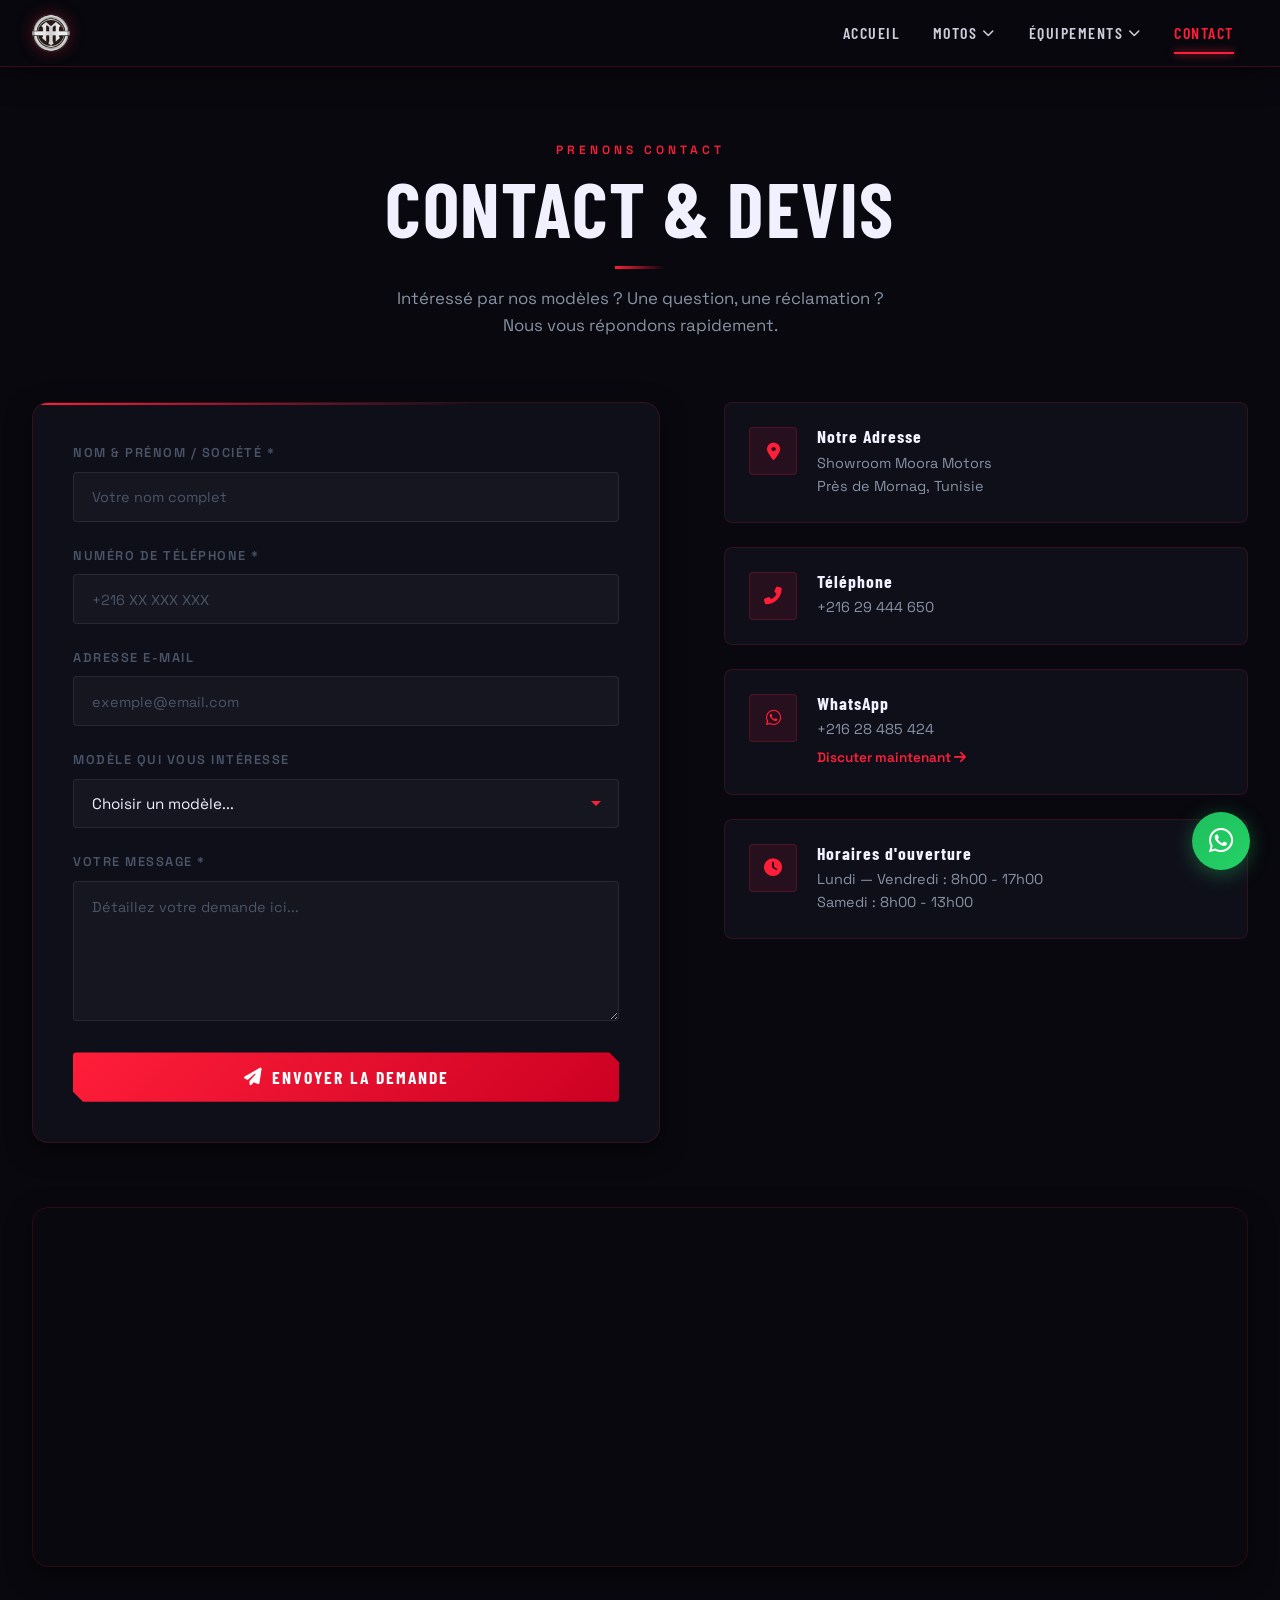
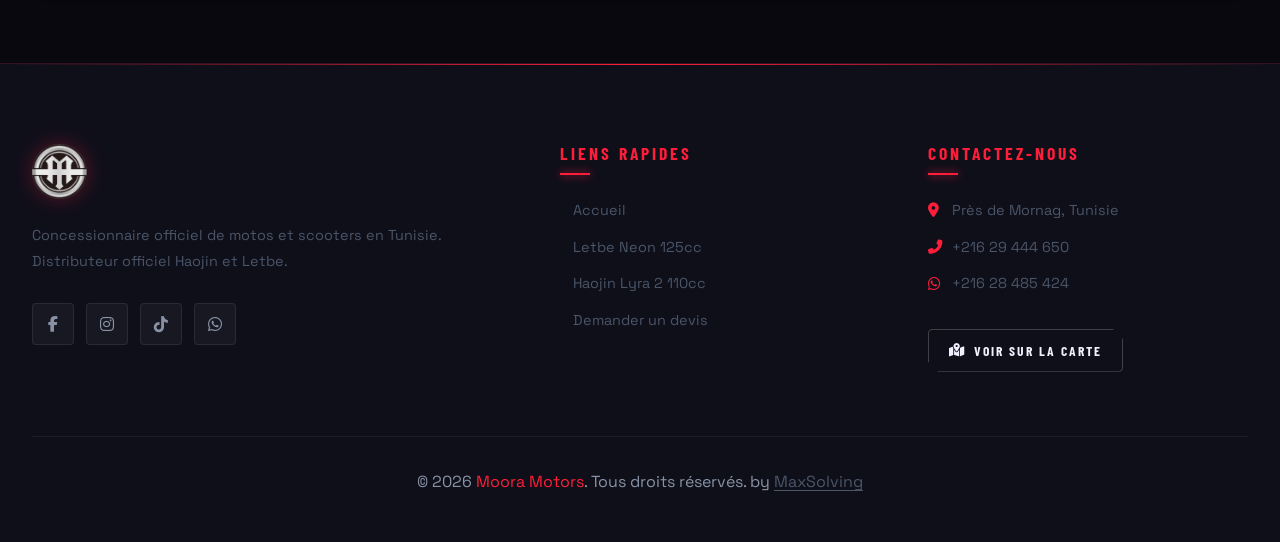
<file: contact.html>
<!DOCTYPE html>
<html lang="fr">
<head>
    <meta charset="UTF-8">
    <meta name="viewport" content="width=device-width, initial-scale=1.0">
    <title>Contact &amp; Devis | Moora Motors Tunisie</title>
    <meta name="description" content="Contactez Moora Motors pour toute demande d'information ou pour obtenir un devis pour nos motos et scooters en Tunisie.">

    <link rel="preconnect" href="https://fonts.googleapis.com">
    <link rel="preconnect" href="https://fonts.gstatic.com" crossorigin>
    <link href="https://fonts.googleapis.com/css2?family=Barlow+Condensed:wght@400;600;700;800&family=Space+Grotesk:wght@400;500;600;700&family=Rajdhani:wght@500;600;700&display=swap" rel="stylesheet">

    <link rel="stylesheet" href="https://cdnjs.cloudflare.com/ajax/libs/font-awesome/6.4.0/css/all.min.css">
    <link href="https://unpkg.com/aos@2.3.1/dist/aos.css" rel="stylesheet">
    <link rel="stylesheet" href="css/page-loader.css">
    <link rel="stylesheet" href="css/style.css">
</head>
<body>

    <!-- ===== NAVBAR ===== -->
    <header class="scrolled">
        <div class="container nav-container">
            <a href="index.html" class="logo">
                <img src="img/logo.png" alt="Moora Motors Logo">
            </a>
            <button class="mobile-toggle" aria-label="Menu"><i class="fas fa-bars"></i></button>
            <nav>
                <ul class="nav-menu">
                    <li class="mobile-close-li" style="display:none;"><button class="mobile-close-btn" aria-label="Fermer"><i class="fas fa-times"></i></button></li>
                    <li><a href="index.html" class="nav-link">Accueil</a></li>
                    <li class="nav-item-dropdown">
                        <a href="#" class="nav-link">Motos <i class="fas fa-chevron-down" style="font-size:0.75em;"></i></a>
                        <ul class="dropdown-content">
                            <li><a href="letbe.html">Letbe Neon 125cc</a></li>
                            <li><a href="haojin.html">Haojin Lyra 2 110cc</a></li>
                        </ul>
                    </li>
                    <li class="nav-item-dropdown">
                        <a href="#" class="nav-link">Équipements <i class="fas fa-chevron-down" style="font-size:0.75em;"></i></a>
                        <ul class="dropdown-content">
                            <li><a href="axor.html">Casques Axor</a></li>
                            <li><a href="vega.html">Casques Vega</a></li>
                            <li><a href="putoline.html">Huiles Putoline</a></li>
                            <li><a href="eurogrip.html">Pneus Eurogrip</a></li>
                        </ul>
                    </li>
                    <li><a href="contact.html" class="nav-link active">Contact</a></li>
                </ul>
            </nav>
        </div>
    </header>

    <!-- ===== CONTACT SECTION ===== -->
    <main class="contact-section">
        <div class="container">
            <h1 class="section-title" data-label="Prenons Contact" data-aos="fade-up">Contact &amp; Devis</h1>
            <p class="section-subtitle" data-aos="fade-up" data-aos-delay="100">
                Intéressé par nos modèles ? Une question, une réclamation ? <br>Nous vous répondons rapidement.
            </p>

            <div class="contact-grid">

                <!-- Form -->
                <div class="contact-form" data-aos="fade-right" data-aos-delay="150">
                    <form action="#" method="POST" id="devisForm">
                        <div class="form-group">
                            <label for="nom">Nom &amp; Prénom / Société *</label>
                            <input type="text" id="nom" name="nom" class="form-control" required placeholder="Votre nom complet">
                        </div>

                        <div class="form-group">
                            <label for="telephone">Numéro de téléphone *</label>
                            <input type="tel" id="telephone" name="telephone" class="form-control" required placeholder="+216 XX XXX XXX">
                        </div>

                        <div class="form-group">
                            <label for="email">Adresse E-mail</label>
                            <input type="email" id="email" name="email" class="form-control" placeholder="exemple@email.com">
                        </div>

                        <div class="form-group">
                            <label for="modele">Modèle qui vous intéresse</label>
                            <select id="modele" name="modele" class="form-control">
                                <option value="">Choisir un modèle...</option>
                                <option value="Letbe Neon">Letbe Neon 125cc — 5 900 DT</option>
                                <option value="Haojin Lyra">Haojin Lyra 2 110cc — 3 700 DT</option>
                                <option value="Autre">Demande Générale</option>
                            </select>
                        </div>

                        <div class="form-group">
                            <label for="message">Votre Message *</label>
                            <textarea id="message" name="message" class="form-control" required placeholder="Détaillez votre demande ici..."></textarea>
                        </div>

                        <button type="submit" class="btn btn-primary" style="width:100%; justify-content:center; font-size:1.1rem;">
                            <i class="fas fa-paper-plane"></i> Envoyer la demande
                        </button>
                    </form>
                </div>

                <!-- Contact Details -->
                <div class="contact-details" data-aos="fade-left" data-aos-delay="200">
                    <div class="contact-info">
                        <div class="info-item">
                            <div class="info-icon"><i class="fas fa-map-marker-alt"></i></div>
                            <div class="info-content">
                                <h3>Notre Adresse</h3>
                                <p>Showroom Moora Motors<br>Près de Mornag, Tunisie</p>
                            </div>
                        </div>

                        <div class="info-item">
                            <div class="info-icon"><i class="fas fa-phone-alt"></i></div>
                            <div class="info-content">
                                <h3>Téléphone</h3>
                                <p>+216 29 444 650</p>
                            </div>
                        </div>

                        <div class="info-item">
                            <div class="info-icon"><i class="fab fa-whatsapp"></i></div>
                            <div class="info-content">
                                <h3>WhatsApp</h3>
                                <p>+216 28 485 424</p>
                                <a href="https://wa.me/21628485424" target="_blank">
                                    Discuter maintenant <i class="fas fa-arrow-right"></i>
                                </a>
                            </div>
                        </div>

                        <div class="info-item">
                            <div class="info-icon"><i class="fas fa-clock"></i></div>
                            <div class="info-content">
                                <h3>Horaires d'ouverture</h3>
                                <p>Lundi — Vendredi : 8h00 - 17h00<br>Samedi : 8h00 - 13h00</p>
                            </div>
                        </div>
                    </div>
                </div>

            </div>

            <!-- Google Map -->
            <div class="map-container" data-aos="fade-up" data-aos-delay="300">
                <iframe
                    src="https://www.google.com/maps/embed?pb=!1m18!1m12!1m3!1d102377.92384752678!2d10.1555!3d36.6788!2m3!1f0!2f0!3f0!3m2!1i1024!2i768!4f13.1!3m3!1m2!1s0x12fd35fb2912a7eb%3A0xc68e31a0e0e0a!2sMornag!5e0!3m2!1sfr!2stn!4v1700000000000!5m2!1sfr!2stn"
                    allowfullscreen=""
                    loading="lazy"
                    referrerpolicy="no-referrer-when-downgrade"
                    title="Localisation Moora Motors">
                </iframe>
            </div>
        </div>
    </main>

    <!-- ===== FLOATING WHATSAPP ===== -->
    <a href="https://wa.me/21628485424" class="floating-whatsapp" target="_blank" rel="noopener noreferrer" aria-label="WhatsApp">
        <i class="fab fa-whatsapp"></i>
    </a>

    <!-- ===== FOOTER ===== -->
    <footer>
        <div class="container">
            <div class="footer-grid">
                <div class="footer-col">
                    <img src="img/logo.png" alt="Moora Motors" class="footer-logo">
                    <p>Concessionnaire officiel de motos et scooters en Tunisie. Distributeur officiel Haojin et Letbe.</p>
                    <div class="social-links">
                        <a href="https://www.facebook.com/profile.php?id=61573713938458" target="_blank" aria-label="Facebook"><i class="fab fa-facebook-f"></i></a>
                        <a href="https://www.instagram.com/moora_motors_tn/" target="_blank" aria-label="Instagram"><i class="fab fa-instagram"></i></a>
                        <a href="https://www.tiktok.com/@letbe.haojin.moora" target="_blank" aria-label="TikTok"><i class="fab fa-tiktok"></i></a>
                        <a href="https://wa.me/21628485424" target="_blank" aria-label="WhatsApp"><i class="fab fa-whatsapp"></i></a>
                    </div>
                </div>
                <div class="footer-col">
                    <h4>Liens Rapides</h4>
                    <ul class="footer-links">
                        <li><a href="index.html">Accueil</a></li>
                        <li><a href="letbe.html">Letbe Neon 125cc</a></li>
                        <li><a href="haojin.html">Haojin Lyra 2 110cc</a></li>
                        <li><a href="contact.html">Demander un devis</a></li>
                    </ul>
                </div>
                <div class="footer-col">
                    <h4>Contactez-nous</h4>
                    <ul class="footer-links">
                        <li><i class="fas fa-map-marker-alt"></i> Près de Mornag, Tunisie</li>
                        <li><i class="fas fa-phone-alt"></i> +216 29 444 650</li>
                        <li><i class="fab fa-whatsapp"></i> +216 28 485 424</li>
                    </ul>
                    <a href="https://maps.app.goo.gl/ArsnfAQrcef8inCbA?g_st=ac" target="_blank" class="btn btn-secondary" style="margin-top:1.25rem; font-size:0.85rem; padding:0.6rem 1.25rem;">
                        <i class="fas fa-map-marked-alt"></i> Voir sur la carte
                    </a>
                </div>
            </div>
            <div class="footer-bottom">
                <p>&copy; 2026 <span>Moora Motors</span>. Tous droits réservés. by <a href="https://maxsolving.com/" target="_blank" rel="noopener noreferrer" style="color:var(--text-muted);text-decoration:underline;text-underline-offset:3px;transition:color 0.2s;" onmouseover="this.style.color='var(--accent-primary)'" onmouseout="this.style.color='var(--text-muted)'">MaxSolving</a></p>
            </div>
        </div>
    </footer>

    <script src="https://unpkg.com/aos@2.3.1/dist/aos.js"></script>
    <script src="js/page-loader.js"></script>
    <script src="js/main.js"></script>
    <script>
        document.getElementById('devisForm').addEventListener('submit', function(e) {
            e.preventDefault();
            const btn = this.querySelector('button[type="submit"]');
            btn.innerHTML = '<i class="fas fa-check-circle"></i> Demande envoyée !';
            btn.style.background = 'linear-gradient(135deg, #00C853, #00A040)';
            btn.style.boxShadow = '0 4px 20px rgba(0, 200, 83, 0.4)';
            setTimeout(() => {
                btn.innerHTML = '<i class="fas fa-paper-plane"></i> Envoyer la demande';
                btn.style.background = '';
                btn.style.boxShadow = '';
                this.reset();
            }, 3500);
        });
    </script>
</body>
</html>
</file>
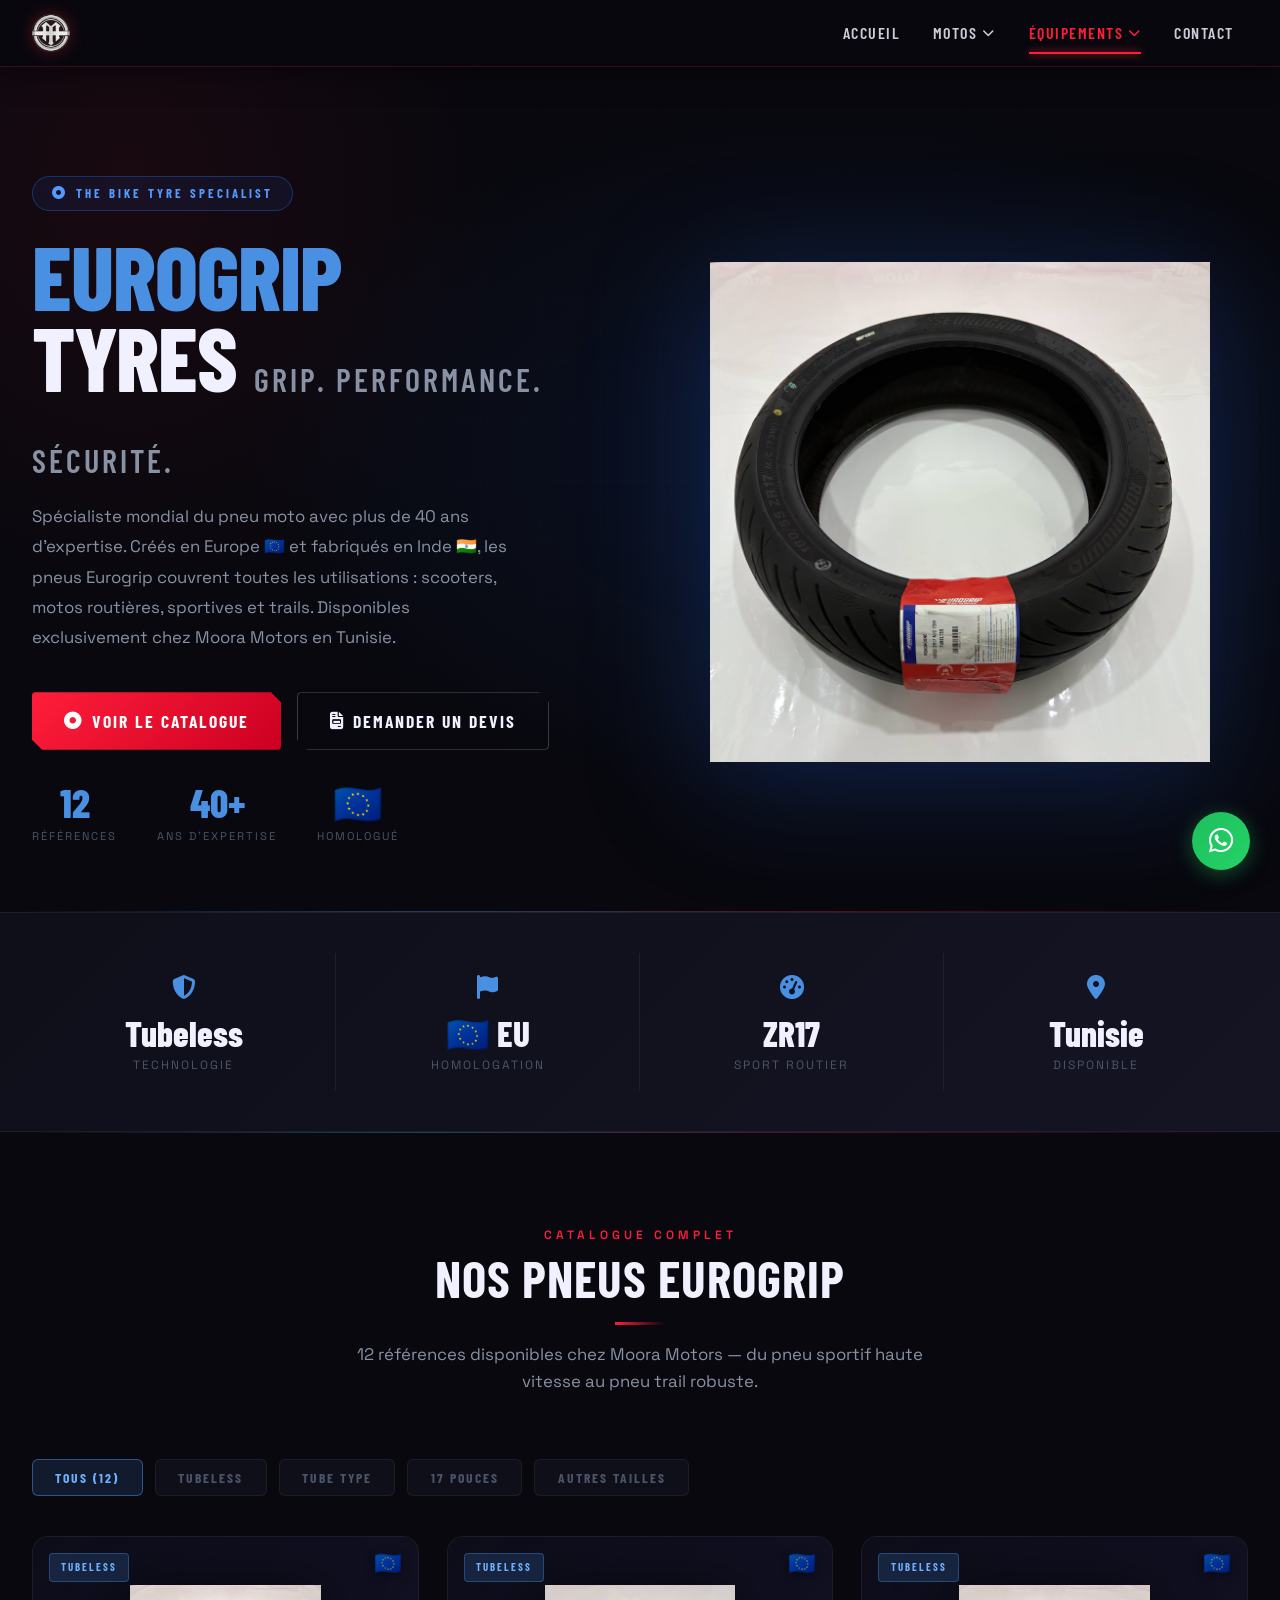
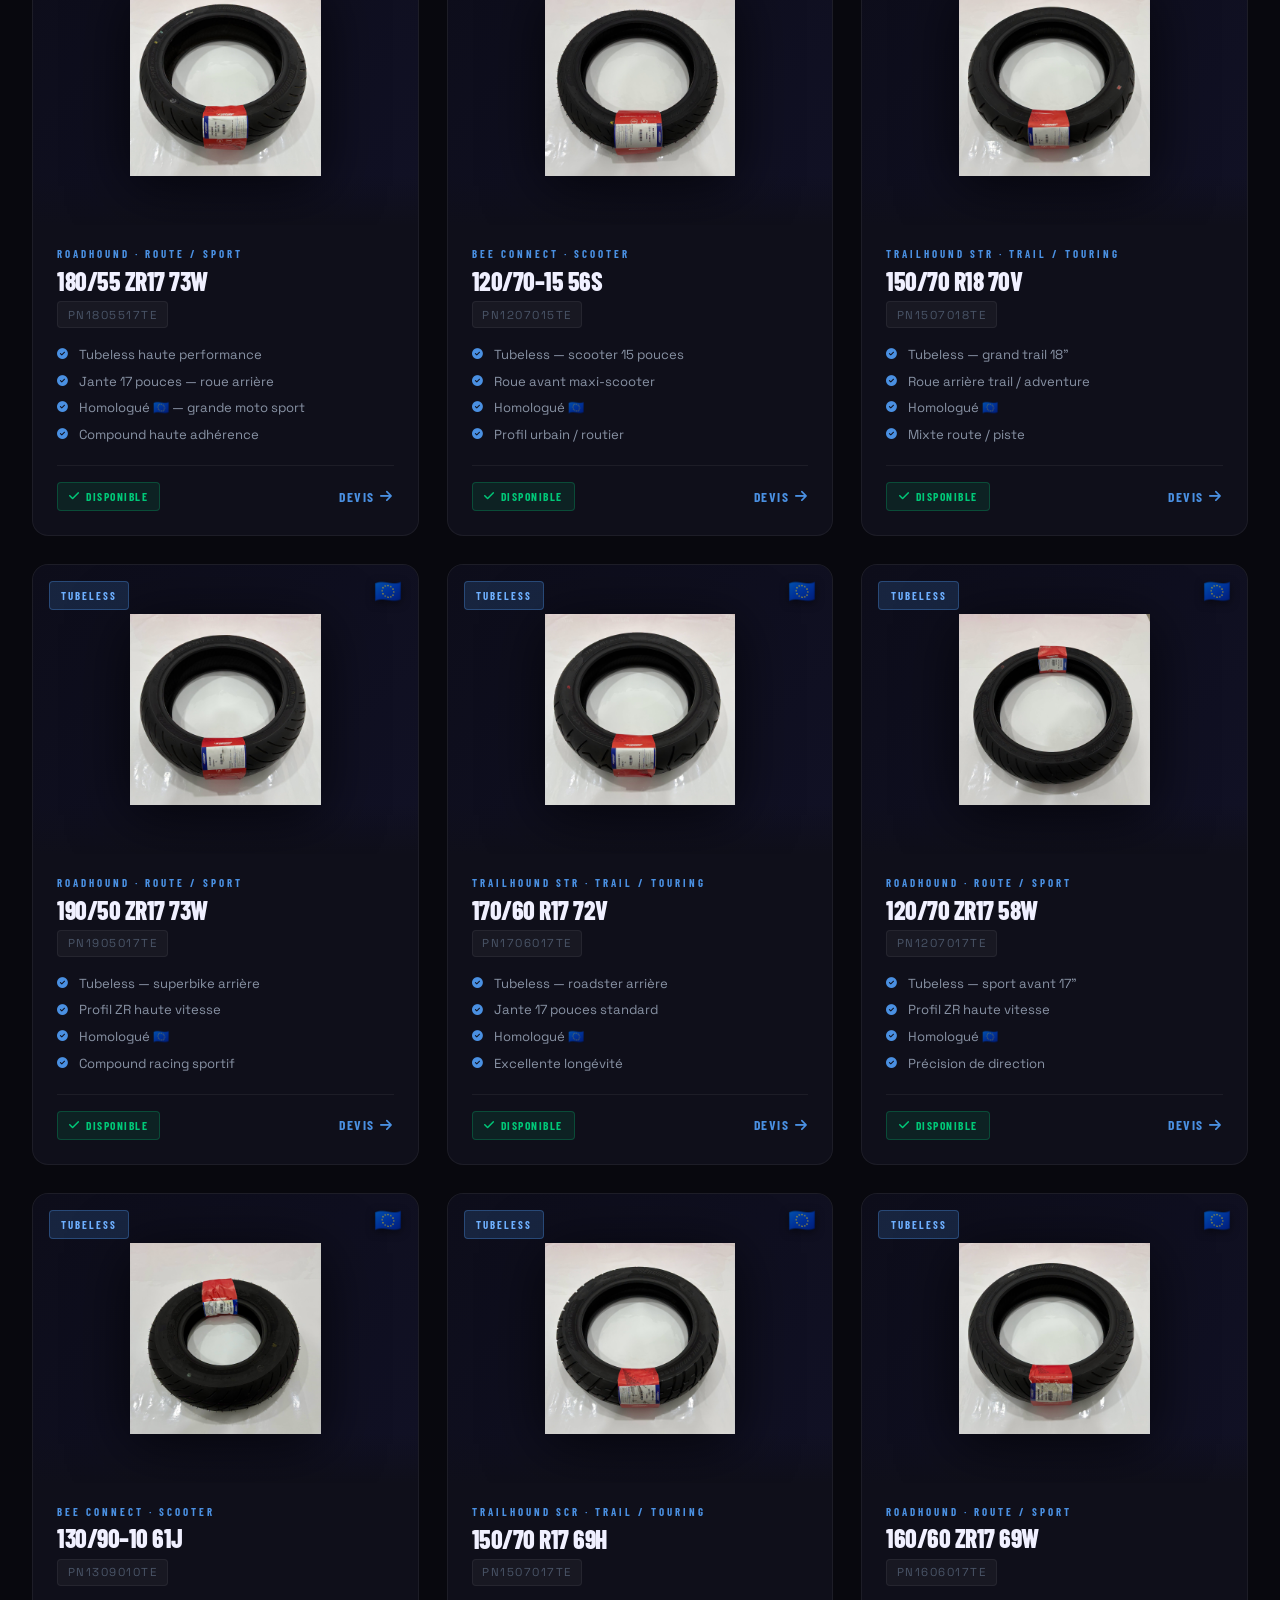
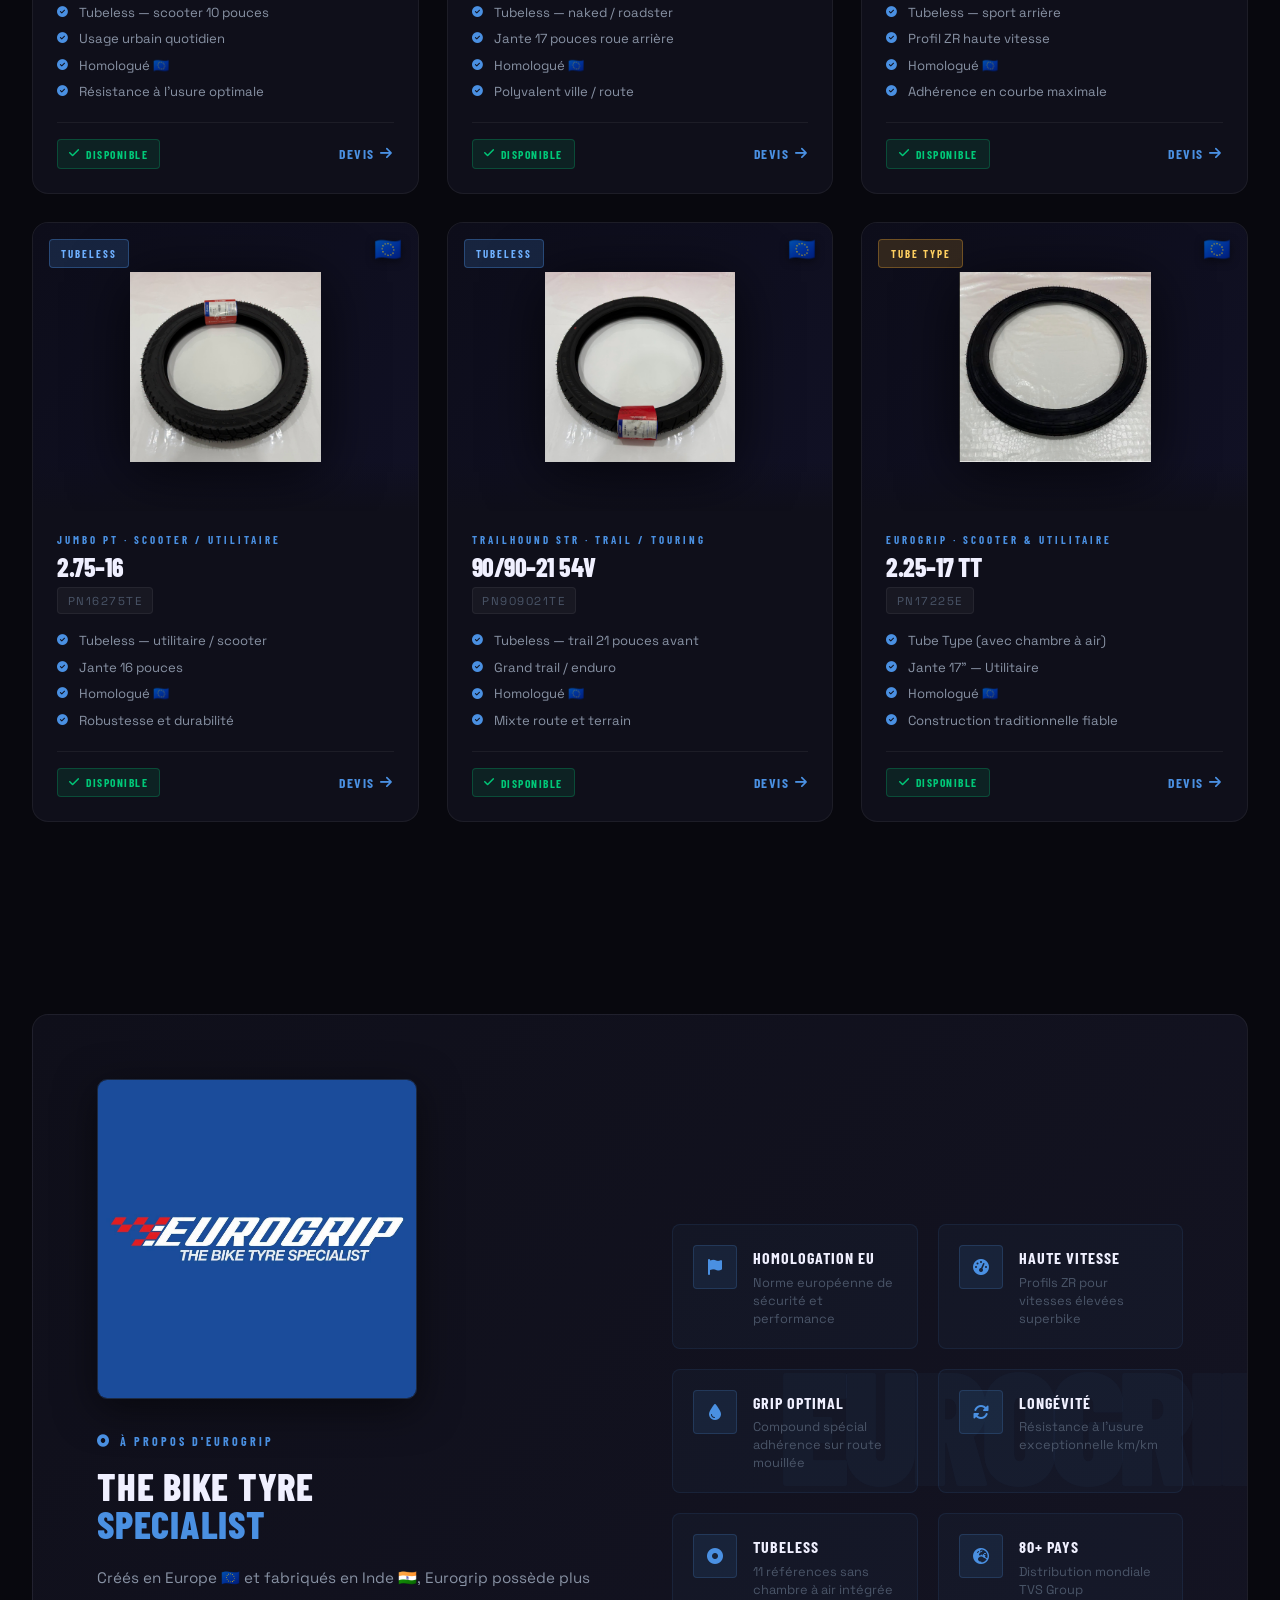
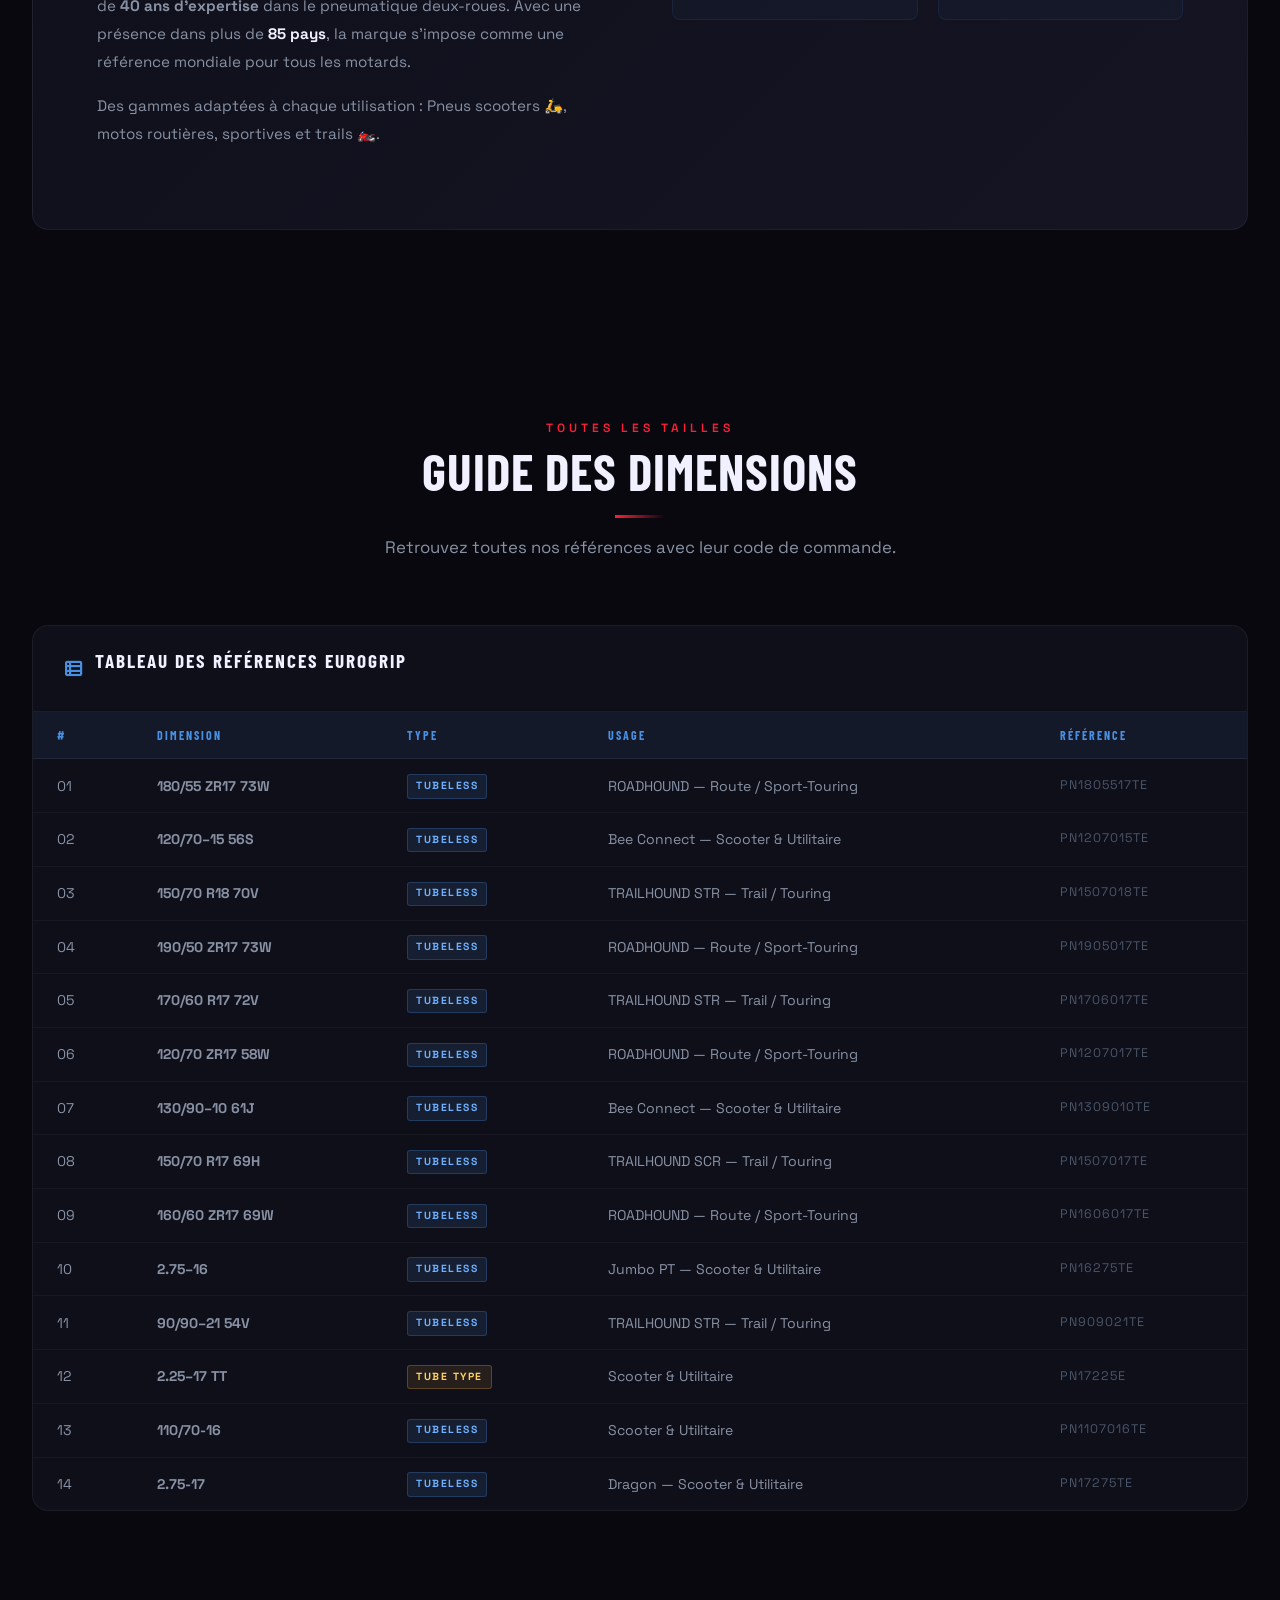
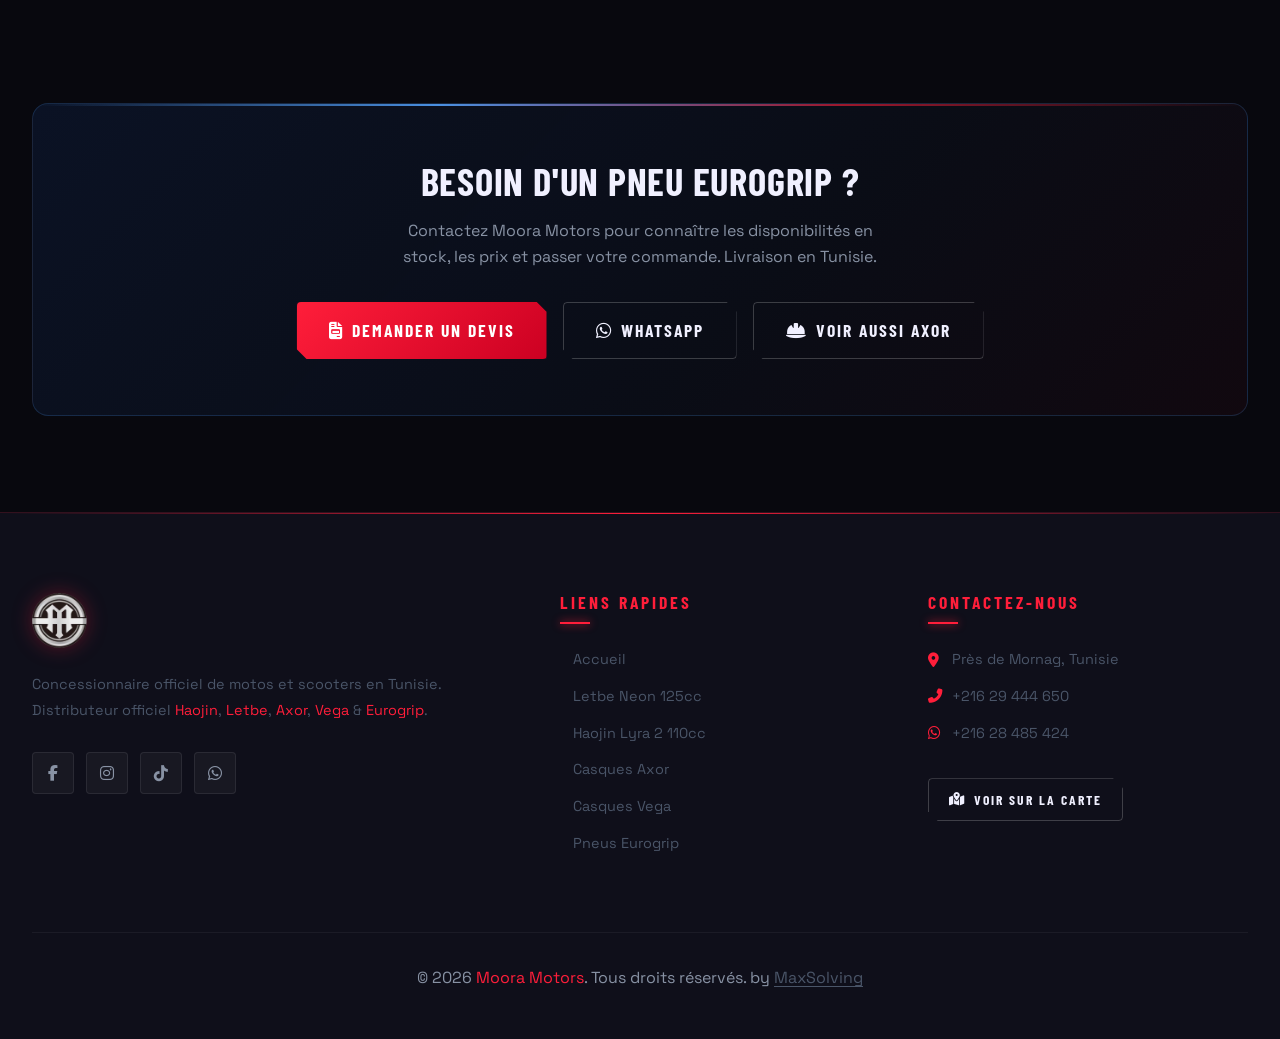
<file: eurogrip.html>
<!DOCTYPE html>
<html lang="fr">
<head>
    <meta charset="UTF-8">
    <meta name="viewport" content="width=device-width, initial-scale=1.0">
    <title>Pneus Eurogrip — The Bike Tyre Specialist | Moora Motors Tunisie</title>
    <meta name="description" content="Découvrez la gamme complète de pneus Eurogrip disponibles chez Moora Motors en Tunisie. 12 références de pneus moto tubeless et tube type pour toutes les cylindrées.">

    <link rel="preconnect" href="https://fonts.googleapis.com">
    <link rel="preconnect" href="https://fonts.gstatic.com" crossorigin>
    <link href="https://fonts.googleapis.com/css2?family=Barlow+Condensed:wght@400;600;700;800&family=Space+Grotesk:wght@400;500;600;700&family=Rajdhani:wght@500;600;700&display=swap" rel="stylesheet">

    <link rel="stylesheet" href="https://cdnjs.cloudflare.com/ajax/libs/font-awesome/6.4.0/css/all.min.css">
    <link href="https://unpkg.com/aos@2.3.1/dist/aos.css" rel="stylesheet">
    <link rel="stylesheet" href="css/page-loader.css">
    <link rel="stylesheet" href="css/style.css">

    <style>
        /* ===== EUROGRIP PAGE — CYBER DARK DESIGN ===== */

        /* ── Hero ───────────────────────────────────── */
        .eg-hero {
            min-height: 100vh;
            background: var(--bg-primary);
            display: flex;
            align-items: center;
            position: relative;
            overflow: hidden;
            padding-top: 80px;
        }

        /* Eurogrip signature blue glow */
        .eg-hero::before {
            content: '';
            position: absolute;
            inset: 0;
            background:
                radial-gradient(ellipse 70% 60% at 65% 50%, rgba(30, 90, 200, 0.13) 0%, transparent 65%),
                radial-gradient(ellipse 50% 80% at 10% 20%, rgba(255, 30, 58, 0.07) 0%, transparent 60%);
        }

        /* Grid lines */
        .eg-hero::after {
            content: '';
            position: absolute;
            inset: 0;
            background-image:
                linear-gradient(rgba(30, 90, 200, 0.04) 1px, transparent 1px),
                linear-gradient(90deg, rgba(30, 90, 200, 0.04) 1px, transparent 1px);
            background-size: 60px 60px;
            mask-image: radial-gradient(ellipse at center, black 0%, transparent 75%);
        }

        .eg-hero-inner {
            position: relative;
            z-index: 2;
            display: grid;
            grid-template-columns: 1fr 1fr;
            gap: 4rem;
            align-items: center;
            padding: 6rem 0 4rem;
        }

        .eg-hero-badge {
            display: inline-flex;
            align-items: center;
            gap: 0.5rem;
            padding: 0.4rem 1.2rem;
            border: 1px solid rgba(30, 90, 200, 0.45);
            border-radius: 999px;
            font-family: 'Barlow Condensed', sans-serif;
            font-size: 0.8rem;
            font-weight: 700;
            letter-spacing: 3px;
            text-transform: uppercase;
            color: #5599FF;
            margin-bottom: 1.5rem;
            background: rgba(30, 90, 200, 0.1);
        }

        .eg-hero-title {
            font-size: clamp(3.5rem, 7vw, 6.5rem);
            font-family: 'Barlow Condensed', sans-serif;
            font-weight: 800;
            text-transform: uppercase;
            line-height: 0.9;
            margin-bottom: 1.5rem;
            letter-spacing: -1px;
        }

        .eg-hero-title .brand-blue {
            color: #4A90E2;
            display: block;
        }

        .eg-hero-title .brand-sub {
            font-size: clamp(1.4rem, 2.5vw, 2rem);
            color: var(--text-secondary);
            font-weight: 600;
            letter-spacing: 3px;
        }

        .eg-hero-desc {
            font-size: 1.05rem;
            color: var(--text-secondary);
            line-height: 1.8;
            margin-bottom: 2.5rem;
            max-width: 480px;
        }

        .eg-hero-stats {
            display: flex;
            gap: 2.5rem;
            margin-top: 2rem;
        }

        .eg-stat-item { text-align: center; }

        .eg-stat-number {
            font-family: 'Barlow Condensed', sans-serif;
            font-size: 2.5rem;
            font-weight: 800;
            color: #4A90E2;
            display: block;
            line-height: 1;
        }

        .eg-stat-label {
            font-size: 0.7rem;
            letter-spacing: 2px;
            text-transform: uppercase;
            color: var(--text-muted);
            margin-top: 0.25rem;
        }

        /* Hero visual — rotating tyre */
        .eg-hero-visual {
            position: relative;
            display: flex;
            align-items: center;
            justify-content: center;
        }

        .eg-hero-tyre-wrap {
            position: relative;
            width: 100%;
            max-width: 500px;
        }

        .eg-hero-tyre-wrap::before {
            content: '';
            position: absolute;
            inset: -20px;
            border-radius: 50%;
            background: radial-gradient(circle, rgba(30, 90, 200, 0.22) 0%, transparent 70%);
            animation: tyreGlow 4s ease-in-out infinite alternate;
        }

        @keyframes tyreGlow {
            from { transform: scale(0.92); opacity: 0.5; }
            to   { transform: scale(1.08); opacity: 1; }
        }

        .eg-hero-tyre-img {
            width: 100%;
            object-fit: contain;
            filter: drop-shadow(0 20px 60px rgba(30, 90, 200, 0.3));
            animation: floatTyre 6s ease-in-out infinite;
        }

        @keyframes floatTyre {
            0%, 100% { transform: translateY(0) rotate(0deg); }
            50%       { transform: translateY(-16px) rotate(1.5deg); }
        }

        /* ── Accent line ─────────────────────────────── */
        .eg-accent-divider {
            width: 100%;
            height: 1px;
            background: linear-gradient(90deg, transparent, rgba(74, 144, 226, 0.4), rgba(255, 30, 58, 0.3), transparent);
            margin: 0;
        }

        /* ── Stats banner ────────────────────────────── */
        .eg-stats-banner {
            background: linear-gradient(135deg, var(--bg-secondary) 0%, var(--bg-tertiary) 100%);
            border-top: 1px solid var(--border-glass);
            border-bottom: 1px solid var(--border-glass);
            padding: 2.5rem 0;
        }

        .eg-stats-banner-inner {
            display: grid;
            grid-template-columns: repeat(4, 1fr);
            gap: 0;
        }

        .eg-banner-stat {
            text-align: center;
            padding: 1rem 2rem;
            border-right: 1px solid var(--border-glass);
            position: relative;
        }

        .eg-banner-stat:last-child { border-right: none; }

        .eg-banner-stat-icon {
            font-size: 1.5rem;
            color: #4A90E2;
            margin-bottom: 0.5rem;
        }

        .eg-banner-stat-num {
            font-family: 'Barlow Condensed', sans-serif;
            font-size: 2.2rem;
            font-weight: 800;
            color: var(--text-primary);
            line-height: 1;
            display: block;
        }

        .eg-banner-stat-label {
            font-size: 0.75rem;
            color: var(--text-muted);
            letter-spacing: 2px;
            text-transform: uppercase;
            margin-top: 0.3rem;
        }

        /* ── Tyre Cards ──────────────────────────────── */
        .tyres-grid {
            display: grid;
            grid-template-columns: repeat(auto-fill, minmax(300px, 1fr));
            gap: 1.75rem;
        }

        .tyre-card {
            background: var(--bg-secondary);
            border: 1px solid var(--border-glass);
            border-radius: var(--radius-lg);
            overflow: hidden;
            transition: var(--transition-med);
            position: relative;
            cursor: pointer;
        }

        .tyre-card::before {
            content: '';
            position: absolute;
            inset: 0;
            background: linear-gradient(135deg, rgba(74, 144, 226, 0.06) 0%, transparent 50%);
            opacity: 0;
            transition: opacity 0.3s ease;
            z-index: 1;
            border-radius: var(--radius-lg);
            pointer-events: none;
        }

        .tyre-card:hover {
            border-color: rgba(74, 144, 226, 0.4);
            transform: translateY(-7px);
            box-shadow: 0 24px 60px rgba(74, 144, 226, 0.15), 0 0 0 1px rgba(74, 144, 226, 0.1);
        }

        .tyre-card:hover::before { opacity: 1; }

        /* Image zone */
        .tyre-card-img-wrap {
            position: relative;
            background: linear-gradient(135deg, #0d0d1a 0%, #111125 100%);
            padding: 2rem;
            aspect-ratio: 4/3;
            display: flex;
            align-items: center;
            justify-content: center;
            overflow: hidden;
        }

        /* Subtle circular glow behind the tyre */
        .tyre-card-img-wrap::before {
            content: '';
            position: absolute;
            width: 200px;
            height: 200px;
            border-radius: 50%;
            background: radial-gradient(circle, rgba(74, 144, 226, 0.15) 0%, transparent 70%);
            animation: cardGlow 3s ease-in-out infinite alternate;
        }

        @keyframes cardGlow {
            from { transform: scale(0.8); opacity: 0.4; }
            to   { transform: scale(1.2); opacity: 0.8; }
        }

        .tyre-card-img-wrap::after {
            content: '';
            position: absolute;
            bottom: 0;
            left: 0;
            right: 0;
            height: 50px;
            background: linear-gradient(to top, var(--bg-secondary), transparent);
        }

        .tyre-card-img {
            width: 85%;
            height: 85%;
            object-fit: contain;
            position: relative;
            z-index: 1;
            transition: transform 0.5s cubic-bezier(0.4, 0, 0.2, 1);
            filter: drop-shadow(0 10px 30px rgba(0, 0, 0, 0.7));
        }

        .tyre-card:hover .tyre-card-img {
            transform: scale(1.1) rotate(3deg);
        }

        /* Badge top-left: type */
        .tyre-type-badge {
            position: absolute;
            top: 1rem;
            left: 1rem;
            z-index: 2;
            font-family: 'Barlow Condensed', sans-serif;
            font-size: 0.68rem;
            font-weight: 700;
            letter-spacing: 2px;
            text-transform: uppercase;
            padding: 0.3rem 0.7rem;
            border-radius: 4px;
        }

        .tyre-type-badge.tubeless {
            background: rgba(74, 144, 226, 0.18);
            border: 1px solid rgba(74, 144, 226, 0.35);
            color: #6EB0FF;
        }

        .tyre-type-badge.tube-type {
            background: rgba(255, 180, 50, 0.15);
            border: 1px solid rgba(255, 180, 50, 0.3);
            color: #FFD060;
        }

        /* EU flag badge top-right */
        .tyre-eu-badge {
            position: absolute;
            top: 1rem;
            right: 1rem;
            z-index: 2;
            font-size: 1.4rem;
            line-height: 1;
            filter: drop-shadow(0 2px 4px rgba(0,0,0,0.5));
        }

        /* Card body */
        .tyre-card-body {
            padding: 1.25rem 1.5rem 1.5rem;
            position: relative;
            z-index: 2;
        }

        .tyre-card-brand {
            font-family: 'Barlow Condensed', sans-serif;
            font-size: 0.68rem;
            font-weight: 700;
            letter-spacing: 3px;
            text-transform: uppercase;
            color: #4A90E2;
            margin-bottom: 0.35rem;
        }

        .tyre-card-size {
            font-family: 'Barlow Condensed', sans-serif;
            font-size: 1.6rem;
            font-weight: 800;
            text-transform: uppercase;
            color: var(--text-primary);
            line-height: 1.05;
            margin-bottom: 0.35rem;
            letter-spacing: -0.5px;
        }

        .tyre-card-ref {
            font-family: 'Space Grotesk', monospace;
            font-size: 0.72rem;
            color: var(--text-muted);
            letter-spacing: 1.5px;
            margin-bottom: 1rem;
            background: rgba(255,255,255,0.04);
            border: 1px solid var(--border-glass);
            padding: 0.2rem 0.6rem;
            border-radius: 4px;
            display: inline-block;
        }

        .tyre-card-specs {
            list-style: none;
            display: flex;
            flex-direction: column;
            gap: 0.35rem;
            margin-bottom: 1.25rem;
        }

        .tyre-card-specs li {
            display: flex;
            align-items: center;
            gap: 0.5rem;
            font-size: 0.82rem;
            color: var(--text-secondary);
        }

        .tyre-card-specs li i {
            color: #4A90E2;
            font-size: 0.68rem;
            width: 14px;
        }

        .tyre-card-footer {
            display: flex;
            align-items: center;
            justify-content: space-between;
            padding-top: 1rem;
            border-top: 1px solid var(--border-glass);
        }

        .tyre-avail-tag {
            display: inline-flex;
            align-items: center;
            gap: 0.35rem;
            font-family: 'Barlow Condensed', sans-serif;
            font-size: 0.72rem;
            font-weight: 700;
            letter-spacing: 1.5px;
            text-transform: uppercase;
            color: #00C878;
            background: rgba(0, 200, 120, 0.1);
            border: 1px solid rgba(0, 200, 120, 0.25);
            padding: 0.28rem 0.7rem;
            border-radius: 4px;
        }

        .tyre-card-cta {
            font-family: 'Barlow Condensed', sans-serif;
            font-size: 0.85rem;
            font-weight: 700;
            letter-spacing: 1.5px;
            text-transform: uppercase;
            color: #4A90E2;
            display: flex;
            align-items: center;
            gap: 0.35rem;
            transition: gap 0.2s ease;
        }

        .tyre-card-cta:hover { gap: 0.6rem; }

        /* ── Filter bar ──────────────────────────────── */
        .filter-bar {
            display: flex;
            gap: 0.75rem;
            margin-bottom: 2.5rem;
            flex-wrap: wrap;
        }

        .filter-btn {
            font-family: 'Barlow Condensed', sans-serif;
            font-size: 0.85rem;
            font-weight: 700;
            letter-spacing: 2px;
            text-transform: uppercase;
            padding: 0.55rem 1.4rem;
            border-radius: 6px;
            border: 1px solid var(--border-glass);
            background: var(--bg-secondary);
            color: var(--text-muted);
            cursor: pointer;
            transition: all 0.25s ease;
        }

        .filter-btn:hover {
            border-color: rgba(74, 144, 226, 0.4);
            color: #6EB0FF;
            background: rgba(74, 144, 226, 0.06);
        }

        .filter-btn.active {
            background: rgba(74, 144, 226, 0.15);
            border-color: rgba(74, 144, 226, 0.5);
            color: #6EB0FF;
        }

        /* ── Brand Story ─────────────────────────────── */
        .eg-brand-story {
            background: linear-gradient(135deg, var(--bg-secondary) 0%, var(--bg-tertiary) 100%);
            border: 1px solid var(--border-glass);
            border-radius: var(--radius-lg);
            padding: 4rem;
            position: relative;
            overflow: hidden;
        }

        .eg-brand-story::before {
            content: 'EUROGRIP';
            position: absolute;
            right: -40px;
            top: 50%;
            transform: translateY(-50%);
            font-family: 'Barlow Condensed', sans-serif;
            font-size: 10rem;
            font-weight: 900;
            color: rgba(74, 144, 226, 0.04);
            letter-spacing: -8px;
            pointer-events: none;
            line-height: 1;
            white-space: nowrap;
        }

        .eg-brand-inner {
            display: grid;
            grid-template-columns: 1fr 1fr;
            gap: 4rem;
            align-items: center;
            position: relative;
            z-index: 2;
        }

        .eg-brand-logo-img {
            width: 100%;
            max-width: 320px;
            border-radius: 10px;
            box-shadow: 0 10px 40px rgba(0, 0, 0, 0.5);
            border: 1px solid rgba(74, 144, 226, 0.2);
            margin-bottom: 1.75rem;
        }

        .eg-brand-title {
            font-size: clamp(1.8rem, 3vw, 2.8rem);
            font-family: 'Barlow Condensed', sans-serif;
            font-weight: 800;
            text-transform: uppercase;
            margin-bottom: 1.25rem;
            line-height: 1;
        }

        .eg-brand-title span { color: #4A90E2; }

        .eg-brand-text {
            font-size: 0.95rem;
            line-height: 1.85;
            color: var(--text-secondary);
            margin-bottom: 1rem;
        }

        .eg-features-grid {
            display: grid;
            grid-template-columns: 1fr 1fr;
            gap: 1.25rem;
        }

        .eg-feature-item {
            display: flex;
            align-items: flex-start;
            gap: 1rem;
            padding: 1.25rem;
            background: rgba(74, 144, 226, 0.04);
            border: 1px solid rgba(74, 144, 226, 0.1);
            border-radius: var(--radius-md);
            transition: var(--transition-fast);
        }

        .eg-feature-item:hover {
            background: rgba(74, 144, 226, 0.09);
            border-color: rgba(74, 144, 226, 0.25);
        }

        .eg-feature-icon {
            width: 44px;
            height: 44px;
            background: rgba(74, 144, 226, 0.1);
            border: 1px solid rgba(74, 144, 226, 0.2);
            border-radius: var(--radius-sm);
            display: flex;
            align-items: center;
            justify-content: center;
            color: #4A90E2;
            font-size: 1rem;
            flex-shrink: 0;
        }

        .eg-feature-label {
            font-family: 'Barlow Condensed', sans-serif;
            font-size: 1rem;
            font-weight: 700;
            text-transform: uppercase;
            letter-spacing: 1px;
            color: var(--text-primary);
            margin-bottom: 0.2rem;
        }

        .eg-feature-sub {
            font-size: 0.8rem;
            color: var(--text-muted);
            line-height: 1.4;
        }

        /* ── Size guide table ────────────────────────── */
        .size-guide-wrap {
            background: var(--bg-secondary);
            border: 1px solid var(--border-glass);
            border-radius: var(--radius-lg);
            overflow: hidden;
        }

        /* Scrollable container for the table on mobile */
        .size-table-scroll {
            overflow-x: auto;
            -webkit-overflow-scrolling: touch;
            /* Show subtle scrollbar on webkit */
            scrollbar-width: thin;
            scrollbar-color: rgba(74, 144, 226, 0.35) transparent;
        }

        .size-table-scroll::-webkit-scrollbar {
            height: 4px;
        }
        .size-table-scroll::-webkit-scrollbar-track {
            background: transparent;
        }
        .size-table-scroll::-webkit-scrollbar-thumb {
            background: rgba(74, 144, 226, 0.4);
            border-radius: 2px;
        }

        /* Swipe hint badge shown only on mobile */
        .table-scroll-hint {
            display: none;
            align-items: center;
            gap: 0.4rem;
            font-size: 0.72rem;
            color: var(--text-muted);
            letter-spacing: 1.5px;
            text-transform: uppercase;
            font-family: 'Barlow Condensed', sans-serif;
            padding: 0.6rem 1.5rem;
            border-bottom: 1px solid var(--border-glass);
            background: rgba(74, 144, 226, 0.04);
        }
        .table-scroll-hint i { color: #4A90E2; font-size: 0.85rem; }

        .size-guide-header {
            padding: 1.5rem 2rem;
            border-bottom: 1px solid var(--border-glass);
            display: flex;
            align-items: center;
            gap: 0.75rem;
        }

        .size-guide-header i { color: #4A90E2; font-size: 1.1rem; }

        .size-guide-header h3 {
            font-family: 'Barlow Condensed', sans-serif;
            font-size: 1.2rem;
            font-weight: 700;
            text-transform: uppercase;
            letter-spacing: 2px;
        }

        .size-table {
            width: 100%;
            border-collapse: collapse;
        }

        .size-table th {
            background: rgba(74, 144, 226, 0.08);
            border-bottom: 1px solid var(--border-glass);
            padding: 0.85rem 1.5rem;
            text-align: left;
            font-family: 'Barlow Condensed', sans-serif;
            font-size: 0.75rem;
            font-weight: 700;
            letter-spacing: 2px;
            text-transform: uppercase;
            color: #4A90E2;
        }

        .size-table td {
            padding: 0.85rem 1.5rem;
            border-bottom: 1px solid rgba(255,255,255,0.04);
            font-size: 0.88rem;
            color: var(--text-secondary);
        }

        .size-table tr:last-child td { border-bottom: none; }

        .size-table tr:hover td {
            background: rgba(74, 144, 226, 0.04);
            color: var(--text-primary);
        }

        .size-table .ref-mono {
            font-family: 'Space Grotesk', monospace;
            font-size: 0.78rem;
            color: var(--text-muted);
            letter-spacing: 1px;
        }

        .size-table .type-pill {
            display: inline-block;
            font-size: 0.65rem;
            font-weight: 700;
            letter-spacing: 1.5px;
            text-transform: uppercase;
            padding: 0.18rem 0.5rem;
            border-radius: 3px;
        }

        .size-table .type-pill.tl {
            background: rgba(74, 144, 226, 0.12);
            border: 1px solid rgba(74, 144, 226, 0.25);
            color: #6EB0FF;
        }

        .size-table .type-pill.tt {
            background: rgba(255, 180, 50, 0.1);
            border: 1px solid rgba(255, 180, 50, 0.25);
            color: #FFD060;
        }

        /* ── CTA Banner ──────────────────────────────── */
        .eg-cta-banner {
            background: linear-gradient(135deg, rgba(30, 90, 200, 0.12) 0%, rgba(74, 144, 226, 0.04) 60%, rgba(255, 30, 58, 0.04) 100%);
            border: 1px solid rgba(74, 144, 226, 0.2);
            border-radius: var(--radius-lg);
            padding: 3.5rem;
            text-align: center;
            position: relative;
            overflow: hidden;
        }

        .eg-cta-banner::before {
            content: '';
            position: absolute;
            top: 0;
            left: 0;
            right: 0;
            height: 2px;
            background: linear-gradient(90deg, transparent, #4A90E2, rgba(255,30,58,0.6), transparent);
        }

        .eg-cta-banner h2 {
            font-size: clamp(1.8rem, 3vw, 2.5rem);
            margin-bottom: 1rem;
        }

        .eg-cta-banner p {
            max-width: 500px;
            margin: 0 auto 2rem;
            font-size: 1rem;
            color: var(--text-secondary);
        }

        .cta-btn-group {
            display: flex;
            gap: 1rem;
            justify-content: center;
            flex-wrap: wrap;
        }

        /* ── Responsive ──────────────────────────────── */
        @media (max-width: 992px) {
            .eg-hero-inner { grid-template-columns: 1fr; text-align: center; }
            .eg-hero-desc  { max-width: 100%; margin-left: auto; margin-right: auto; }
            .eg-hero-stats { justify-content: center; }
            .eg-hero-visual { display: none; }
            .eg-stats-banner-inner { grid-template-columns: repeat(2, 1fr); }
            .eg-brand-inner { grid-template-columns: 1fr; }
            .eg-brand-story { padding: 2.5rem; }
        }

        @media (max-width: 768px) {
            .tyres-grid { grid-template-columns: repeat(auto-fill, minmax(260px, 1fr)); }
            .eg-stats-banner-inner { grid-template-columns: repeat(2, 1fr); }
            .eg-features-grid { grid-template-columns: 1fr; }
            .eg-cta-banner { padding: 2.5rem 1.5rem; }
            .size-table th, .size-table td { padding: 0.7rem 1rem; }

            /* ── Brand story : pleine largeur, collée aux bords ── */
            .eg-brand-story {
                /* Annule le padding du container parent */
                margin-left: calc(-1 * var(--container-padding, 1.25rem));
                margin-right: calc(-1 * var(--container-padding, 1.25rem));
                border-radius: 0;
                border-left: none;
                border-right: none;
                padding: 2rem 1.25rem;
            }

            /* ── Tableau : scroll horizontal avec hint ── */
            .table-scroll-hint { display: flex; }
            .size-guide-wrap {
                /* Casse les bords pour pleine largeur */
                margin-left: calc(-1 * var(--container-padding, 1.25rem));
                margin-right: calc(-1 * var(--container-padding, 1.25rem));
                border-radius: 0;
                border-left: none;
                border-right: none;
            }
            .size-table {
                min-width: 560px; /* force le scroll horizontal */
            }
            .size-table th, .size-table td {
                padding: 0.7rem 1rem;
                white-space: nowrap;
            }
        }

        @media (max-width: 480px) {
            .eg-stats-banner-inner { grid-template-columns: 1fr 1fr; }
            .eg-banner-stat { padding: 0.75rem 1rem; }
            .eg-brand-story { padding: 1.75rem 1rem; }
        }
    </style>
</head>
<body>

    <!-- ===== NAVBAR ===== -->
    <header class="scrolled">
        <div class="container nav-container">
            <a href="index.html" class="logo">
                <img src="img/logo.png" alt="Moora Motors Logo">
            </a>
            <button class="mobile-toggle" aria-label="Menu"><i class="fas fa-bars"></i></button>
            <nav>
                <ul class="nav-menu">
                    <li class="mobile-close-li" style="display:none;"><button class="mobile-close-btn" aria-label="Fermer"><i class="fas fa-times"></i></button></li>
                    <li><a href="index.html" class="nav-link">Accueil</a></li>
                    <li class="nav-item-dropdown">
                        <a href="#" class="nav-link">Motos <i class="fas fa-chevron-down" style="font-size:0.75em;"></i></a>
                        <ul class="dropdown-content">
                            <li><a href="letbe.html">Letbe Neon 125cc</a></li>
                            <li><a href="haojin.html">Haojin Lyra 2 110cc</a></li>
                        </ul>
                    </li>
                    <li class="nav-item-dropdown">
                        <a href="#" class="nav-link active">Équipements <i class="fas fa-chevron-down" style="font-size:0.75em;"></i></a>
                        <ul class="dropdown-content">
                            <li><a href="axor.html">Casques Axor</a></li>
                            <li><a href="vega.html">Casques Vega</a></li>
                            <li><a href="putoline.html">Huiles Putoline</a></li>
                            <li><a href="eurogrip.html">Pneus Eurogrip</a></li>
                        </ul>
                    </li>
                    <li><a href="contact.html" class="nav-link">Contact</a></li>
                </ul>
            </nav>
        </div>
    </header>

    <main>

        <!-- ===== HERO ===== -->
        <section class="eg-hero">
            <div class="container">
                <div class="eg-hero-inner">
                    <div class="eg-hero-content" data-aos="fade-right">
                        <div class="eg-hero-badge">
                            <i class="fas fa-circle-dot"></i>
                            The Bike Tyre Specialist
                        </div>
                        <h1 class="eg-hero-title">
                            <span class="brand-blue">EUROGRIP</span>
                            <span>TYRES</span>
                            <span class="brand-sub">Grip. Performance. Sécurité.</span>
                        </h1>
                        <p class="eg-hero-desc">
                            Spécialiste mondial du pneu moto avec plus de 40 ans d'expertise. Créés en Europe 🇪🇺 et fabriqués en Inde 🇮🇳, les pneus Eurogrip couvrent toutes les utilisations : scooters, motos routières, sportives et trails. Disponibles exclusivement chez Moora Motors en Tunisie.
                        </p>
                        <div style="display:flex; gap:1rem; flex-wrap:wrap;">
                            <a href="#catalogue" class="btn btn-primary">
                                <i class="fas fa-circle-dot"></i> Voir le catalogue
                            </a>
                            <a href="contact.html" class="btn btn-secondary">
                                <i class="fas fa-file-invoice"></i> Demander un devis
                            </a>
                        </div>
                        <div class="eg-hero-stats">
                            <div class="eg-stat-item">
                                <span class="eg-stat-number">12</span>
                                <span class="eg-stat-label">Références</span>
                            </div>
                            <div class="eg-stat-item">
                                <span class="eg-stat-number">40+</span>
                                <span class="eg-stat-label">Ans d'expertise</span>
                            </div>
                            <div class="eg-stat-item">
                                <span class="eg-stat-number">🇪🇺</span>
                                <span class="eg-stat-label">Homologué</span>
                            </div>
                        </div>
                    </div>
                    <div class="eg-hero-visual" data-aos="fade-left" data-aos-delay="200">
                        <div class="eg-hero-tyre-wrap">
                            <img class="eg-hero-tyre-img"
                                 src="img/pneu/eg1.jpeg"
                                 alt="Pneu Eurogrip 180/55ZR17 — Moora Motors Tunisie">
                        </div>
                    </div>
                </div>
            </div>
        </section>

        <!-- ===== STATS BANNER ===== -->
        <div class="eg-accent-divider"></div>
        <div class="eg-stats-banner">
            <div class="container">
                <div class="eg-stats-banner-inner">
                    <div class="eg-banner-stat" data-aos="fade-up" data-aos-delay="50">
                        <div class="eg-banner-stat-icon"><i class="fas fa-shield-halved"></i></div>
                        <span class="eg-banner-stat-num">Tubeless</span>
                        <div class="eg-banner-stat-label">Technologie</div>
                    </div>
                    <div class="eg-banner-stat" data-aos="fade-up" data-aos-delay="100">
                        <div class="eg-banner-stat-icon"><i class="fas fa-flag"></i></div>
                        <span class="eg-banner-stat-num">🇪🇺 EU</span>
                        <div class="eg-banner-stat-label">Homologation</div>
                    </div>
                    <div class="eg-banner-stat" data-aos="fade-up" data-aos-delay="150">
                        <div class="eg-banner-stat-icon"><i class="fas fa-gauge-high"></i></div>
                        <span class="eg-banner-stat-num">ZR17</span>
                        <div class="eg-banner-stat-label">Sport Routier</div>
                    </div>
                    <div class="eg-banner-stat" data-aos="fade-up" data-aos-delay="200">
                        <div class="eg-banner-stat-icon"><i class="fas fa-location-dot"></i></div>
                        <span class="eg-banner-stat-num">Tunisie</span>
                        <div class="eg-banner-stat-label">Disponible</div>
                    </div>
                </div>
            </div>
        </div>
        <div class="eg-accent-divider"></div>

        <!-- ===== CATALOGUE DE PNEUS ===== -->
        <section class="section-padding" id="catalogue">
            <div class="container">
                <h2 class="section-title" data-label="Catalogue Complet" data-aos="fade-up">Nos Pneus Eurogrip</h2>
                <p class="section-subtitle" data-aos="fade-up" data-aos-delay="80">
                    12 références disponibles chez Moora Motors — du pneu sportif haute vitesse au pneu trail robuste.
                </p>

                <!-- Filter bar -->
                <div class="filter-bar" data-aos="fade-up" data-aos-delay="120">
                    <button class="filter-btn active" data-filter="all" id="filter-all">Tous (12)</button>
                    <button class="filter-btn" data-filter="tubeless" id="filter-tubeless">Tubeless</button>
                    <button class="filter-btn" data-filter="tube-type" id="filter-tt">Tube Type</button>
                    <button class="filter-btn" data-filter="zr17" id="filter-zr17">17 pouces</button>
                    <button class="filter-btn" data-filter="autres" id="filter-autres">Autres tailles</button>
                </div>

                <!-- Grid -->
                <div class="tyres-grid" id="tyres-grid">

                    <!-- EG1 — 180/55ZR17 -->
                    <div class="tyre-card" data-aos="fade-up" data-aos-delay="50"
                         data-filter="tubeless zr17">
                        <div class="tyre-card-img-wrap">
                            <span class="tyre-type-badge tubeless">Tubeless</span>
                            <span class="tyre-eu-badge">🇪🇺</span>
                            <img class="tyre-card-img" src="img/pneu/eg1.jpeg"
                                 alt="Pneu Eurogrip 180/55 ZR17 73W TL ROADHOUND">
                        </div>
                        <div class="tyre-card-body">
                            <div class="tyre-card-brand">ROADHOUND · Route / Sport</div>
                            <div class="tyre-card-size">180/55 ZR17 73W</div>
                            <div class="tyre-card-ref">PN1805517TE</div>
                            <ul class="tyre-card-specs">
                                <li><i class="fas fa-check-circle"></i> Tubeless haute performance</li>
                                <li><i class="fas fa-check-circle"></i> Jante 17 pouces — roue arrière</li>
                                <li><i class="fas fa-check-circle"></i> Homologué 🇪🇺 — grande moto sport</li>
                                <li><i class="fas fa-check-circle"></i> Compound haute adhérence</li>
                            </ul>
                            <div class="tyre-card-footer">
                                <span class="tyre-avail-tag"><i class="fas fa-check"></i> Disponible</span>
                                <a href="contact.html" class="tyre-card-cta">Devis <i class="fas fa-arrow-right"></i></a>
                            </div>
                        </div>
                    </div>

                    <!-- EG2 — 120/70-15 -->
                    <div class="tyre-card" data-aos="fade-up" data-aos-delay="100"
                         data-filter="tubeless autres">
                        <div class="tyre-card-img-wrap">
                            <span class="tyre-type-badge tubeless">Tubeless</span>
                            <span class="tyre-eu-badge">🇪🇺</span>
                            <img class="tyre-card-img" src="img/pneu/eg2.jpeg"
                                 alt="Pneu Eurogrip 120/70-15 56S TL Bee Connect">
                        </div>
                        <div class="tyre-card-body">
                            <div class="tyre-card-brand">Bee Connect · Scooter</div>
                            <div class="tyre-card-size">120/70–15 56S</div>
                            <div class="tyre-card-ref">PN1207015TE</div>
                            <ul class="tyre-card-specs">
                                <li><i class="fas fa-check-circle"></i> Tubeless — scooter 15 pouces</li>
                                <li><i class="fas fa-check-circle"></i> Roue avant maxi-scooter</li>
                                <li><i class="fas fa-check-circle"></i> Homologué 🇪🇺</li>
                                <li><i class="fas fa-check-circle"></i> Profil urbain / routier</li>
                            </ul>
                            <div class="tyre-card-footer">
                                <span class="tyre-avail-tag"><i class="fas fa-check"></i> Disponible</span>
                                <a href="contact.html" class="tyre-card-cta">Devis <i class="fas fa-arrow-right"></i></a>
                            </div>
                        </div>
                    </div>

                    <!-- EG3 — 150/70R18 -->
                    <div class="tyre-card" data-aos="fade-up" data-aos-delay="150"
                         data-filter="tubeless autres">
                        <div class="tyre-card-img-wrap">
                            <span class="tyre-type-badge tubeless">Tubeless</span>
                            <span class="tyre-eu-badge">🇪🇺</span>
                            <img class="tyre-card-img" src="img/pneu/eg3.jpeg"
                                 alt="Pneu Eurogrip 150/70 R18 70V TL TRAILHOUND STR">
                        </div>
                        <div class="tyre-card-body">
                            <div class="tyre-card-brand">TRAILHOUND STR · Trail / Touring</div>
                            <div class="tyre-card-size">150/70 R18 70V</div>
                            <div class="tyre-card-ref">PN1507018TE</div>
                            <ul class="tyre-card-specs">
                                <li><i class="fas fa-check-circle"></i> Tubeless — grand trail 18"</li>
                                <li><i class="fas fa-check-circle"></i> Roue arrière trail / adventure</li>
                                <li><i class="fas fa-check-circle"></i> Homologué 🇪🇺</li>
                                <li><i class="fas fa-check-circle"></i> Mixte route / piste</li>
                            </ul>
                            <div class="tyre-card-footer">
                                <span class="tyre-avail-tag"><i class="fas fa-check"></i> Disponible</span>
                                <a href="contact.html" class="tyre-card-cta">Devis <i class="fas fa-arrow-right"></i></a>
                            </div>
                        </div>
                    </div>

                    <!-- EG4 — 190/50ZR17 -->
                    <div class="tyre-card" data-aos="fade-up" data-aos-delay="200"
                         data-filter="tubeless zr17">
                        <div class="tyre-card-img-wrap">
                            <span class="tyre-type-badge tubeless">Tubeless</span>
                            <span class="tyre-eu-badge">🇪🇺</span>
                            <img class="tyre-card-img" src="img/pneu/eg4.jpeg"
                                 alt="Pneu Eurogrip 190/50 ZR17 73W TL ROADHOUND">
                        </div>
                        <div class="tyre-card-body">
                            <div class="tyre-card-brand">ROADHOUND · Route / Sport</div>
                            <div class="tyre-card-size">190/50 ZR17 73W</div>
                            <div class="tyre-card-ref">PN1905017TE</div>
                            <ul class="tyre-card-specs">
                                <li><i class="fas fa-check-circle"></i> Tubeless — superbike arrière</li>
                                <li><i class="fas fa-check-circle"></i> Profil ZR haute vitesse</li>
                                <li><i class="fas fa-check-circle"></i> Homologué 🇪🇺</li>
                                <li><i class="fas fa-check-circle"></i> Compound racing sportif</li>
                            </ul>
                            <div class="tyre-card-footer">
                                <span class="tyre-avail-tag"><i class="fas fa-check"></i> Disponible</span>
                                <a href="contact.html" class="tyre-card-cta">Devis <i class="fas fa-arrow-right"></i></a>
                            </div>
                        </div>
                    </div>

                    <!-- EG5 — 170/60R17 -->
                    <div class="tyre-card" data-aos="fade-up" data-aos-delay="250"
                         data-filter="tubeless zr17">
                        <div class="tyre-card-img-wrap">
                            <span class="tyre-type-badge tubeless">Tubeless</span>
                            <span class="tyre-eu-badge">🇪🇺</span>
                            <img class="tyre-card-img" src="img/pneu/eg5.jpeg"
                                 alt="Pneu Eurogrip 170/60 R17 72V TL TRAILHOUND STR">
                        </div>
                        <div class="tyre-card-body">
                            <div class="tyre-card-brand">TRAILHOUND STR · Trail / Touring</div>
                            <div class="tyre-card-size">170/60 R17 72V</div>
                            <div class="tyre-card-ref">PN1706017TE</div>
                            <ul class="tyre-card-specs">
                                <li><i class="fas fa-check-circle"></i> Tubeless — roadster arrière</li>
                                <li><i class="fas fa-check-circle"></i> Jante 17 pouces standard</li>
                                <li><i class="fas fa-check-circle"></i> Homologué 🇪🇺</li>
                                <li><i class="fas fa-check-circle"></i> Excellente longévité</li>
                            </ul>
                            <div class="tyre-card-footer">
                                <span class="tyre-avail-tag"><i class="fas fa-check"></i> Disponible</span>
                                <a href="contact.html" class="tyre-card-cta">Devis <i class="fas fa-arrow-right"></i></a>
                            </div>
                        </div>
                    </div>

                    <!-- EG6 — 120/70ZR17 -->
                    <div class="tyre-card" data-aos="fade-up" data-aos-delay="300"
                         data-filter="tubeless zr17">
                        <div class="tyre-card-img-wrap">
                            <span class="tyre-type-badge tubeless">Tubeless</span>
                            <span class="tyre-eu-badge">🇪🇺</span>
                            <img class="tyre-card-img" src="img/pneu/eg6.jpeg"
                                 alt="Pneu Eurogrip 120/70 ZR17 58W TL ROADHOUND">
                        </div>
                        <div class="tyre-card-body">
                            <div class="tyre-card-brand">ROADHOUND · Route / Sport</div>
                            <div class="tyre-card-size">120/70 ZR17 58W</div>
                            <div class="tyre-card-ref">PN1207017TE</div>
                            <ul class="tyre-card-specs">
                                <li><i class="fas fa-check-circle"></i> Tubeless — sport avant 17"</li>
                                <li><i class="fas fa-check-circle"></i> Profil ZR haute vitesse</li>
                                <li><i class="fas fa-check-circle"></i> Homologué 🇪🇺</li>
                                <li><i class="fas fa-check-circle"></i> Précision de direction</li>
                            </ul>
                            <div class="tyre-card-footer">
                                <span class="tyre-avail-tag"><i class="fas fa-check"></i> Disponible</span>
                                <a href="contact.html" class="tyre-card-cta">Devis <i class="fas fa-arrow-right"></i></a>
                            </div>
                        </div>
                    </div>

                    <!-- EG7 — 130/90-10 -->
                    <div class="tyre-card" data-aos="fade-up" data-aos-delay="350"
                         data-filter="tubeless autres">
                        <div class="tyre-card-img-wrap">
                            <span class="tyre-type-badge tubeless">Tubeless</span>
                            <span class="tyre-eu-badge">🇪🇺</span>
                            <img class="tyre-card-img" src="img/pneu/eg7.jpeg"
                                 alt="Pneu Eurogrip 130/90-10 61J TL Bee Connect">
                        </div>
                        <div class="tyre-card-body">
                            <div class="tyre-card-brand">Bee Connect · Scooter</div>
                            <div class="tyre-card-size">130/90–10 61J</div>
                            <div class="tyre-card-ref">PN1309010TE</div>
                            <ul class="tyre-card-specs">
                                <li><i class="fas fa-check-circle"></i> Tubeless — scooter 10 pouces</li>
                                <li><i class="fas fa-check-circle"></i> Usage urbain quotidien</li>
                                <li><i class="fas fa-check-circle"></i> Homologué 🇪🇺</li>
                                <li><i class="fas fa-check-circle"></i> Résistance à l'usure optimale</li>
                            </ul>
                            <div class="tyre-card-footer">
                                <span class="tyre-avail-tag"><i class="fas fa-check"></i> Disponible</span>
                                <a href="contact.html" class="tyre-card-cta">Devis <i class="fas fa-arrow-right"></i></a>
                            </div>
                        </div>
                    </div>

                    <!-- EG8 — 150/70R17 -->
                    <div class="tyre-card" data-aos="fade-up" data-aos-delay="400"
                         data-filter="tubeless zr17">
                        <div class="tyre-card-img-wrap">
                            <span class="tyre-type-badge tubeless">Tubeless</span>
                            <span class="tyre-eu-badge">🇪🇺</span>
                            <img class="tyre-card-img" src="img/pneu/eg8.jpeg"
                                 alt="Pneu Eurogrip 150/70 R17 69H TL TRAILHOUND SCR">
                        </div>
                        <div class="tyre-card-body">
                            <div class="tyre-card-brand">TRAILHOUND SCR · Trail / Touring</div>
                            <div class="tyre-card-size">150/70 R17 69H</div>
                            <div class="tyre-card-ref">PN1507017TE</div>
                            <ul class="tyre-card-specs">
                                <li><i class="fas fa-check-circle"></i> Tubeless — naked / roadster</li>
                                <li><i class="fas fa-check-circle"></i> Jante 17 pouces roue arrière</li>
                                <li><i class="fas fa-check-circle"></i> Homologué 🇪🇺</li>
                                <li><i class="fas fa-check-circle"></i> Polyvalent ville / route</li>
                            </ul>
                            <div class="tyre-card-footer">
                                <span class="tyre-avail-tag"><i class="fas fa-check"></i> Disponible</span>
                                <a href="contact.html" class="tyre-card-cta">Devis <i class="fas fa-arrow-right"></i></a>
                            </div>
                        </div>
                    </div>

                    <!-- EG9 — 160/60ZR17 -->
                    <div class="tyre-card" data-aos="fade-up" data-aos-delay="450"
                         data-filter="tubeless zr17">
                        <div class="tyre-card-img-wrap">
                            <span class="tyre-type-badge tubeless">Tubeless</span>
                            <span class="tyre-eu-badge">🇪🇺</span>
                            <img class="tyre-card-img" src="img/pneu/eg9.jpeg"
                                 alt="Pneu Eurogrip 160/60 ZR17 69W TL ROADHOUND">
                        </div>
                        <div class="tyre-card-body">
                            <div class="tyre-card-brand">ROADHOUND · Route / Sport</div>
                            <div class="tyre-card-size">160/60 ZR17 69W</div>
                            <div class="tyre-card-ref">PN1606017TE</div>
                            <ul class="tyre-card-specs">
                                <li><i class="fas fa-check-circle"></i> Tubeless — sport arrière</li>
                                <li><i class="fas fa-check-circle"></i> Profil ZR haute vitesse</li>
                                <li><i class="fas fa-check-circle"></i> Homologué 🇪🇺</li>
                                <li><i class="fas fa-check-circle"></i> Adhérence en courbe maximale</li>
                            </ul>
                            <div class="tyre-card-footer">
                                <span class="tyre-avail-tag"><i class="fas fa-check"></i> Disponible</span>
                                <a href="contact.html" class="tyre-card-cta">Devis <i class="fas fa-arrow-right"></i></a>
                            </div>
                        </div>
                    </div>

                    <!-- EG10 — 2.75-16 -->
                    <div class="tyre-card" data-aos="fade-up" data-aos-delay="500"
                         data-filter="tubeless autres">
                        <div class="tyre-card-img-wrap">
                            <span class="tyre-type-badge tubeless">Tubeless</span>
                            <span class="tyre-eu-badge">🇪🇺</span>
                            <img class="tyre-card-img" src="img/pneu/eg10.jpeg"
                                 alt="Pneu Eurogrip 2.75-16 TL Jumbo PT">
                        </div>
                        <div class="tyre-card-body">
                            <div class="tyre-card-brand">Jumbo PT · Scooter / Utilitaire</div>
                            <div class="tyre-card-size">2.75–16</div>
                            <div class="tyre-card-ref">PN16275TE</div>
                            <ul class="tyre-card-specs">
                                <li><i class="fas fa-check-circle"></i> Tubeless — utilitaire / scooter</li>
                                <li><i class="fas fa-check-circle"></i> Jante 16 pouces</li>
                                <li><i class="fas fa-check-circle"></i> Homologué 🇪🇺</li>
                                <li><i class="fas fa-check-circle"></i> Robustesse et durabilité</li>
                            </ul>
                            <div class="tyre-card-footer">
                                <span class="tyre-avail-tag"><i class="fas fa-check"></i> Disponible</span>
                                <a href="contact.html" class="tyre-card-cta">Devis <i class="fas fa-arrow-right"></i></a>
                            </div>
                        </div>
                    </div>

                    <!-- EG11 — 90/90-21 -->
                    <div class="tyre-card" data-aos="fade-up" data-aos-delay="550"
                         data-filter="tubeless autres">
                        <div class="tyre-card-img-wrap">
                            <span class="tyre-type-badge tubeless">Tubeless</span>
                            <span class="tyre-eu-badge">🇪🇺</span>
                            <img class="tyre-card-img" src="img/pneu/eg11.jpeg"
                                 alt="Pneu Eurogrip 90/90-21 54V TL TRAILHOUND STR">
                        </div>
                        <div class="tyre-card-body">
                            <div class="tyre-card-brand">TRAILHOUND STR · Trail / Touring</div>
                            <div class="tyre-card-size">90/90–21 54V</div>
                            <div class="tyre-card-ref">PN909021TE</div>
                            <ul class="tyre-card-specs">
                                <li><i class="fas fa-check-circle"></i> Tubeless — trail 21 pouces avant</li>
                                <li><i class="fas fa-check-circle"></i> Grand trail / enduro</li>
                                <li><i class="fas fa-check-circle"></i> Homologué 🇪🇺</li>
                                <li><i class="fas fa-check-circle"></i> Mixte route et terrain</li>
                            </ul>
                            <div class="tyre-card-footer">
                                <span class="tyre-avail-tag"><i class="fas fa-check"></i> Disponible</span>
                                <a href="contact.html" class="tyre-card-cta">Devis <i class="fas fa-arrow-right"></i></a>
                            </div>
                        </div>
                    </div>

                    <!-- EG12 — 2.25-17 TT -->
                    <div class="tyre-card" data-aos="fade-up" data-aos-delay="600"
                         data-filter="tube-type autres">
                        <div class="tyre-card-img-wrap">
                            <span class="tyre-type-badge tube-type">Tube Type</span>
                            <span class="tyre-eu-badge">🇪🇺</span>
                            <img class="tyre-card-img" src="img/pneu/eg12.png"
                                 alt="Pneu Eurogrip 2.25-17 TT Scooter & Utilitaire">
                        </div>
                        <div class="tyre-card-body">
                            <div class="tyre-card-brand">Eurogrip · Scooter & Utilitaire</div>
                            <div class="tyre-card-size">2.25–17 TT</div>
                            <div class="tyre-card-ref">PN17225E</div>
                            <ul class="tyre-card-specs">
                                <li><i class="fas fa-check-circle"></i> Tube Type (avec chambre à air)</li>
                                <li><i class="fas fa-check-circle"></i> Jante 17" — Utilitaire</li>
                                <li><i class="fas fa-check-circle"></i> Homologué 🇪🇺</li>
                                <li><i class="fas fa-check-circle"></i> Construction traditionnelle fiable</li>
                            </ul>
                            <div class="tyre-card-footer">
                                <span class="tyre-avail-tag"><i class="fas fa-check"></i> Disponible</span>
                                <a href="contact.html" class="tyre-card-cta">Devis <i class="fas fa-arrow-right"></i></a>
                            </div>
                        </div>
                    </div>

                </div><!-- /tyres-grid -->
            </div>
        </section>

        <!-- ===== BRAND STORY ===== -->
        <section class="section-padding" id="about-eurogrip">
            <div class="container">
                <div class="eg-brand-story" data-aos="fade-up">
                    <div class="eg-brand-inner">
                        <div>
                            <img src="img/pneu/euro-grip.jpeg" alt="Eurogrip — The Bike Tyre Specialist" class="eg-brand-logo-img">
                            <div style="display:inline-flex;align-items:center;gap:0.5rem;font-family:'Barlow Condensed',sans-serif;font-size:0.75rem;font-weight:700;letter-spacing:3px;text-transform:uppercase;color:#4A90E2;margin-bottom:1rem;">
                                <i class="fas fa-circle-dot"></i> À propos d'Eurogrip
                            </div>
                            <h2 class="eg-brand-title">The Bike Tyre<br><span>Specialist</span></h2>
                            <p class="eg-brand-text">
                                Créés en Europe 🇪🇺 et fabriqués en Inde 🇮🇳, Eurogrip possède plus de <strong>40 ans d'expertise</strong> dans le pneumatique deux-roues. Avec une présence dans plus de <strong style="color:var(--text-primary)">85 pays</strong>, la marque s'impose comme une référence mondiale pour tous les motards.
                            </p>
                            <p class="eg-brand-text">
                                Des gammes adaptées à chaque utilisation : Pneus scooters 🛵, motos routières, sportives et trails 🏍️.
                            </p>
                        </div>
                        <div class="eg-features-grid">
                            <div class="eg-feature-item">
                                <div class="eg-feature-icon"><i class="fas fa-flag"></i></div>
                                <div>
                                    <div class="eg-feature-label">Homologation EU</div>
                                    <div class="eg-feature-sub">Norme européenne de sécurité et performance</div>
                                </div>
                            </div>
                            <div class="eg-feature-item">
                                <div class="eg-feature-icon"><i class="fas fa-gauge-high"></i></div>
                                <div>
                                    <div class="eg-feature-label">Haute Vitesse</div>
                                    <div class="eg-feature-sub">Profils ZR pour vitesses élevées superbike</div>
                                </div>
                            </div>
                            <div class="eg-feature-item">
                                <div class="eg-feature-icon"><i class="fas fa-droplet"></i></div>
                                <div>
                                    <div class="eg-feature-label">Grip Optimal</div>
                                    <div class="eg-feature-sub">Compound spécial adhérence sur route mouillée</div>
                                </div>
                            </div>
                            <div class="eg-feature-item">
                                <div class="eg-feature-icon"><i class="fas fa-rotate"></i></div>
                                <div>
                                    <div class="eg-feature-label">Longévité</div>
                                    <div class="eg-feature-sub">Résistance à l'usure exceptionnelle km/km</div>
                                </div>
                            </div>
                            <div class="eg-feature-item">
                                <div class="eg-feature-icon"><i class="fas fa-circle-dot"></i></div>
                                <div>
                                    <div class="eg-feature-label">Tubeless</div>
                                    <div class="eg-feature-sub">11 références sans chambre à air intégrée</div>
                                </div>
                            </div>
                            <div class="eg-feature-item">
                                <div class="eg-feature-icon"><i class="fas fa-earth-europe"></i></div>
                                <div>
                                    <div class="eg-feature-label">80+ Pays</div>
                                    <div class="eg-feature-sub">Distribution mondiale TVS Group</div>
                                </div>
                            </div>
                        </div>
                    </div>
                </div>
            </div>
        </section>

        <!-- ===== TABLEAU RÉCAPITULATIF ===== -->
        <section class="section-padding">
            <div class="container">
                <h2 class="section-title" data-label="Toutes les tailles" data-aos="fade-up">Guide des dimensions</h2>
                <p class="section-subtitle" data-aos="fade-up" data-aos-delay="80">
                    Retrouvez toutes nos références avec leur code de commande.
                </p>
                <div class="size-guide-wrap" data-aos="fade-up" data-aos-delay="120">
                    <div class="size-guide-header">
                        <i class="fas fa-table-list"></i>
                        <h3>Tableau des références Eurogrip</h3>
                    </div>
                    <!-- Swipe hint — visible only on mobile via CSS -->
                    <div class="table-scroll-hint">
                        <i class="fas fa-hand-pointer"></i> Glissez pour voir tout le tableau
                    </div>
                    <div class="size-table-scroll">
                    <table class="size-table">
                        <thead>
                            <tr>
                                <th>#</th>
                                <th>Dimension</th>
                                <th>Type</th>
                                <th>Usage</th>
                                <th>Référence</th>
                            </tr>
                        </thead>
                        <tbody>
                            <tr>
                                <td>01</td>
                                <td><strong>180/55 ZR17 73W</strong></td>
                                <td><span class="type-pill tl">Tubeless</span></td>
                                <td>ROADHOUND — Route / Sport-Touring</td>
                                <td class="ref-mono">PN1805517TE</td>
                            </tr>
                            <tr>
                                <td>02</td>
                                <td><strong>120/70–15 56S</strong></td>
                                <td><span class="type-pill tl">Tubeless</span></td>
                                <td>Bee Connect — Scooter & Utilitaire</td>
                                <td class="ref-mono">PN1207015TE</td>
                            </tr>
                            <tr>
                                <td>03</td>
                                <td><strong>150/70 R18 70V</strong></td>
                                <td><span class="type-pill tl">Tubeless</span></td>
                                <td>TRAILHOUND STR — Trail / Touring</td>
                                <td class="ref-mono">PN1507018TE</td>
                            </tr>
                            <tr>
                                <td>04</td>
                                <td><strong>190/50 ZR17 73W</strong></td>
                                <td><span class="type-pill tl">Tubeless</span></td>
                                <td>ROADHOUND — Route / Sport-Touring</td>
                                <td class="ref-mono">PN1905017TE</td>
                            </tr>
                            <tr>
                                <td>05</td>
                                <td><strong>170/60 R17 72V</strong></td>
                                <td><span class="type-pill tl">Tubeless</span></td>
                                <td>TRAILHOUND STR — Trail / Touring</td>
                                <td class="ref-mono">PN1706017TE</td>
                            </tr>
                            <tr>
                                <td>06</td>
                                <td><strong>120/70 ZR17 58W</strong></td>
                                <td><span class="type-pill tl">Tubeless</span></td>
                                <td>ROADHOUND — Route / Sport-Touring</td>
                                <td class="ref-mono">PN1207017TE</td>
                            </tr>
                            <tr>
                                <td>07</td>
                                <td><strong>130/90–10 61J</strong></td>
                                <td><span class="type-pill tl">Tubeless</span></td>
                                <td>Bee Connect — Scooter & Utilitaire</td>
                                <td class="ref-mono">PN1309010TE</td>
                            </tr>
                            <tr>
                                <td>08</td>
                                <td><strong>150/70 R17 69H</strong></td>
                                <td><span class="type-pill tl">Tubeless</span></td>
                                <td>TRAILHOUND SCR — Trail / Touring</td>
                                <td class="ref-mono">PN1507017TE</td>
                            </tr>
                            <tr>
                                <td>09</td>
                                <td><strong>160/60 ZR17 69W</strong></td>
                                <td><span class="type-pill tl">Tubeless</span></td>
                                <td>ROADHOUND — Route / Sport-Touring</td>
                                <td class="ref-mono">PN1606017TE</td>
                            </tr>
                            <tr>
                                <td>10</td>
                                <td><strong>2.75–16</strong></td>
                                <td><span class="type-pill tl">Tubeless</span></td>
                                <td>Jumbo PT — Scooter & Utilitaire</td>
                                <td class="ref-mono">PN16275TE</td>
                            </tr>
                            <tr>
                                <td>11</td>
                                <td><strong>90/90–21 54V</strong></td>
                                <td><span class="type-pill tl">Tubeless</span></td>
                                <td>TRAILHOUND STR — Trail / Touring</td>
                                <td class="ref-mono">PN909021TE</td>
                            </tr>
                            <tr>
                                <td>12</td>
                                <td><strong>2.25–17 TT</strong></td>
                                <td><span class="type-pill tt">Tube Type</span></td>
                                <td>Scooter & Utilitaire</td>
                                <td class="ref-mono">PN17225E</td>
                            </tr>
                            <tr>
                                <td>13</td>
                                <td><strong>110/70-16</strong></td>
                                <td><span class="type-pill tl">Tubeless</span></td>
                                <td>Scooter & Utilitaire</td>
                                <td class="ref-mono">PN1107016TE</td>
                            </tr>
                            <tr>
                                <td>14</td>
                                <td><strong>2.75-17</strong></td>
                                <td><span class="type-pill tl">Tubeless</span></td>
                                <td>Dragon — Scooter & Utilitaire</td>
                                <td class="ref-mono">PN17275TE</td>
                            </tr>
                        </tbody>
                    </table>
                    </div><!-- /size-table-scroll -->
                </div><!-- /size-guide-wrap -->
            </div>
        </section>

        <!-- ===== CTA ===== -->
        <section class="section-padding">
            <div class="container">
                <div class="eg-cta-banner" data-aos="fade-up">
                    <h2>Besoin d'un pneu Eurogrip ?</h2>
                    <p>Contactez Moora Motors pour connaître les disponibilités en stock, les prix et passer votre commande. Livraison en Tunisie.</p>
                    <div class="cta-btn-group">
                        <a href="contact.html" class="btn btn-primary">
                            <i class="fas fa-file-invoice"></i> Demander un devis
                        </a>
                        <a href="https://wa.me/21628485424?text=Bonjour%20Moora%20Motors%2C%20je%20suis%20int%C3%A9ress%C3%A9(e)%20par%20les%20pneus%20Eurogrip"
                           class="btn btn-secondary" target="_blank" rel="noopener noreferrer">
                            <i class="fab fa-whatsapp"></i> WhatsApp
                        </a>
                        <a href="axor.html" class="btn btn-secondary">
                            <i class="fas fa-helmet-safety"></i> Voir aussi Axor
                        </a>
                    </div>
                </div>
            </div>
        </section>

    </main>

    <!-- ===== FLOATING WHATSAPP ===== -->
    <a href="https://wa.me/21628485424" class="floating-whatsapp" target="_blank" rel="noopener noreferrer" aria-label="WhatsApp">
        <i class="fab fa-whatsapp"></i>
    </a>

    <!-- ===== FOOTER ===== -->
    <footer>
        <div class="container">
            <div class="footer-grid">
                <div class="footer-col">
                    <img src="img/logo.png" alt="Moora Motors" class="footer-logo">
                    <p>Concessionnaire officiel de motos et scooters en Tunisie. Distributeur officiel <span style="color:var(--accent-primary)">Haojin</span>, <span style="color:var(--accent-primary)">Letbe</span>, <span style="color:var(--accent-primary)">Axor</span>, <span style="color:var(--accent-primary)">Vega</span> &amp; <span style="color:var(--accent-primary)">Eurogrip</span>.</p>
                    <div class="social-links">
                        <a href="https://www.facebook.com/profile.php?id=61573713938458" target="_blank" aria-label="Facebook"><i class="fab fa-facebook-f"></i></a>
                        <a href="https://www.instagram.com/moora_motors_tn/" target="_blank" aria-label="Instagram"><i class="fab fa-instagram"></i></a>
                        <a href="https://www.tiktok.com/@letbe.haojin.moora" target="_blank" aria-label="TikTok"><i class="fab fa-tiktok"></i></a>
                        <a href="https://wa.me/21628485424" target="_blank" aria-label="WhatsApp"><i class="fab fa-whatsapp"></i></a>
                    </div>
                </div>
                <div class="footer-col">
                    <h4>Liens Rapides</h4>
                    <ul class="footer-links">
                        <li><a href="index.html">Accueil</a></li>
                        <li><a href="letbe.html">Letbe Neon 125cc</a></li>
                        <li><a href="haojin.html">Haojin Lyra 2 110cc</a></li>
                        <li><a href="axor.html">Casques Axor</a></li>
                        <li><a href="vega.html">Casques Vega</a></li>
                        <li><a href="eurogrip.html">Pneus Eurogrip</a></li>
                    </ul>
                </div>
                <div class="footer-col">
                    <h4>Contactez-nous</h4>
                    <ul class="footer-links">
                        <li><i class="fas fa-map-marker-alt"></i> Près de Mornag, Tunisie</li>
                        <li><i class="fas fa-phone-alt"></i> +216 29 444 650</li>
                        <li><i class="fab fa-whatsapp"></i> +216 28 485 424</li>
                    </ul>
                    <a href="https://maps.app.goo.gl/ArsnfAQrcef8inCbA?g_st=ac" target="_blank" class="btn btn-secondary" style="margin-top:1.25rem;font-size:0.85rem;padding:0.6rem 1.25rem;">
                        <i class="fas fa-map-marked-alt"></i> Voir sur la carte
                    </a>
                </div>
            </div>
            <div class="footer-bottom">
                <p>&copy; 2026 <span>Moora Motors</span>. Tous droits réservés. by <a href="https://maxsolving.com/" target="_blank" rel="noopener noreferrer" style="color:var(--text-muted);text-decoration:underline;text-underline-offset:3px;transition:color 0.2s;" onmouseover="this.style.color='var(--accent-primary)'" onmouseout="this.style.color='var(--text-muted)'">MaxSolving</a></p>
            </div>
        </div>
    </footer>

    <script src="https://unpkg.com/aos@2.3.1/dist/aos.js"></script>
    <script src="js/page-loader.js"></script>
    <script src="js/main.js"></script>
    <script>
        AOS.init({ duration: 700, once: true, offset: 60 });

        /* ===== FILTER SYSTEM ===== */
        const filterBtns = document.querySelectorAll('.filter-btn');
        const tyreCards  = document.querySelectorAll('.tyre-card');

        filterBtns.forEach(btn => {
            btn.addEventListener('click', function () {
                filterBtns.forEach(b => b.classList.remove('active'));
                this.classList.add('active');

                const filter = this.dataset.filter;

                tyreCards.forEach(card => {
                    const cardFilters = card.dataset.filter || '';
                    if (filter === 'all' || cardFilters.includes(filter)) {
                        card.style.display = '';
                        card.style.animation = 'none';
                        card.offsetHeight; // reflow
                        card.style.animation = '';
                    } else {
                        card.style.display = 'none';
                    }
                });

                AOS.refresh();
            });
        });
    </script>
</body>
</html>
</file>
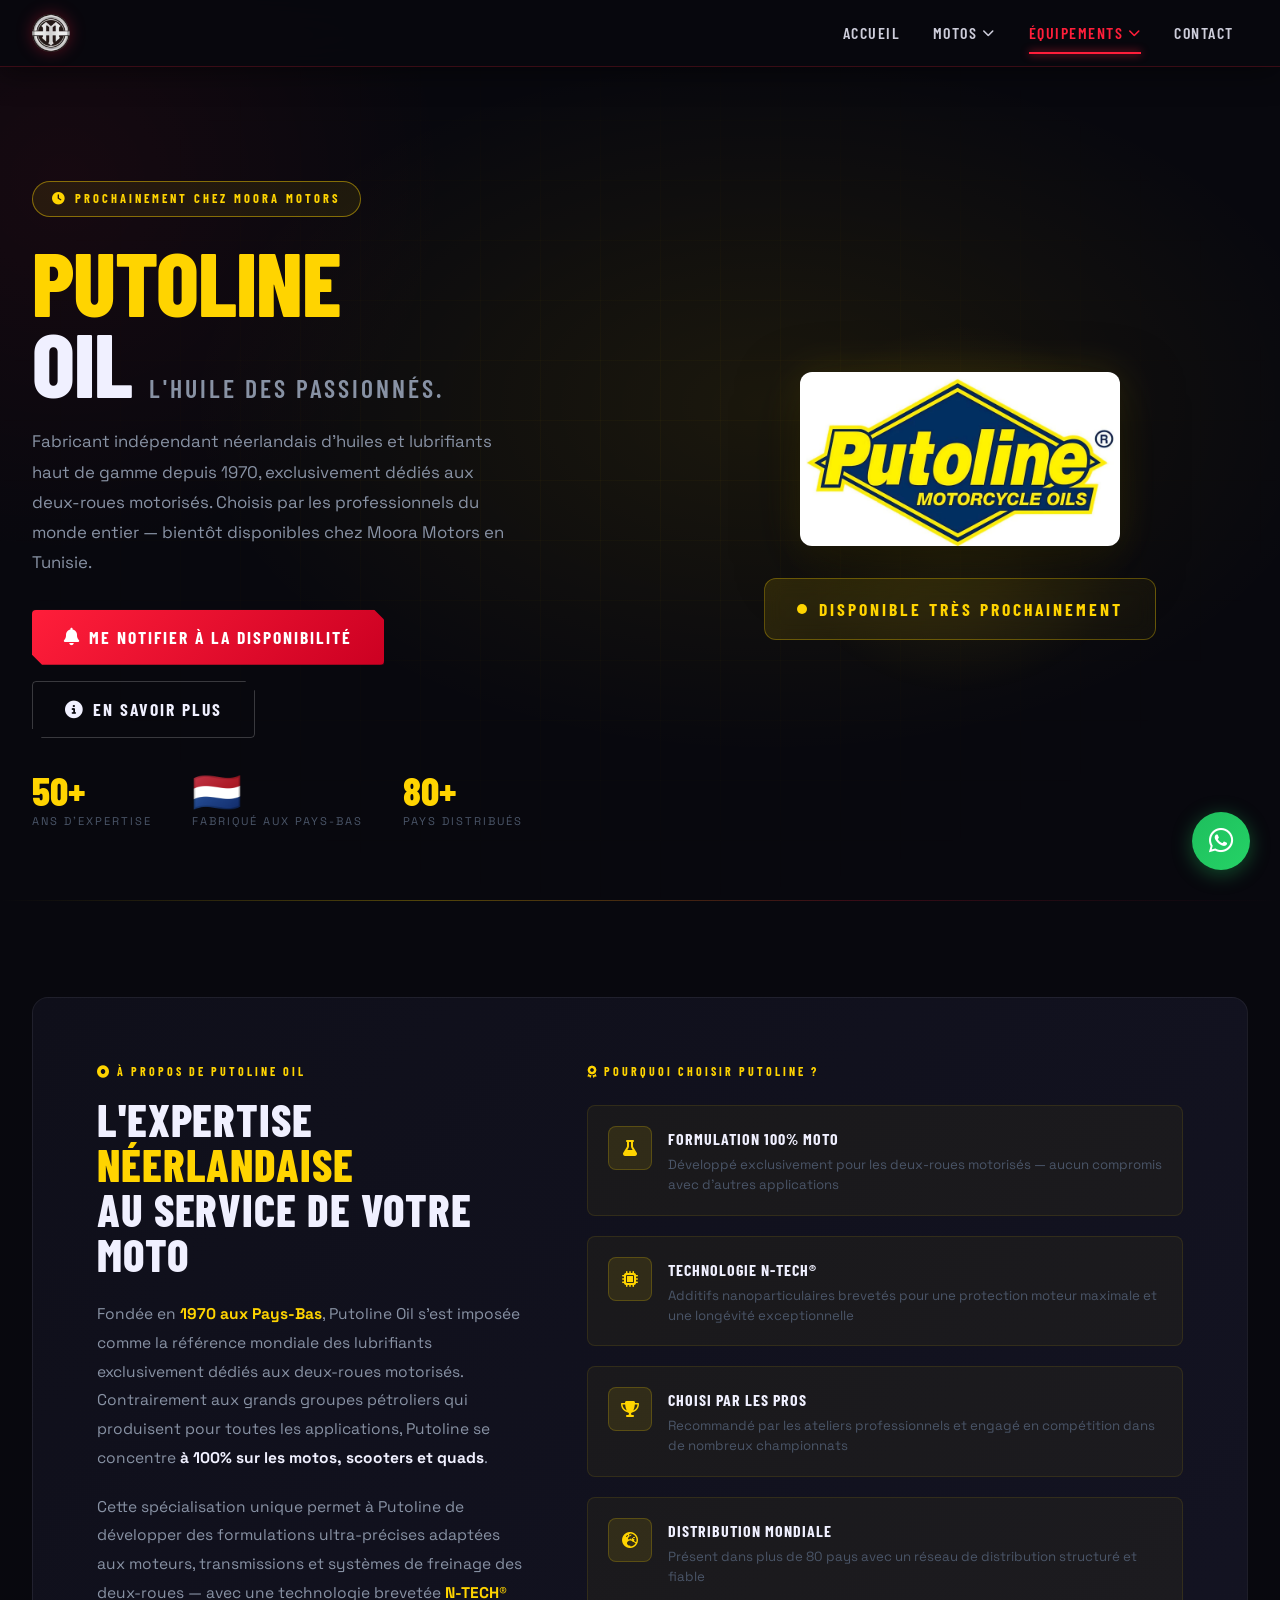
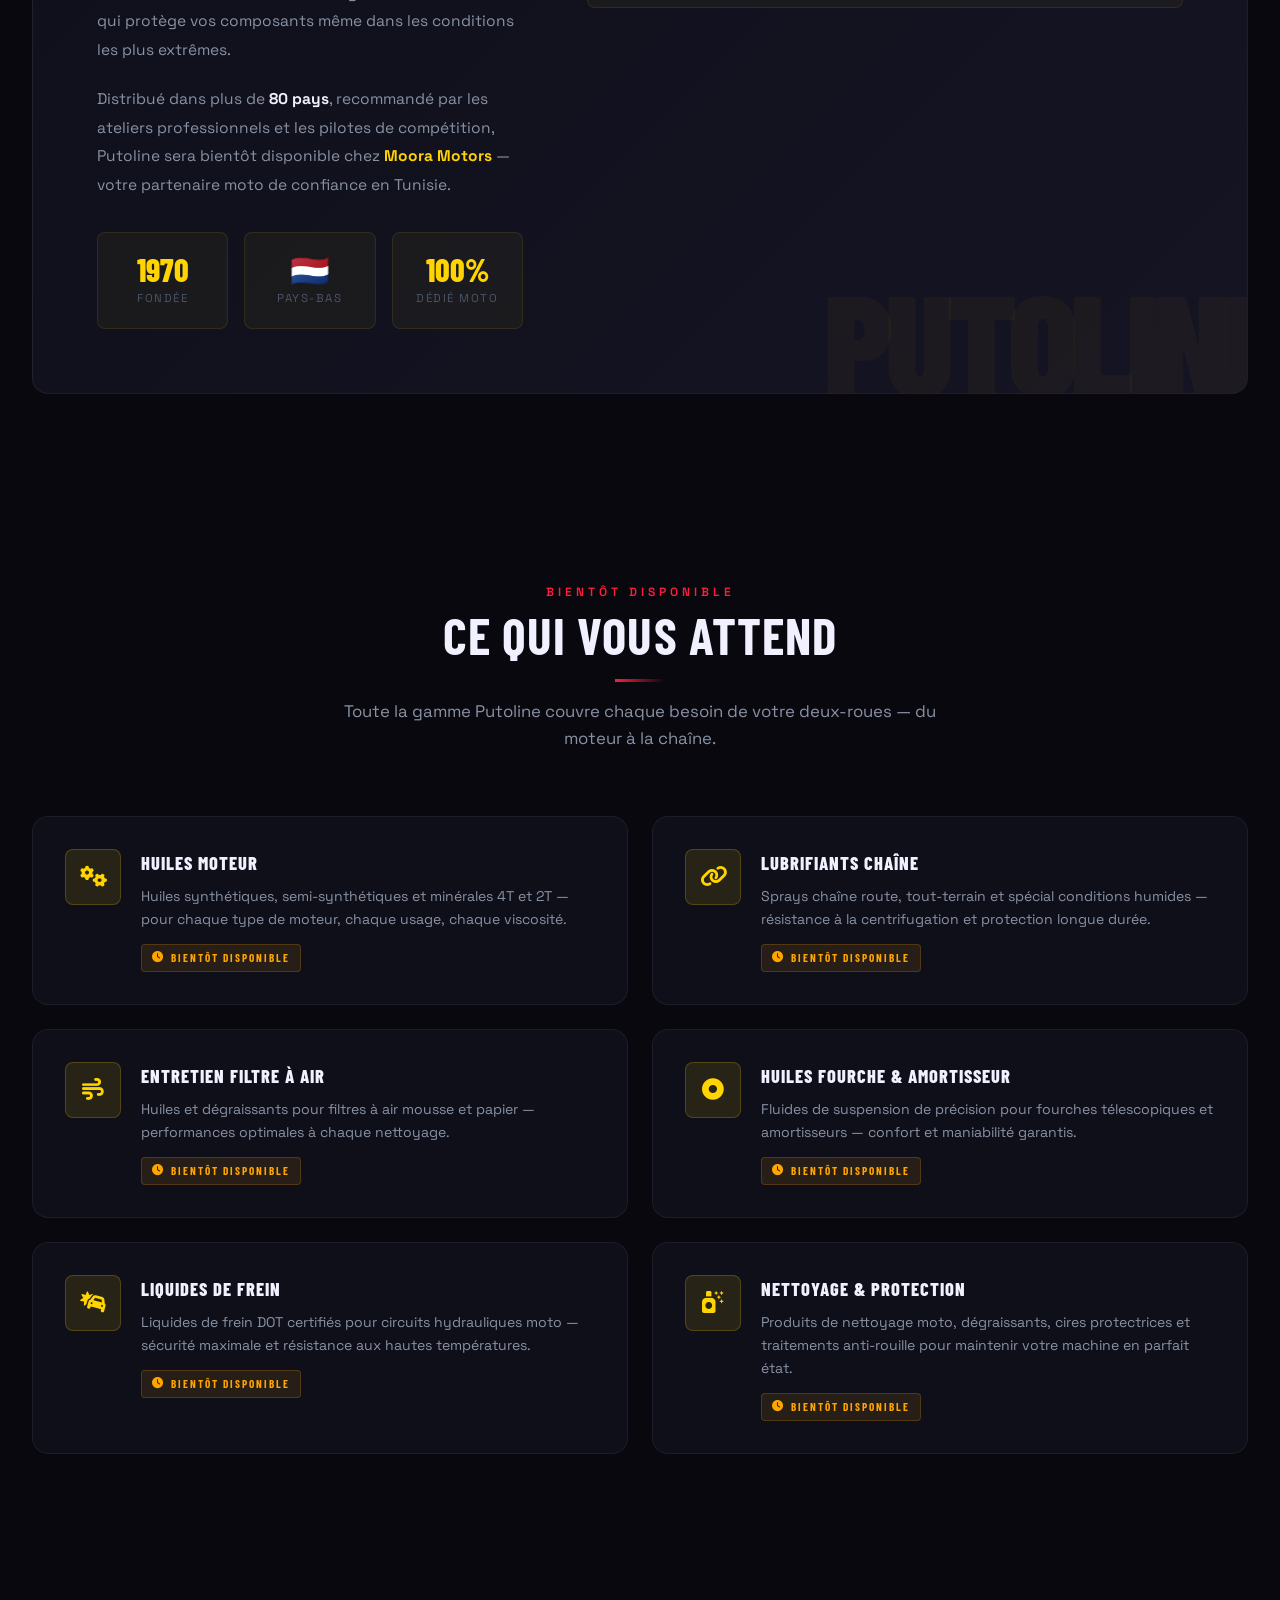
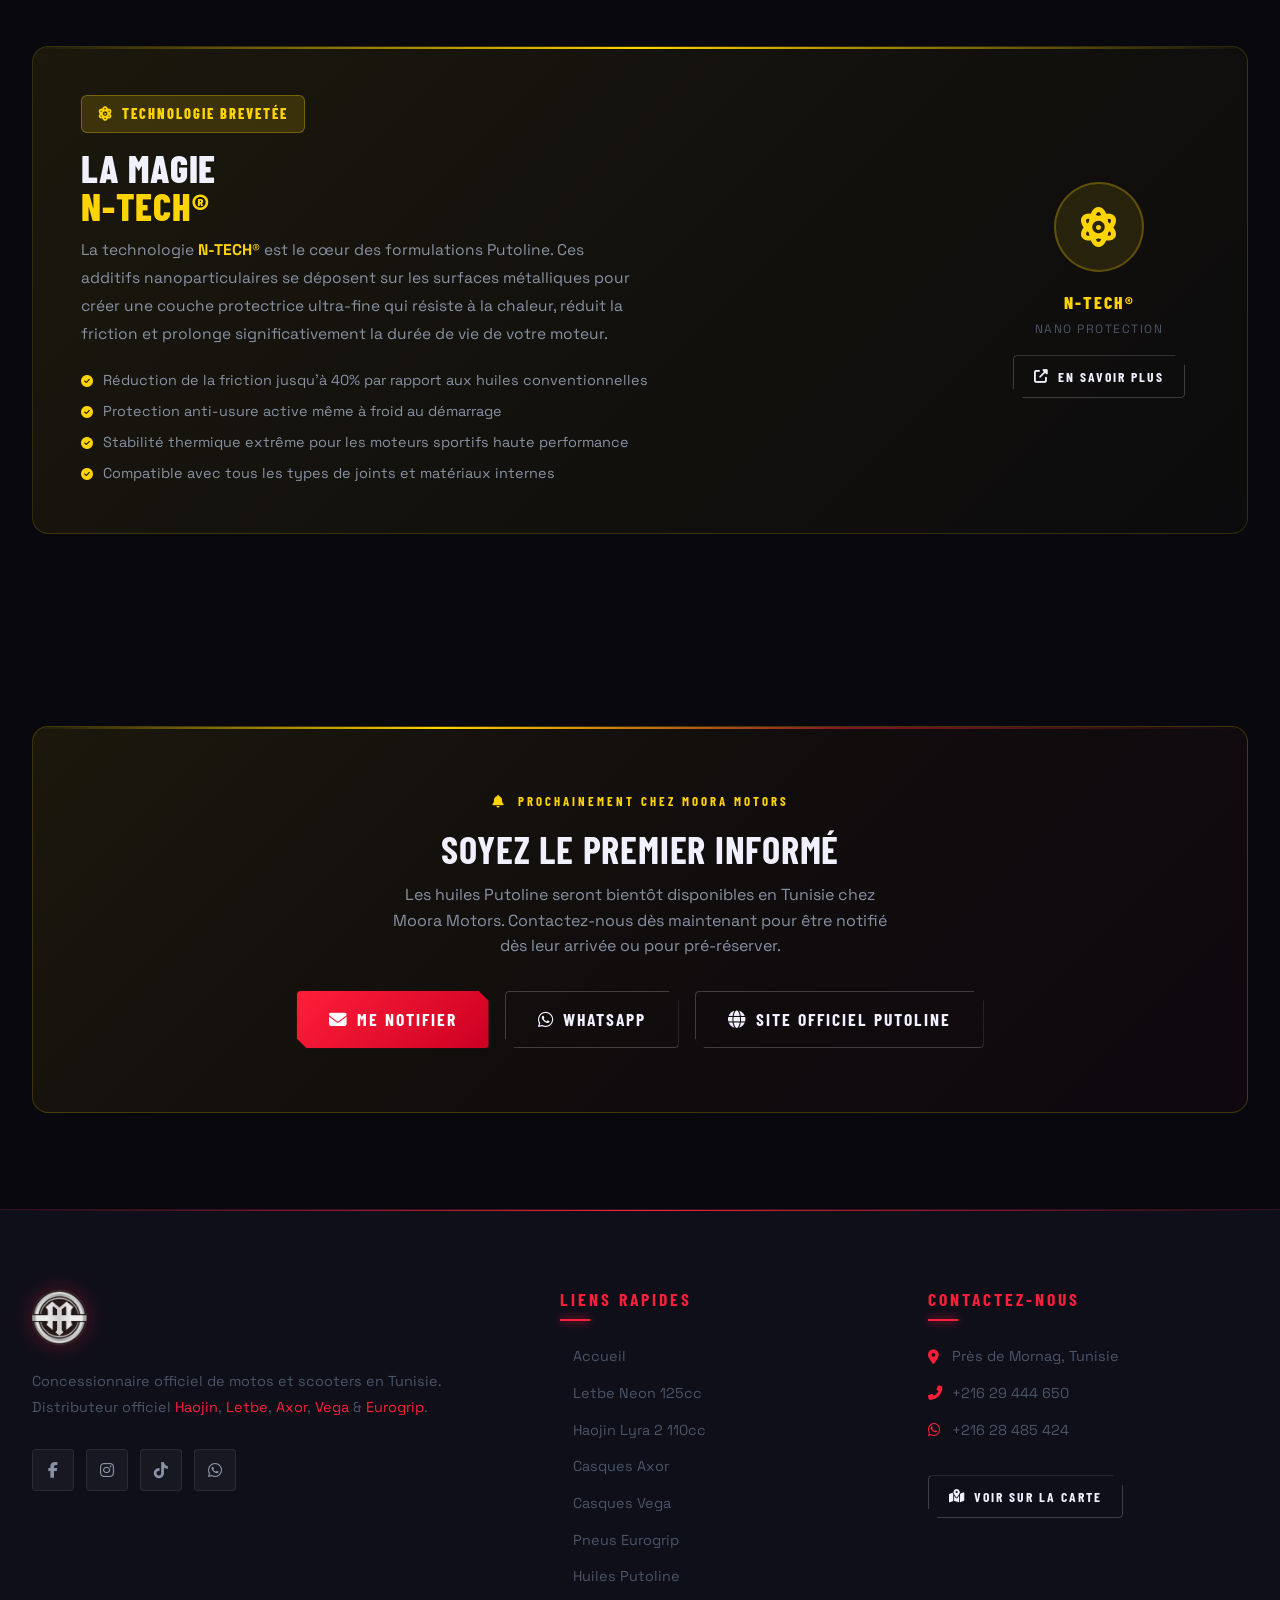
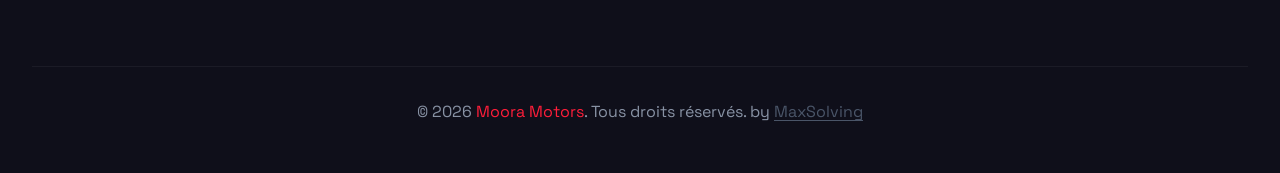
<file: putoline.html>
<!DOCTYPE html>
<html lang="fr">
<head>
    <meta charset="UTF-8">
    <meta name="viewport" content="width=device-width, initial-scale=1.0">
    <title>Huiles Putoline — Lubrifiants Moto Premium | Moora Motors Tunisie</title>
    <meta name="description" content="Putoline Oil — fabricant indépendant néerlandais de lubrifiants haut de gamme exclusivement dédiés aux deux-roues. Bientôt disponibles chez Moora Motors en Tunisie.">

    <link rel="preconnect" href="https://fonts.googleapis.com">
    <link rel="preconnect" href="https://fonts.gstatic.com" crossorigin>
    <link href="https://fonts.googleapis.com/css2?family=Barlow+Condensed:wght@400;600;700;800&family=Space+Grotesk:wght@400;500;600;700&family=Rajdhani:wght@500;600;700&display=swap" rel="stylesheet">

    <link rel="stylesheet" href="https://cdnjs.cloudflare.com/ajax/libs/font-awesome/6.4.0/css/all.min.css">
    <link href="https://unpkg.com/aos@2.3.1/dist/aos.css" rel="stylesheet">
    <link rel="stylesheet" href="css/page-loader.css">
    <link rel="stylesheet" href="css/style.css">

    <style>
        /* ===== PUTOLINE PAGE — CYBER DARK + JAUNE PUTOLINE ===== */

        :root {
            --pt-yellow: #FFD400;
            --pt-yellow-dim: rgba(255, 212, 0, 0.15);
            --pt-yellow-glow: rgba(255, 212, 0, 0.25);
            --pt-dark: #0c1c2a;
        }

        /* ── Hero ───────────────────────────────────────── */
        .pt-hero {
            min-height: 100vh;
            background: var(--bg-primary);
            display: flex;
            align-items: center;
            position: relative;
            overflow: hidden;
            padding-top: 80px;
        }

        .pt-hero::before {
            content: '';
            position: absolute;
            inset: 0;
            background:
                radial-gradient(ellipse 70% 60% at 60% 45%, rgba(255, 212, 0, 0.08) 0%, transparent 65%),
                radial-gradient(ellipse 50% 70% at 5% 20%, rgba(255, 30, 58, 0.06) 0%, transparent 60%);
        }

        .pt-hero::after {
            content: '';
            position: absolute;
            inset: 0;
            background-image:
                linear-gradient(rgba(255, 212, 0, 0.03) 1px, transparent 1px),
                linear-gradient(90deg, rgba(255, 212, 0, 0.03) 1px, transparent 1px);
            background-size: 60px 60px;
            mask-image: radial-gradient(ellipse at center, black 0%, transparent 75%);
        }

        .pt-hero-inner {
            position: relative;
            z-index: 2;
            display: grid;
            grid-template-columns: 1fr 1fr;
            gap: 4rem;
            align-items: center;
            padding: 6rem 0 4rem;
        }

        /* Coming soon chip */
        .pt-coming-chip {
            display: inline-flex;
            align-items: center;
            gap: 0.5rem;
            padding: 0.45rem 1.2rem;
            border: 1px solid rgba(255, 212, 0, 0.45);
            border-radius: 999px;
            font-family: 'Barlow Condensed', sans-serif;
            font-size: 0.78rem;
            font-weight: 700;
            letter-spacing: 3px;
            text-transform: uppercase;
            color: var(--pt-yellow);
            background: rgba(255, 212, 0, 0.08);
            margin-bottom: 1.5rem;
            animation: chipPulse 2.5s ease-in-out infinite;
        }

        @keyframes chipPulse {
            0%, 100% { box-shadow: 0 0 0 0 rgba(255, 212, 0, 0); }
            50%       { box-shadow: 0 0 0 6px rgba(255, 212, 0, 0.08); }
        }

        .pt-hero-title {
            font-size: clamp(3.5rem, 7vw, 6.5rem);
            font-family: 'Barlow Condensed', sans-serif;
            font-weight: 800;
            text-transform: uppercase;
            line-height: 0.9;
            margin-bottom: 1.5rem;
            letter-spacing: -1px;
        }

        .pt-hero-title .brand-yellow { color: var(--pt-yellow); display: block; }
        .pt-hero-title .brand-sub {
            font-size: clamp(1.2rem, 2vw, 1.8rem);
            font-weight: 600;
            color: var(--text-secondary);
            letter-spacing: 3px;
        }

        .pt-hero-desc {
            font-size: 1.05rem;
            color: var(--text-secondary);
            line-height: 1.8;
            margin-bottom: 2rem;
            max-width: 480px;
        }

        .pt-hero-stats {
            display: flex;
            gap: 2.5rem;
            margin-top: 2rem;
        }

        .pt-stat-number {
            font-family: 'Barlow Condensed', sans-serif;
            font-size: 2.5rem;
            font-weight: 800;
            color: var(--pt-yellow);
            display: block;
            line-height: 1;
        }

        .pt-stat-label {
            font-size: 0.7rem;
            letter-spacing: 2px;
            text-transform: uppercase;
            color: var(--text-muted);
            margin-top: 0.2rem;
        }

        /* Hero Visual — oil drop animation */
        .pt-hero-visual {
            position: relative;
            display: flex;
            align-items: center;
            justify-content: center;
        }

        .pt-hero-logo-wrap {
            position: relative;
            width: 100%;
            max-width: 420px;
            display: flex;
            flex-direction: column;
            align-items: center;
            gap: 2rem;
        }

        .pt-hero-logo-wrap::before {
            content: '';
            position: absolute;
            width: 380px;
            height: 380px;
            border-radius: 50%;
            background: radial-gradient(circle, rgba(255, 212, 0, 0.12) 0%, transparent 70%);
            animation: oilGlow 4s ease-in-out infinite alternate;
            top: 50%;
            left: 50%;
            transform: translate(-50%, -50%);
        }

        @keyframes oilGlow {
            from { transform: translate(-50%, -50%) scale(0.9); opacity: 0.5; }
            to   { transform: translate(-50%, -50%) scale(1.1); opacity: 1; }
        }

        .pt-hero-logo-img {
            width: 90%;
            max-width: 320px;
            object-fit: contain;
            position: relative;
            z-index: 2;
            border-radius: 12px;
            box-shadow: 0 20px 60px rgba(0, 0, 0, 0.6), 0 0 40px rgba(255, 212, 0, 0.15);
            animation: floatLogo 5s ease-in-out infinite;
        }

        @keyframes floatLogo {
            0%, 100% { transform: translateY(0); }
            50%       { transform: translateY(-12px); }
        }

        /* "BIENTÔT" big badge on the visual */
        .pt-soon-badge {
            position: relative;
            z-index: 2;
            display: inline-flex;
            align-items: center;
            gap: 0.75rem;
            padding: 1rem 2rem;
            background: linear-gradient(135deg, rgba(255, 212, 0, 0.12), rgba(255, 212, 0, 0.04));
            border: 1px solid rgba(255, 212, 0, 0.3);
            border-radius: 12px;
            font-family: 'Barlow Condensed', sans-serif;
            font-size: 1.1rem;
            font-weight: 700;
            letter-spacing: 3px;
            text-transform: uppercase;
            color: var(--pt-yellow);
            backdrop-filter: blur(10px);
        }

        .pt-soon-badge .dot {
            width: 10px;
            height: 10px;
            border-radius: 50%;
            background: var(--pt-yellow);
            animation: dotBlink 1.5s ease-in-out infinite;
        }

        @keyframes dotBlink {
            0%, 100% { opacity: 1; transform: scale(1); }
            50%       { opacity: 0.3; transform: scale(0.7); }
        }

        /* ── Accent line ─────────────────────────────────── */
        .pt-accent-divider {
            width: 100%;
            height: 1px;
            background: linear-gradient(90deg, transparent, rgba(255, 212, 0, 0.3), rgba(255, 30, 58, 0.2), transparent);
        }

        /* ── About Putoline — brand story ────────────────── */
        .pt-brand-block {
            background: linear-gradient(135deg, var(--bg-secondary) 0%, var(--bg-tertiary) 100%);
            border: 1px solid var(--border-glass);
            border-radius: var(--radius-lg);
            padding: 4rem;
            position: relative;
            overflow: hidden;
        }

        .pt-brand-block::before {
            content: 'PUTOLINE';
            position: absolute;
            right: -30px;
            bottom: -20px;
            font-family: 'Barlow Condensed', sans-serif;
            font-size: 9rem;
            font-weight: 900;
            color: rgba(255, 212, 0, 0.04);
            letter-spacing: -8px;
            pointer-events: none;
            line-height: 1;
            white-space: nowrap;
        }

        .pt-brand-grid {
            display: grid;
            grid-template-columns: 1fr 1.4fr;
            gap: 4rem;
            align-items: start;
            position: relative;
            z-index: 2;
        }

        .pt-brand-label {
            font-family: 'Barlow Condensed', sans-serif;
            font-size: 0.75rem;
            font-weight: 700;
            letter-spacing: 3px;
            text-transform: uppercase;
            color: var(--pt-yellow);
            margin-bottom: 1rem;
        }

        .pt-brand-title {
            font-size: clamp(2rem, 3.5vw, 3rem);
            font-family: 'Barlow Condensed', sans-serif;
            font-weight: 800;
            text-transform: uppercase;
            line-height: 1;
            margin-bottom: 1.5rem;
        }

        .pt-brand-title span { color: var(--pt-yellow); }

        .pt-brand-text {
            font-size: 0.97rem;
            line-height: 1.85;
            color: var(--text-secondary);
            margin-bottom: 1.25rem;
        }

        /* Key metrics row */
        .pt-metrics {
            display: grid;
            grid-template-columns: repeat(3, 1fr);
            gap: 1rem;
            margin-top: 2rem;
        }

        .pt-metric {
            text-align: center;
            padding: 1.25rem 1rem;
            background: rgba(255, 212, 0, 0.04);
            border: 1px solid rgba(255, 212, 0, 0.1);
            border-radius: var(--radius-md);
            transition: var(--transition-fast);
        }

        .pt-metric:hover {
            background: rgba(255, 212, 0, 0.08);
            border-color: rgba(255, 212, 0, 0.2);
        }

        .pt-metric-num {
            font-family: 'Barlow Condensed', sans-serif;
            font-size: 2rem;
            font-weight: 800;
            color: var(--pt-yellow);
            display: block;
            line-height: 1;
        }

        .pt-metric-label {
            font-size: 0.72rem;
            letter-spacing: 1.5px;
            text-transform: uppercase;
            color: var(--text-muted);
            margin-top: 0.3rem;
        }

        /* ── What makes Putoline special ─────────────────── */
        .pt-features-grid {
            display: grid;
            grid-template-columns: repeat(3, 1fr);
            gap: 1.5rem;
        }

        .pt-feature-card {
            background: var(--bg-secondary);
            border: 1px solid var(--border-glass);
            border-radius: var(--radius-lg);
            padding: 2rem 1.75rem;
            position: relative;
            overflow: hidden;
            transition: var(--transition-med);
        }

        .pt-feature-card::before {
            content: '';
            position: absolute;
            top: 0;
            left: 0;
            right: 0;
            height: 3px;
            background: linear-gradient(90deg, var(--pt-yellow), transparent);
            transform: scaleX(0);
            transform-origin: left;
            transition: transform 0.35s ease;
        }

        .pt-feature-card:hover {
            border-color: rgba(255, 212, 0, 0.25);
            transform: translateY(-5px);
            box-shadow: 0 20px 50px rgba(255, 212, 0, 0.08);
        }

        .pt-feature-card:hover::before { transform: scaleX(1); }

        .pt-feature-icon {
            width: 52px;
            height: 52px;
            background: rgba(255, 212, 0, 0.1);
            border: 1px solid rgba(255, 212, 0, 0.2);
            border-radius: var(--radius-md);
            display: flex;
            align-items: center;
            justify-content: center;
            color: var(--pt-yellow);
            font-size: 1.2rem;
            margin-bottom: 1.25rem;
        }

        .pt-feature-title {
            font-family: 'Barlow Condensed', sans-serif;
            font-size: 1.15rem;
            font-weight: 800;
            text-transform: uppercase;
            letter-spacing: 1px;
            color: var(--text-primary);
            margin-bottom: 0.6rem;
        }

        .pt-feature-text {
            font-size: 0.88rem;
            line-height: 1.7;
            color: var(--text-secondary);
        }

        /* ── Product families — teaser ───────────────────── */
        .pt-families-grid {
            display: grid;
            grid-template-columns: repeat(2, 1fr);
            gap: 1.5rem;
        }

        .pt-family-card {
            background: var(--bg-secondary);
            border: 1px solid var(--border-glass);
            border-radius: var(--radius-lg);
            padding: 2rem;
            display: flex;
            align-items: flex-start;
            gap: 1.25rem;
            transition: var(--transition-med);
            position: relative;
            overflow: hidden;
        }

        .pt-family-card:hover {
            border-color: rgba(255, 212, 0, 0.2);
            background: linear-gradient(135deg, rgba(255, 212, 0, 0.04), var(--bg-secondary));
            transform: translateY(-4px);
        }

        .pt-family-icon {
            width: 56px;
            height: 56px;
            background: rgba(255, 212, 0, 0.1);
            border: 1px solid rgba(255, 212, 0, 0.2);
            border-radius: var(--radius-md);
            display: flex;
            align-items: center;
            justify-content: center;
            color: var(--pt-yellow);
            font-size: 1.35rem;
            flex-shrink: 0;
        }

        .pt-family-content {}

        .pt-family-title {
            font-family: 'Barlow Condensed', sans-serif;
            font-size: 1.15rem;
            font-weight: 800;
            text-transform: uppercase;
            letter-spacing: 1px;
            color: var(--text-primary);
            margin-bottom: 0.4rem;
        }

        .pt-family-desc {
            font-size: 0.88rem;
            line-height: 1.65;
            color: var(--text-secondary);
            margin-bottom: 0.75rem;
        }

        .pt-family-tag {
            display: inline-flex;
            align-items: center;
            gap: 0.35rem;
            font-family: 'Barlow Condensed', sans-serif;
            font-size: 0.7rem;
            font-weight: 700;
            letter-spacing: 2px;
            text-transform: uppercase;
            color: #FFA500;
            background: rgba(255, 165, 0, 0.1);
            border: 1px solid rgba(255, 165, 0, 0.2);
            padding: 0.25rem 0.65rem;
            border-radius: 4px;
        }

        /* ── N-TECH technology strip ─────────────────────── */
        .pt-ntech-strip {
            background: linear-gradient(135deg, rgba(255, 212, 0, 0.08) 0%, rgba(255, 212, 0, 0.02) 100%);
            border: 1px solid rgba(255, 212, 0, 0.15);
            border-radius: var(--radius-lg);
            padding: 3rem;
            position: relative;
            overflow: hidden;
        }

        .pt-ntech-strip::before {
            content: '';
            position: absolute;
            top: 0;
            left: 0;
            right: 0;
            height: 2px;
            background: linear-gradient(90deg, transparent, var(--pt-yellow), transparent);
        }

        .pt-ntech-inner {
            display: grid;
            grid-template-columns: 1fr auto;
            gap: 3rem;
            align-items: center;
        }

        .pt-ntech-badge {
            display: inline-flex;
            align-items: center;
            gap: 0.5rem;
            padding: 0.4rem 1rem;
            background: rgba(255, 212, 0, 0.15);
            border: 1px solid rgba(255, 212, 0, 0.3);
            border-radius: 6px;
            font-family: 'Barlow Condensed', sans-serif;
            font-size: 0.9rem;
            font-weight: 800;
            letter-spacing: 2px;
            text-transform: uppercase;
            color: var(--pt-yellow);
            margin-bottom: 1rem;
        }

        .pt-ntech-title {
            font-family: 'Barlow Condensed', sans-serif;
            font-size: clamp(1.8rem, 3vw, 2.8rem);
            font-weight: 800;
            text-transform: uppercase;
            line-height: 1;
            margin-bottom: 0.75rem;
        }

        .pt-ntech-title span { color: var(--pt-yellow); }

        .pt-ntech-text {
            font-size: 0.97rem;
            line-height: 1.8;
            color: var(--text-secondary);
            max-width: 560px;
        }

        .pt-ntech-list {
            list-style: none;
            display: flex;
            flex-direction: column;
            gap: 0.5rem;
            margin-top: 1.25rem;
        }

        .pt-ntech-list li {
            display: flex;
            align-items: center;
            gap: 0.6rem;
            font-size: 0.9rem;
            color: var(--text-secondary);
        }

        .pt-ntech-list li i { color: var(--pt-yellow); font-size: 0.75rem; }

        .pt-ntech-cta-side {
            display: flex;
            flex-direction: column;
            align-items: center;
            gap: 1rem;
            min-width: 200px;
        }

        .pt-ntech-icon-big {
            width: 90px;
            height: 90px;
            border-radius: 50%;
            background: rgba(255, 212, 0, 0.1);
            border: 2px solid rgba(255, 212, 0, 0.25);
            display: flex;
            align-items: center;
            justify-content: center;
            font-size: 2.5rem;
            color: var(--pt-yellow);
        }

        /* ── Notify me CTA ───────────────────────────────── */
        .pt-cta-banner {
            background: linear-gradient(135deg, rgba(255, 212, 0, 0.08) 0%, rgba(255, 165, 0, 0.04) 50%, rgba(255, 30, 58, 0.03) 100%);
            border: 1px solid rgba(255, 212, 0, 0.2);
            border-radius: var(--radius-lg);
            padding: 4rem;
            text-align: center;
            position: relative;
            overflow: hidden;
        }

        .pt-cta-banner::before {
            content: '';
            position: absolute;
            top: 0;
            left: 0;
            right: 0;
            height: 2px;
            background: linear-gradient(90deg, transparent, var(--pt-yellow), rgba(255, 30, 58, 0.5), transparent);
        }

        .pt-cta-banner h2 {
            font-size: clamp(1.8rem, 3vw, 2.6rem);
            margin-bottom: 0.75rem;
        }

        .pt-cta-banner p {
            max-width: 520px;
            margin: 0 auto 2rem;
            font-size: 1rem;
            color: var(--text-secondary);
        }

        /* ── Responsive ──────────────────────────────────── */
        @media (max-width: 1024px) {
            .pt-features-grid { grid-template-columns: repeat(2, 1fr); }
        }

        @media (max-width: 992px) {
            .pt-hero-inner { grid-template-columns: 1fr; text-align: center; }
            .pt-hero-desc  { max-width: 100%; margin: 0 auto 2rem; }
            .pt-hero-stats { justify-content: center; }
            .pt-hero-visual { display: none; }
            .pt-brand-grid { grid-template-columns: 1fr; gap: 2rem; }
            .pt-brand-block { padding: 2.5rem; }
            .pt-ntech-inner { grid-template-columns: 1fr; }
            .pt-ntech-cta-side { flex-direction: row; }
        }

        @media (max-width: 768px) {
            .pt-features-grid { grid-template-columns: 1fr; }
            .pt-families-grid { grid-template-columns: 1fr; }
            .pt-metrics { grid-template-columns: repeat(3, 1fr); }
            .pt-brand-block {
                margin-left: calc(-1 * var(--container-padding, 1.25rem));
                margin-right: calc(-1 * var(--container-padding, 1.25rem));
                border-radius: 0;
                border-left: none;
                border-right: none;
                padding: 2rem 1.25rem;
            }
            .pt-cta-banner { padding: 2.5rem 1.5rem; }
        }

        @media (max-width: 480px) {
            .pt-metrics { grid-template-columns: 1fr 1fr; }
            .pt-brand-block { padding: 1.75rem 1rem; }
        }
    </style>
</head>
<body>

    <!-- ===== NAVBAR ===== -->
    <header class="scrolled">
        <div class="container nav-container">
            <a href="index.html" class="logo">
                <img src="img/logo.png" alt="Moora Motors Logo">
            </a>
            <button class="mobile-toggle" aria-label="Menu"><i class="fas fa-bars"></i></button>
            <nav>
                <ul class="nav-menu">
                    <li class="mobile-close-li" style="display:none;"><button class="mobile-close-btn" aria-label="Fermer"><i class="fas fa-times"></i></button></li>
                    <li><a href="index.html" class="nav-link">Accueil</a></li>
                    <li class="nav-item-dropdown">
                        <a href="#" class="nav-link">Motos <i class="fas fa-chevron-down" style="font-size:0.75em;"></i></a>
                        <ul class="dropdown-content">
                            <li><a href="letbe.html">Letbe Neon 125cc</a></li>
                            <li><a href="haojin.html">Haojin Lyra 2 110cc</a></li>
                        </ul>
                    </li>
                    <li class="nav-item-dropdown">
                        <a href="#" class="nav-link active">Équipements <i class="fas fa-chevron-down" style="font-size:0.75em;"></i></a>
                        <ul class="dropdown-content">
                            <li><a href="axor.html">Casques Axor</a></li>
                            <li><a href="vega.html">Casques Vega</a></li>
                            <li><a href="putoline.html">Huiles Putoline</a></li>
                            <li><a href="eurogrip.html">Pneus Eurogrip</a></li>
                        </ul>
                    </li>
                    <li><a href="contact.html" class="nav-link">Contact</a></li>
                </ul>
            </nav>
        </div>
    </header>

    <main>

        <!-- ===== HERO ===== -->
        <section class="pt-hero">
            <div class="container">
                <div class="pt-hero-inner">
                    <div data-aos="fade-right">
                        <div class="pt-coming-chip">
                            <i class="fas fa-clock"></i>
                            Prochainement chez Moora Motors
                        </div>
                        <h1 class="pt-hero-title">
                            <span class="brand-yellow">PUTOLINE</span>
                            <span>OIL</span>
                            <span class="brand-sub">L'huile des passionnés.</span>
                        </h1>
                        <p class="pt-hero-desc">
                            Fabricant indépendant néerlandais d'huiles et lubrifiants haut de gamme depuis 1970, exclusivement dédiés aux deux-roues motorisés. Choisis par les professionnels du monde entier — bientôt disponibles chez Moora Motors en Tunisie.
                        </p>
                        <div style="display:flex; gap:1rem; flex-wrap:wrap;">
                            <a href="contact.html" class="btn btn-primary">
                                <i class="fas fa-bell"></i> Me notifier à la disponibilité
                            </a>
                            <a href="#about-putoline" class="btn btn-secondary">
                                <i class="fas fa-info-circle"></i> En savoir plus
                            </a>
                        </div>
                        <div class="pt-hero-stats">
                            <div>
                                <span class="pt-stat-number">50+</span>
                                <div class="pt-stat-label">Ans d'expertise</div>
                            </div>
                            <div>
                                <span class="pt-stat-number">🇳🇱</span>
                                <div class="pt-stat-label">Fabriqué aux Pays-Bas</div>
                            </div>
                            <div>
                                <span class="pt-stat-number">80+</span>
                                <div class="pt-stat-label">Pays distribués</div>
                            </div>
                        </div>
                    </div>
                    <div class="pt-hero-visual" data-aos="fade-left" data-aos-delay="200">
                        <div class="pt-hero-logo-wrap">
                            <img class="pt-hero-logo-img"
                                 src="img/oil/logo-putoline.jpeg"
                                 alt="Putoline Oil — Lubrifiants Moto Premium">
                            <div class="pt-soon-badge">
                                <span class="dot"></span>
                                Disponible très prochainement
                            </div>
                        </div>
                    </div>
                </div>
            </div>
        </section>

        <!-- ===== DIVIDER ===== -->
        <div class="pt-accent-divider"></div>

        <!-- ===== ABOUT PUTOLINE ===== -->
        <section class="section-padding" id="about-putoline">
            <div class="container">
                <div class="pt-brand-block" data-aos="fade-up">
                    <div class="pt-brand-grid">
                        <div>
                            <div class="pt-brand-label"><i class="fas fa-circle-dot"></i> À propos de Putoline Oil</div>
                            <h2 class="pt-brand-title">L'expertise<br><span>Néerlandaise</span><br>au service de votre moto</h2>
                            <p class="pt-brand-text">
                                Fondée en <strong style="color:var(--pt-yellow)">1970 aux Pays-Bas</strong>, Putoline Oil s'est imposée comme la référence mondiale des lubrifiants exclusivement dédiés aux deux-roues motorisés. Contrairement aux grands groupes pétroliers qui produisent pour toutes les applications, Putoline se concentre <strong style="color:var(--text-primary)">à 100% sur les motos, scooters et quads</strong>.
                            </p>
                            <p class="pt-brand-text">
                                Cette spécialisation unique permet à Putoline de développer des formulations ultra-précises adaptées aux moteurs, transmissions et systèmes de freinage des deux-roues — avec une technologie brevetée <strong style="color:var(--pt-yellow)">N-TECH®</strong> qui protège vos composants même dans les conditions les plus extrêmes.
                            </p>
                            <p class="pt-brand-text">
                                Distribué dans plus de <strong style="color:var(--text-primary)">80 pays</strong>, recommandé par les ateliers professionnels et les pilotes de compétition, Putoline sera bientôt disponible chez <strong style="color:var(--pt-yellow)">Moora Motors</strong> — votre partenaire moto de confiance en Tunisie.
                            </p>

                            <div class="pt-metrics">
                                <div class="pt-metric">
                                    <span class="pt-metric-num">1970</span>
                                    <div class="pt-metric-label">Fondée</div>
                                </div>
                                <div class="pt-metric">
                                    <span class="pt-metric-num">🇳🇱</span>
                                    <div class="pt-metric-label">Pays-Bas</div>
                                </div>
                                <div class="pt-metric">
                                    <span class="pt-metric-num">100%</span>
                                    <div class="pt-metric-label">Dédié moto</div>
                                </div>
                            </div>
                        </div>

                        <div>
                            <div class="pt-brand-label" style="margin-bottom:1.5rem;"><i class="fas fa-award"></i> Pourquoi choisir Putoline ?</div>

                            <div style="display:flex;flex-direction:column;gap:1.25rem;">

                                <div style="display:flex;align-items:flex-start;gap:1rem;padding:1.25rem;background:rgba(255,212,0,0.04);border:1px solid rgba(255,212,0,0.1);border-radius:var(--radius-md);">
                                    <div style="width:44px;height:44px;background:rgba(255,212,0,0.1);border:1px solid rgba(255,212,0,0.2);border-radius:8px;display:flex;align-items:center;justify-content:center;color:var(--pt-yellow);font-size:1rem;flex-shrink:0;">
                                        <i class="fas fa-flask"></i>
                                    </div>
                                    <div>
                                        <div style="font-family:'Barlow Condensed',sans-serif;font-size:1rem;font-weight:700;text-transform:uppercase;letter-spacing:1px;color:var(--text-primary);margin-bottom:0.2rem;">Formulation 100% Moto</div>
                                        <div style="font-size:0.83rem;color:var(--text-muted);line-height:1.5;">Développé exclusivement pour les deux-roues motorisés — aucun compromis avec d'autres applications</div>
                                    </div>
                                </div>

                                <div style="display:flex;align-items:flex-start;gap:1rem;padding:1.25rem;background:rgba(255,212,0,0.04);border:1px solid rgba(255,212,0,0.1);border-radius:var(--radius-md);">
                                    <div style="width:44px;height:44px;background:rgba(255,212,0,0.1);border:1px solid rgba(255,212,0,0.2);border-radius:8px;display:flex;align-items:center;justify-content:center;color:var(--pt-yellow);font-size:1rem;flex-shrink:0;">
                                        <i class="fas fa-microchip"></i>
                                    </div>
                                    <div>
                                        <div style="font-family:'Barlow Condensed',sans-serif;font-size:1rem;font-weight:700;text-transform:uppercase;letter-spacing:1px;color:var(--text-primary);margin-bottom:0.2rem;">Technologie N-TECH®</div>
                                        <div style="font-size:0.83rem;color:var(--text-muted);line-height:1.5;">Additifs nanoparticulaires brevetés pour une protection moteur maximale et une longévité exceptionnelle</div>
                                    </div>
                                </div>

                                <div style="display:flex;align-items:flex-start;gap:1rem;padding:1.25rem;background:rgba(255,212,0,0.04);border:1px solid rgba(255,212,0,0.1);border-radius:var(--radius-md);">
                                    <div style="width:44px;height:44px;background:rgba(255,212,0,0.1);border:1px solid rgba(255,212,0,0.2);border-radius:8px;display:flex;align-items:center;justify-content:center;color:var(--pt-yellow);font-size:1rem;flex-shrink:0;">
                                        <i class="fas fa-trophy"></i>
                                    </div>
                                    <div>
                                        <div style="font-family:'Barlow Condensed',sans-serif;font-size:1rem;font-weight:700;text-transform:uppercase;letter-spacing:1px;color:var(--text-primary);margin-bottom:0.2rem;">Choisi par les Pros</div>
                                        <div style="font-size:0.83rem;color:var(--text-muted);line-height:1.5;">Recommandé par les ateliers professionnels et engagé en compétition dans de nombreux championnats</div>
                                    </div>
                                </div>

                                <div style="display:flex;align-items:flex-start;gap:1rem;padding:1.25rem;background:rgba(255,212,0,0.04);border:1px solid rgba(255,212,0,0.1);border-radius:var(--radius-md);">
                                    <div style="width:44px;height:44px;background:rgba(255,212,0,0.1);border:1px solid rgba(255,212,0,0.2);border-radius:8px;display:flex;align-items:center;justify-content:center;color:var(--pt-yellow);font-size:1rem;flex-shrink:0;">
                                        <i class="fas fa-earth-europe"></i>
                                    </div>
                                    <div>
                                        <div style="font-family:'Barlow Condensed',sans-serif;font-size:1rem;font-weight:700;text-transform:uppercase;letter-spacing:1px;color:var(--text-primary);margin-bottom:0.2rem;">Distribution Mondiale</div>
                                        <div style="font-size:0.83rem;color:var(--text-muted);line-height:1.5;">Présent dans plus de 80 pays avec un réseau de distribution structuré et fiable</div>
                                    </div>
                                </div>

                            </div>
                        </div>
                    </div>
                </div>
            </div>
        </section>

        <!-- ===== CE QUI ARRIVE ===== -->
        <section class="section-padding">
            <div class="container">
                <h2 class="section-title" data-label="Bientôt Disponible" data-aos="fade-up">Ce qui vous attend</h2>
                <p class="section-subtitle" data-aos="fade-up" data-aos-delay="80">
                    Toute la gamme Putoline couvre chaque besoin de votre deux-roues — du moteur à la chaîne.
                </p>

                <div class="pt-families-grid" data-aos="fade-up" data-aos-delay="120">

                    <div class="pt-family-card">
                        <div class="pt-family-icon"><i class="fas fa-cogs"></i></div>
                        <div class="pt-family-content">
                            <div class="pt-family-title">Huiles Moteur</div>
                            <p class="pt-family-desc">Huiles synthétiques, semi-synthétiques et minérales 4T et 2T — pour chaque type de moteur, chaque usage, chaque viscosité.</p>
                            <span class="pt-family-tag"><i class="fas fa-clock"></i> Bientôt disponible</span>
                        </div>
                    </div>

                    <div class="pt-family-card">
                        <div class="pt-family-icon"><i class="fas fa-link"></i></div>
                        <div class="pt-family-content">
                            <div class="pt-family-title">Lubrifiants Chaîne</div>
                            <p class="pt-family-desc">Sprays chaîne route, tout-terrain et spécial conditions humides — résistance à la centrifugation et protection longue durée.</p>
                            <span class="pt-family-tag"><i class="fas fa-clock"></i> Bientôt disponible</span>
                        </div>
                    </div>

                    <div class="pt-family-card">
                        <div class="pt-family-icon"><i class="fas fa-wind"></i></div>
                        <div class="pt-family-content">
                            <div class="pt-family-title">Entretien Filtre à Air</div>
                            <p class="pt-family-desc">Huiles et dégraissants pour filtres à air mousse et papier — performances optimales à chaque nettoyage.</p>
                            <span class="pt-family-tag"><i class="fas fa-clock"></i> Bientôt disponible</span>
                        </div>
                    </div>

                    <div class="pt-family-card">
                        <div class="pt-family-icon"><i class="fas fa-circle-dot"></i></div>
                        <div class="pt-family-content">
                            <div class="pt-family-title">Huiles Fourche & Amortisseur</div>
                            <p class="pt-family-desc">Fluides de suspension de précision pour fourches télescopiques et amortisseurs — confort et maniabilité garantis.</p>
                            <span class="pt-family-tag"><i class="fas fa-clock"></i> Bientôt disponible</span>
                        </div>
                    </div>

                    <div class="pt-family-card">
                        <div class="pt-family-icon"><i class="fas fa-car-burst"></i></div>
                        <div class="pt-family-content">
                            <div class="pt-family-title">Liquides de Frein</div>
                            <p class="pt-family-desc">Liquides de frein DOT certifiés pour circuits hydrauliques moto — sécurité maximale et résistance aux hautes températures.</p>
                            <span class="pt-family-tag"><i class="fas fa-clock"></i> Bientôt disponible</span>
                        </div>
                    </div>

                    <div class="pt-family-card">
                        <div class="pt-family-icon"><i class="fas fa-spray-can-sparkles"></i></div>
                        <div class="pt-family-content">
                            <div class="pt-family-title">Nettoyage & Protection</div>
                            <p class="pt-family-desc">Produits de nettoyage moto, dégraissants, cires protectrices et traitements anti-rouille pour maintenir votre machine en parfait état.</p>
                            <span class="pt-family-tag"><i class="fas fa-clock"></i> Bientôt disponible</span>
                        </div>
                    </div>

                </div>
            </div>
        </section>

        <!-- ===== N-TECH TECHNOLOGY ===== -->
        <section class="section-padding">
            <div class="container">
                <div class="pt-ntech-strip" data-aos="fade-up">
                    <div class="pt-ntech-inner">
                        <div>
                            <div class="pt-ntech-badge">
                                <i class="fas fa-atom"></i> Technologie Brevetée
                            </div>
                            <h2 class="pt-ntech-title">La magie<br><span>N-TECH®</span></h2>
                            <p class="pt-ntech-text">
                                La technologie <strong style="color:var(--pt-yellow)">N-TECH®</strong> est le cœur des formulations Putoline. Ces additifs nanoparticulaires se déposent sur les surfaces métalliques pour créer une couche protectrice ultra-fine qui résiste à la chaleur, réduit la friction et prolonge significativement la durée de vie de votre moteur.
                            </p>
                            <ul class="pt-ntech-list">
                                <li><i class="fas fa-check-circle"></i> Réduction de la friction jusqu'à 40% par rapport aux huiles conventionnelles</li>
                                <li><i class="fas fa-check-circle"></i> Protection anti-usure active même à froid au démarrage</li>
                                <li><i class="fas fa-check-circle"></i> Stabilité thermique extrême pour les moteurs sportifs haute performance</li>
                                <li><i class="fas fa-check-circle"></i> Compatible avec tous les types de joints et matériaux internes</li>
                            </ul>
                        </div>
                        <div class="pt-ntech-cta-side">
                            <div class="pt-ntech-icon-big">
                                <i class="fas fa-atom"></i>
                            </div>
                            <div style="text-align:center;">
                                <div style="font-family:'Barlow Condensed',sans-serif;font-size:1.1rem;font-weight:800;text-transform:uppercase;letter-spacing:2px;color:var(--pt-yellow);">N-TECH®</div>
                                <div style="font-size:0.75rem;color:var(--text-muted);letter-spacing:1.5px;text-transform:uppercase;margin-top:0.25rem;">Nano Protection</div>
                            </div>
                            <a href="https://www.putoline.com/fr/connaissance-et-soutien/n-tech/" target="_blank" rel="noopener noreferrer" class="btn btn-secondary" style="font-size:0.85rem;padding:0.6rem 1.25rem;white-space:nowrap;">
                                <i class="fas fa-external-link-alt"></i> En savoir plus
                            </a>
                        </div>
                    </div>
                </div>
            </div>
        </section>

        <!-- ===== CTA ===== -->
        <section class="section-padding">
            <div class="container">
                <div class="pt-cta-banner" data-aos="fade-up">
                    <div style="font-family:'Barlow Condensed',sans-serif;font-size:0.8rem;font-weight:700;letter-spacing:3px;text-transform:uppercase;color:var(--pt-yellow);margin-bottom:1rem;">
                        <i class="fas fa-bell"></i> &nbsp;Prochainement chez Moora Motors
                    </div>
                    <h2>Soyez le premier informé</h2>
                    <p>Les huiles Putoline seront bientôt disponibles en Tunisie chez Moora Motors. Contactez-nous dès maintenant pour être notifié dès leur arrivée ou pour pré-réserver.</p>
                    <div style="display:flex;gap:1rem;justify-content:center;flex-wrap:wrap;">
                        <a href="contact.html" class="btn btn-primary">
                            <i class="fas fa-envelope"></i> Me notifier
                        </a>
                        <a href="https://wa.me/21628485424?text=Bonjour%20Moora%20Motors%2C%20je%20suis%20int%C3%A9ress%C3%A9(e)%20par%20les%20huiles%20Putoline%20-%20merci%20de%20me%20notifier%20%C3%A0%20leur%20disponibilit%C3%A9"
                           class="btn btn-secondary" target="_blank" rel="noopener noreferrer">
                            <i class="fab fa-whatsapp"></i> WhatsApp
                        </a>
                        <a href="https://www.putoline.com/fr/" class="btn btn-secondary" target="_blank" rel="noopener noreferrer">
                            <i class="fas fa-globe"></i> Site officiel Putoline
                        </a>
                    </div>
                </div>
            </div>
        </section>

    </main>

    <!-- ===== FLOATING WHATSAPP ===== -->
    <a href="https://wa.me/21628485424" class="floating-whatsapp" target="_blank" rel="noopener noreferrer" aria-label="WhatsApp">
        <i class="fab fa-whatsapp"></i>
    </a>

    <!-- ===== FOOTER ===== -->
    <footer>
        <div class="container">
            <div class="footer-grid">
                <div class="footer-col">
                    <img src="img/logo.png" alt="Moora Motors" class="footer-logo">
                    <p>Concessionnaire officiel de motos et scooters en Tunisie. Distributeur officiel <span style="color:var(--accent-primary)">Haojin</span>, <span style="color:var(--accent-primary)">Letbe</span>, <span style="color:var(--accent-primary)">Axor</span>, <span style="color:var(--accent-primary)">Vega</span> &amp; <span style="color:var(--accent-primary)">Eurogrip</span>.</p>
                    <div class="social-links">
                        <a href="https://www.facebook.com/profile.php?id=61573713938458" target="_blank" aria-label="Facebook"><i class="fab fa-facebook-f"></i></a>
                        <a href="https://www.instagram.com/moora_motors_tn/" target="_blank" aria-label="Instagram"><i class="fab fa-instagram"></i></a>
                        <a href="https://www.tiktok.com/@letbe.haojin.moora" target="_blank" aria-label="TikTok"><i class="fab fa-tiktok"></i></a>
                        <a href="https://wa.me/21628485424" target="_blank" aria-label="WhatsApp"><i class="fab fa-whatsapp"></i></a>
                    </div>
                </div>
                <div class="footer-col">
                    <h4>Liens Rapides</h4>
                    <ul class="footer-links">
                        <li><a href="index.html">Accueil</a></li>
                        <li><a href="letbe.html">Letbe Neon 125cc</a></li>
                        <li><a href="haojin.html">Haojin Lyra 2 110cc</a></li>
                        <li><a href="axor.html">Casques Axor</a></li>
                        <li><a href="vega.html">Casques Vega</a></li>
                        <li><a href="eurogrip.html">Pneus Eurogrip</a></li>
                        <li><a href="putoline.html">Huiles Putoline</a></li>
                    </ul>
                </div>
                <div class="footer-col">
                    <h4>Contactez-nous</h4>
                    <ul class="footer-links">
                        <li><i class="fas fa-map-marker-alt"></i> Près de Mornag, Tunisie</li>
                        <li><i class="fas fa-phone-alt"></i> +216 29 444 650</li>
                        <li><i class="fab fa-whatsapp"></i> +216 28 485 424</li>
                    </ul>
                    <a href="https://maps.app.goo.gl/ArsnfAQrcef8inCbA?g_st=ac" target="_blank" class="btn btn-secondary" style="margin-top:1.25rem;font-size:0.85rem;padding:0.6rem 1.25rem;">
                        <i class="fas fa-map-marked-alt"></i> Voir sur la carte
                    </a>
                </div>
            </div>
            <div class="footer-bottom">
                <p>&copy; 2026 <span>Moora Motors</span>. Tous droits réservés. by <a href="https://maxsolving.com/" target="_blank" rel="noopener noreferrer" style="color:var(--text-muted);text-decoration:underline;text-underline-offset:3px;transition:color 0.2s;" onmouseover="this.style.color='var(--accent-primary)'" onmouseout="this.style.color='var(--text-muted)'">MaxSolving</a></p>
            </div>
        </div>
    </footer>

    <script src="https://unpkg.com/aos@2.3.1/dist/aos.js"></script>
    <script src="js/page-loader.js"></script>
    <script src="js/main.js"></script>
    <script>AOS.init({ duration: 700, once: true, offset: 60 });</script>
</body>
</html>
</file>
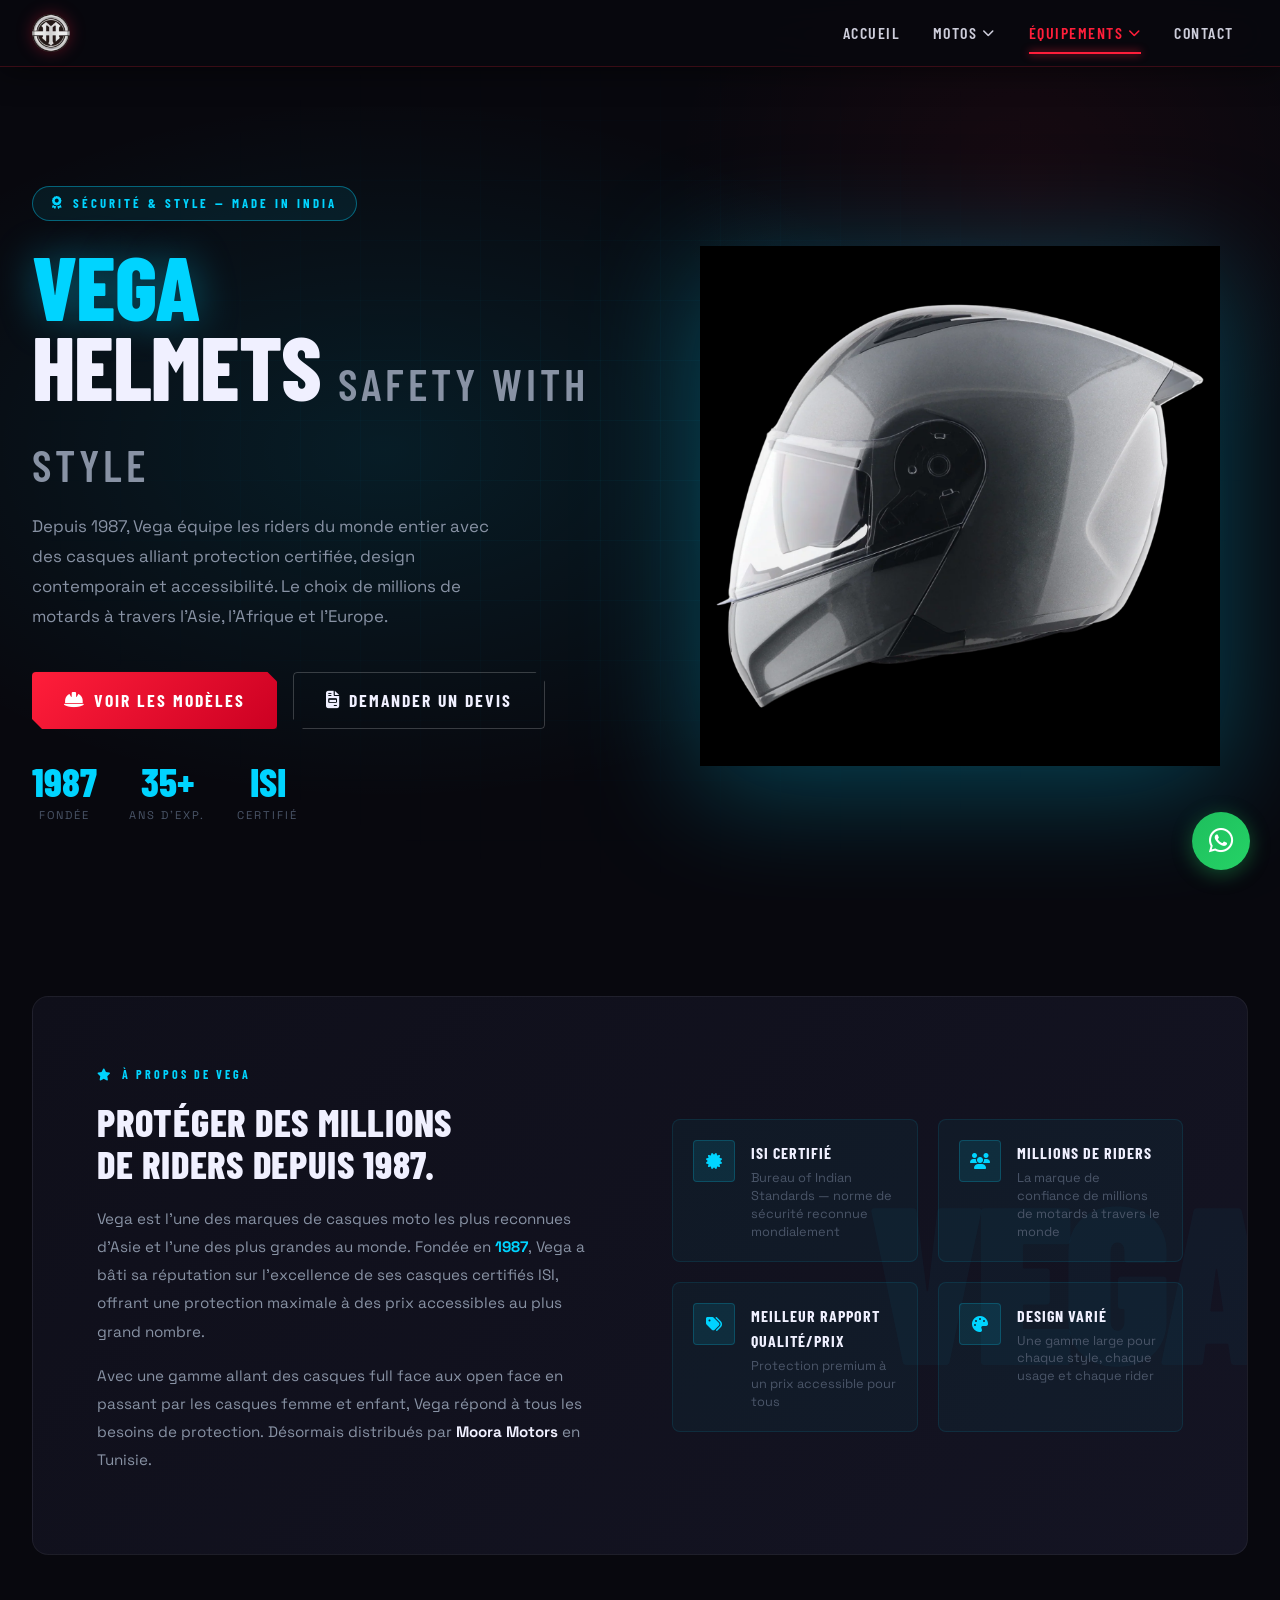
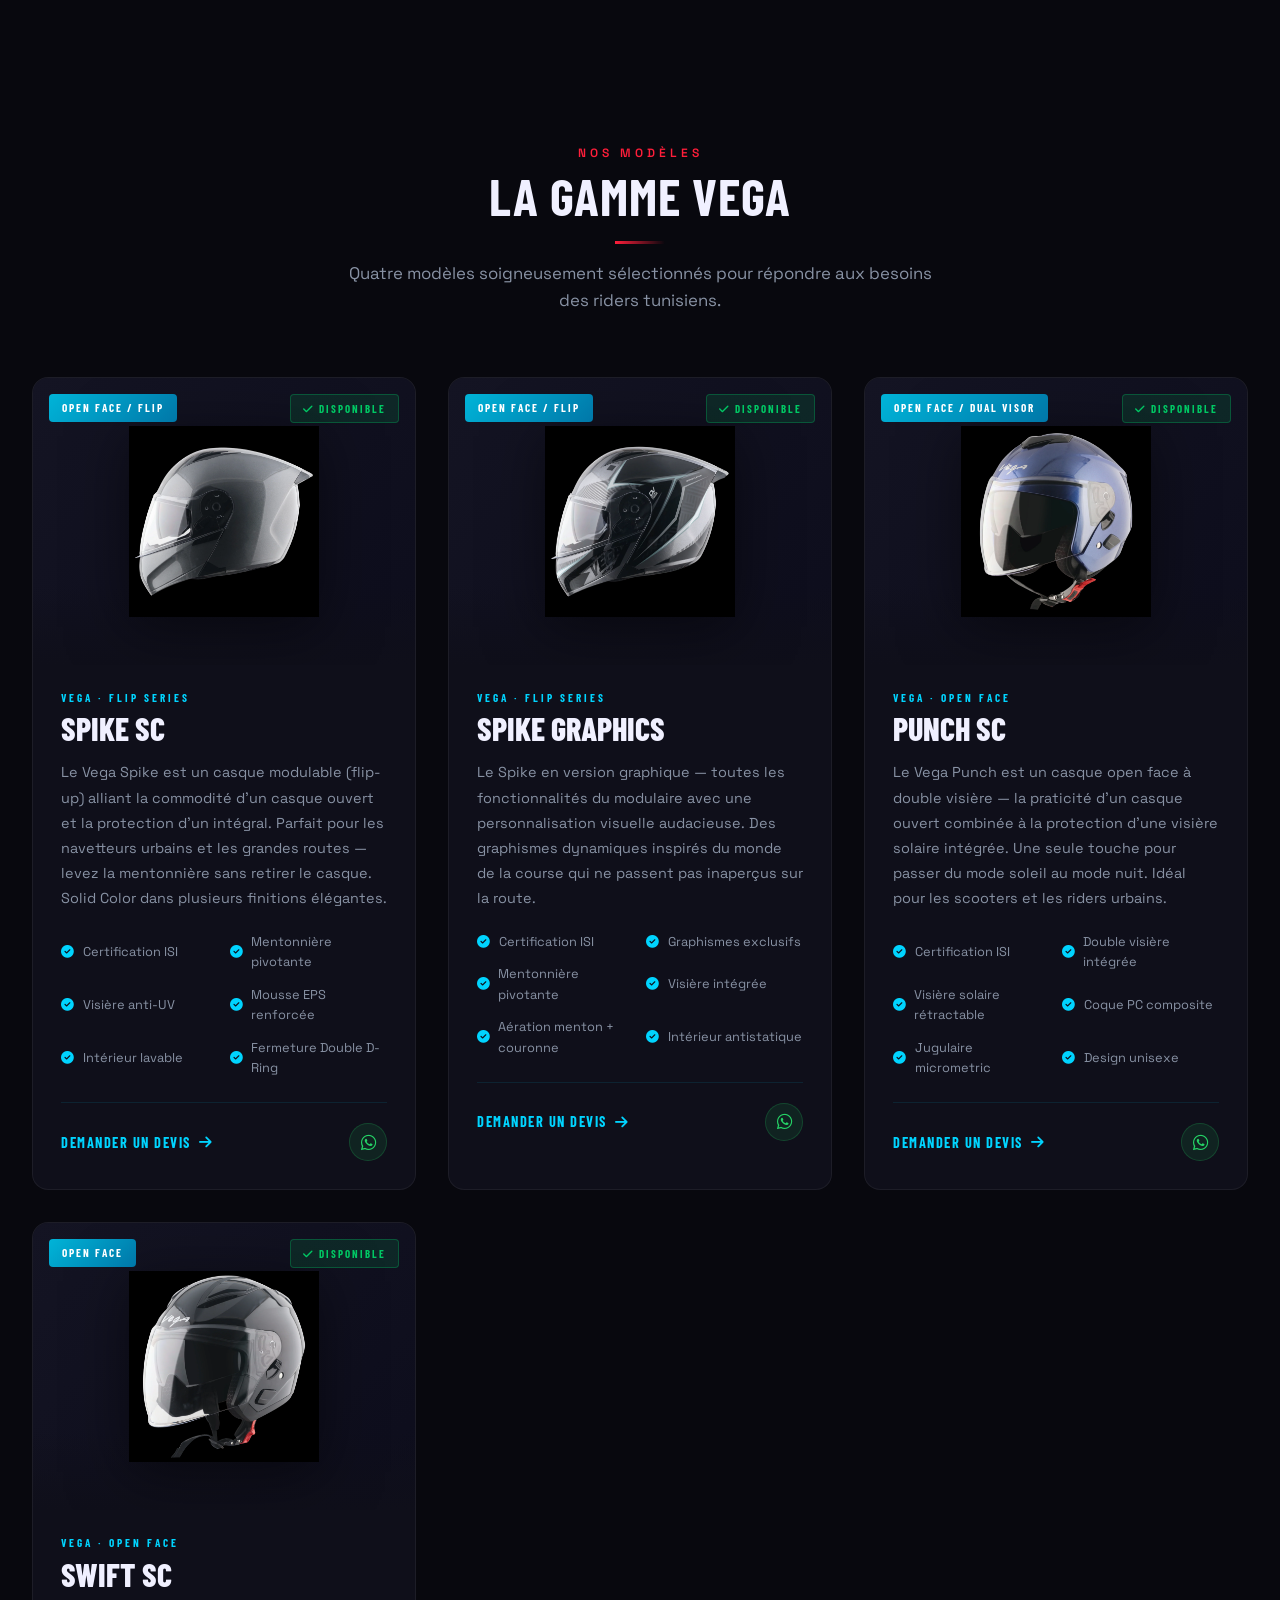
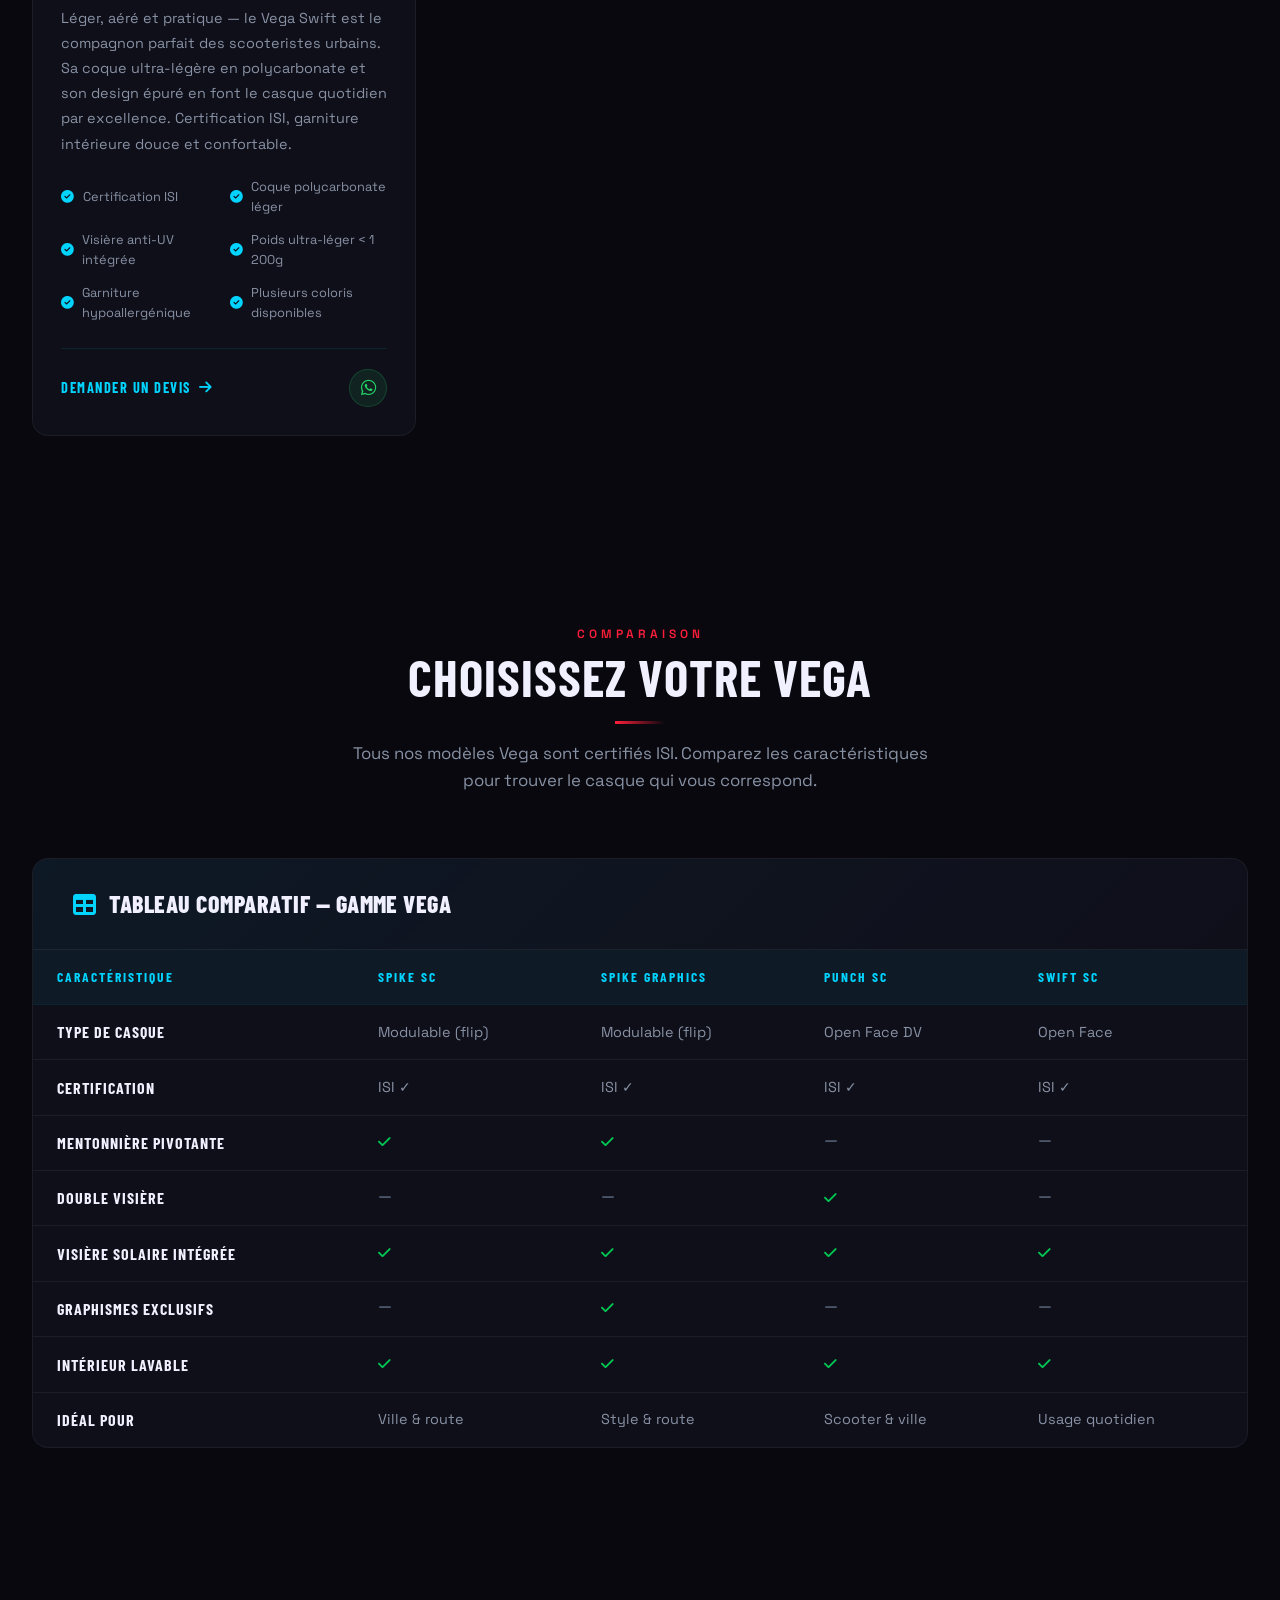
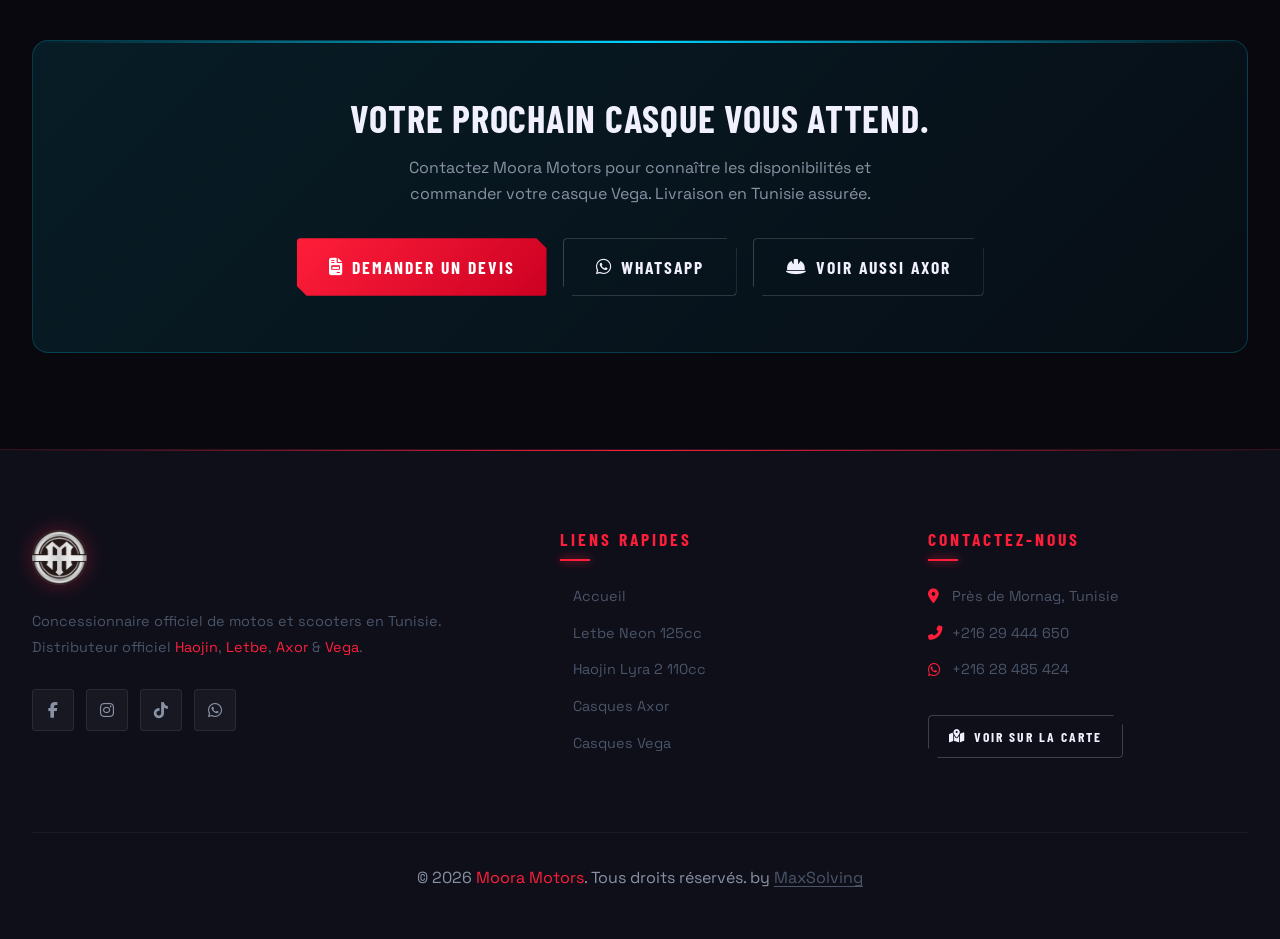
<file: vega.html>
<!DOCTYPE html>
<html lang="fr">
<head>
    <meta charset="UTF-8">
    <meta name="viewport" content="width=device-width, initial-scale=1.0">
    <title>Casques Vega — Équipements Moto | Moora Motors Tunisie</title>
    <meta name="description" content="Découvrez la gamme de casques Vega disponibles chez Moora Motors en Tunisie. Casques moto et scooter à prix abordable sans compromis sur la sécurité.">

    <link rel="preconnect" href="https://fonts.googleapis.com">
    <link rel="preconnect" href="https://fonts.gstatic.com" crossorigin>
    <link href="https://fonts.googleapis.com/css2?family=Barlow+Condensed:wght@400;600;700;800&family=Space+Grotesk:wght@400;500;600;700&family=Rajdhani:wght@500;600;700&display=swap" rel="stylesheet">

    <link rel="stylesheet" href="https://cdnjs.cloudflare.com/ajax/libs/font-awesome/6.4.0/css/all.min.css">
    <link href="https://unpkg.com/aos@2.3.1/dist/aos.css" rel="stylesheet">
    <link rel="stylesheet" href="css/page-loader.css">
    <link rel="stylesheet" href="css/style.css">

    <style>
        /* ===== VEGA PAGE SPECIFIC STYLES ===== */

        /* Vega uses a cyan/blue accent alongside the red */
        :root {
            --vega-accent: #00D4FF;
            --vega-accent-dark: #0099BB;
        }

        /* ===== HERO ===== */
        .vega-hero {
            min-height: 100vh;
            background: var(--bg-primary);
            display: flex;
            align-items: center;
            position: relative;
            overflow: hidden;
            padding-top: 80px;
        }

        .vega-hero::before {
            content: '';
            position: absolute;
            inset: 0;
            background:
                radial-gradient(ellipse 70% 60% at 30% 50%, rgba(0,212,255,0.10) 0%, transparent 65%),
                radial-gradient(ellipse 50% 70% at 80% 20%, rgba(255,30,58,0.06) 0%, transparent 55%);
        }

        .vega-hero::after {
            content: '';
            position: absolute;
            inset: 0;
            background-image:
                linear-gradient(rgba(0,212,255,0.04) 1px, transparent 1px),
                linear-gradient(90deg, rgba(0,212,255,0.04) 1px, transparent 1px);
            background-size: 60px 60px;
            mask-image: radial-gradient(ellipse at center, black 0%, transparent 70%);
        }

        .vega-hero-inner {
            position: relative;
            z-index: 2;
            display: grid;
            grid-template-columns: 1fr 1fr;
            gap: 4rem;
            align-items: center;
            padding: 6rem 0 4rem;
        }

        .vega-hero-badge {
            display: inline-flex;
            align-items: center;
            gap: 0.5rem;
            padding: 0.4rem 1.2rem;
            border: 1px solid rgba(0,212,255,0.4);
            border-radius: 999px;
            font-family: 'Barlow Condensed', sans-serif;
            font-size: 0.8rem;
            font-weight: 700;
            letter-spacing: 3px;
            text-transform: uppercase;
            color: var(--accent-secondary);
            margin-bottom: 1.5rem;
            background: rgba(0,212,255,0.08);
        }

        .vega-hero-title {
            font-size: clamp(3.5rem, 7vw, 6.5rem);
            font-family: 'Barlow Condensed', sans-serif;
            font-weight: 800;
            text-transform: uppercase;
            line-height: 0.9;
            margin-bottom: 1.5rem;
            letter-spacing: -1px;
        }

        .vega-hero-title .brand-accent {
            color: var(--accent-secondary);
            display: block;
            text-shadow: 0 0 40px rgba(0,212,255,0.4);
        }

        .vega-hero-title .brand-sub {
            font-size: clamp(1.8rem, 3.5vw, 3rem);
            color: var(--text-secondary);
            font-weight: 600;
            letter-spacing: 4px;
        }

        .vega-hero-desc {
            font-size: 1.05rem;
            color: var(--text-secondary);
            line-height: 1.8;
            margin-bottom: 2.5rem;
            max-width: 480px;
        }

        .vega-hero-visual {
            position: relative;
            display: flex;
            align-items: center;
            justify-content: center;
        }

        .vega-hero-img-wrap {
            position: relative;
            width: 100%;
            max-width: 520px;
        }

        .vega-hero-img-wrap::before {
            content: '';
            position: absolute;
            inset: -20px;
            border-radius: 50%;
            background: radial-gradient(circle, rgba(0,212,255,0.2) 0%, transparent 70%);
            animation: vegaGlow 4s ease-in-out infinite alternate;
        }

        @keyframes vegaGlow {
            from { transform: scale(0.95); opacity: 0.5; }
            to   { transform: scale(1.05); opacity: 1; }
        }

        .vega-hero-main-img {
            width: 100%;
            object-fit: contain;
            filter: drop-shadow(0 20px 60px rgba(0,212,255,0.3));
            animation: floatVega 6s ease-in-out infinite;
        }

        @keyframes floatVega {
            0%, 100% { transform: translateY(0); }
            50% { transform: translateY(-18px); }
        }

        /* Stats row */
        .vega-hero-stats {
            display: flex;
            gap: 2rem;
            margin-top: 2rem;
        }

        .vega-stat-item { text-align: center; }

        .vega-stat-number {
            font-family: 'Barlow Condensed', sans-serif;
            font-size: 2.5rem;
            font-weight: 800;
            color: var(--accent-secondary);
            display: block;
            line-height: 1;
        }

        .vega-stat-label {
            font-size: 0.7rem;
            letter-spacing: 2px;
            text-transform: uppercase;
            color: var(--text-muted);
            margin-top: 0.25rem;
        }

        /* ===== BRAND STORY ===== */
        .brand-story-vega {
            background: linear-gradient(135deg, var(--bg-secondary), var(--bg-tertiary));
            border: 1px solid var(--border-glass);
            border-radius: var(--radius-lg);
            padding: 4rem;
            position: relative;
            overflow: hidden;
        }

        .brand-story-vega::before {
            content: 'VEGA';
            position: absolute;
            right: -20px;
            top: 50%;
            transform: translateY(-50%);
            font-family: 'Barlow Condensed', sans-serif;
            font-size: 14rem;
            font-weight: 900;
            color: rgba(0,212,255,0.04);
            letter-spacing: -10px;
            pointer-events: none;
            line-height: 1;
        }

        .brand-story-vega-inner {
            display: grid;
            grid-template-columns: 1fr 1fr;
            gap: 4rem;
            align-items: center;
            position: relative;
            z-index: 2;
        }

        .vega-brand-features {
            display: grid;
            grid-template-columns: 1fr 1fr;
            gap: 1.25rem;
        }

        .vega-feature-item {
            display: flex;
            align-items: flex-start;
            gap: 1rem;
            padding: 1.25rem;
            background: rgba(0,212,255,0.04);
            border: 1px solid rgba(0,212,255,0.1);
            border-radius: var(--radius-md);
            transition: var(--transition-fast);
        }

        .vega-feature-item:hover {
            background: rgba(0,212,255,0.08);
            border-color: rgba(0,212,255,0.25);
        }

        .vega-feature-icon {
            width: 42px;
            height: 42px;
            background: rgba(0,212,255,0.1);
            border: 1px solid rgba(0,212,255,0.2);
            border-radius: var(--radius-sm);
            display: flex;
            align-items: center;
            justify-content: center;
            color: var(--accent-secondary);
            font-size: 1rem;
            flex-shrink: 0;
        }

        .vega-feature-label {
            font-family: 'Barlow Condensed', sans-serif;
            font-size: 1rem;
            font-weight: 700;
            text-transform: uppercase;
            letter-spacing: 1px;
            color: var(--text-primary);
            margin-bottom: 0.2rem;
        }

        .vega-feature-sub {
            font-size: 0.8rem;
            color: var(--text-muted);
            line-height: 1.4;
        }

        /* ===== HELMET CARDS ===== */
        .vega-helmets-grid {
            display: grid;
            grid-template-columns: repeat(auto-fill, minmax(300px, 1fr));
            gap: 2rem;
        }

        .vega-helmet-card {
            background: var(--bg-secondary);
            border: 1px solid var(--border-glass);
            border-radius: var(--radius-lg);
            overflow: hidden;
            transition: var(--transition-med);
            position: relative;
        }

        .vega-helmet-card:hover {
            border-color: rgba(0,212,255,0.3);
            transform: translateY(-8px);
            box-shadow: 0 25px 60px rgba(0,212,255,0.12), 0 0 0 1px rgba(0,212,255,0.08);
        }

        .vega-helmet-img-wrap {
            position: relative;
            background: linear-gradient(135deg, var(--bg-tertiary) 0%, var(--bg-card) 100%);
            padding: 3rem 2.5rem;
            display: flex;
            align-items: center;
            justify-content: center;
            aspect-ratio: 4/3;
            overflow: hidden;
        }

        .vega-helmet-img-wrap::after {
            content: '';
            position: absolute;
            bottom: 0;
            left: 0;
            right: 0;
            height: 80px;
            background: linear-gradient(to top, var(--bg-secondary), transparent);
        }

        /* Glow ring behind helmet */
        .vega-helmet-img-wrap::before {
            content: '';
            position: absolute;
            width: 200px;
            height: 200px;
            border-radius: 50%;
            background: radial-gradient(circle, rgba(0,212,255,0.12) 0%, transparent 70%);
            top: 50%;
            left: 50%;
            transform: translate(-50%, -50%);
        }

        .vega-helmet-img {
            width: 100%;
            height: 100%;
            object-fit: contain;
            transition: transform 0.5s cubic-bezier(0.4, 0, 0.2, 1);
            filter: drop-shadow(0 10px 30px rgba(0,0,0,0.5));
            position: relative;
            z-index: 1;
        }

        .vega-helmet-card:hover .vega-helmet-img {
            transform: scale(1.1) translateY(-6px);
        }

        .vega-helmet-type {
            position: absolute;
            top: 1rem;
            left: 1rem;
            background: linear-gradient(135deg, #00B4D8, #0077A8);
            color: #fff;
            font-family: 'Barlow Condensed', sans-serif;
            font-size: 0.7rem;
            font-weight: 700;
            letter-spacing: 2px;
            text-transform: uppercase;
            padding: 0.3rem 0.8rem;
            border-radius: 4px;
            z-index: 2;
        }

        .vega-coming-badge {
            position: absolute;
            top: 1rem;
            right: 1rem;
            background: rgba(255, 184, 0, 0.15);
            border: 1px solid rgba(255, 184, 0, 0.4);
            color: var(--accent-gold);
            font-family: 'Barlow Condensed', sans-serif;
            font-size: 0.68rem;
            font-weight: 700;
            letter-spacing: 2px;
            text-transform: uppercase;
            padding: 0.3rem 0.75rem;
            border-radius: 4px;
            z-index: 2;
        }

        .vega-helmet-body {
            padding: 1.5rem 1.75rem 1.75rem;
        }

        .vega-helmet-brand {
            font-family: 'Barlow Condensed', sans-serif;
            font-size: 0.7rem;
            font-weight: 700;
            letter-spacing: 3px;
            text-transform: uppercase;
            color: var(--accent-secondary);
            margin-bottom: 0.35rem;
        }

        .vega-helmet-name {
            font-family: 'Barlow Condensed', sans-serif;
            font-size: 2rem;
            font-weight: 800;
            text-transform: uppercase;
            color: var(--text-primary);
            line-height: 1;
            margin-bottom: 1rem;
        }

        .vega-helmet-desc {
            font-size: 0.9rem;
            color: var(--text-secondary);
            line-height: 1.75;
            margin-bottom: 1.25rem;
        }

        .vega-helmet-specs {
            display: grid;
            grid-template-columns: 1fr 1fr;
            gap: 0.75rem;
            margin-bottom: 1.5rem;
        }

        .vega-spec-item {
            display: flex;
            align-items: center;
            gap: 0.5rem;
            font-size: 0.8rem;
            color: var(--text-secondary);
        }

        .vega-spec-item i {
            color: var(--accent-secondary);
            width: 14px;
        }

        .vega-helmet-footer {
            display: flex;
            align-items: center;
            justify-content: space-between;
            padding-top: 1.25rem;
            border-top: 1px solid rgba(0,212,255,0.1);
        }

        .vega-cta-btn {
            display: inline-flex;
            align-items: center;
            gap: 0.5rem;
            font-family: 'Barlow Condensed', sans-serif;
            font-size: 0.9rem;
            font-weight: 700;
            letter-spacing: 1.5px;
            text-transform: uppercase;
            color: var(--accent-secondary);
            transition: gap 0.2s ease;
        }

        .vega-cta-btn:hover { gap: 0.75rem; }

        .vega-wa-btn {
            display: inline-flex;
            align-items: center;
            justify-content: center;
            width: 38px;
            height: 38px;
            background: rgba(37, 211, 102, 0.1);
            border: 1px solid rgba(37, 211, 102, 0.2);
            border-radius: 50%;
            color: #25D366;
            font-size: 1.1rem;
            transition: var(--transition-fast);
        }

        .vega-wa-btn:hover {
            background: #25D366;
            color: #fff;
            transform: scale(1.1);
        }

        /* ===== COMPARISON TABLE ===== */
        .comparison-section {
            background: var(--bg-secondary);
            border: 1px solid var(--border-glass);
            border-radius: var(--radius-lg);
            overflow: hidden;
        }

        .comparison-header {
            padding: 2rem 2.5rem;
            border-bottom: 1px solid var(--border-glass);
            background: linear-gradient(135deg, rgba(0,212,255,0.05), transparent);
        }

        .comparison-header h3 {
            font-size: 1.5rem;
            font-family: 'Barlow Condensed', sans-serif;
            font-weight: 800;
            text-transform: uppercase;
            color: var(--text-primary);
            margin: 0;
        }

        .comparison-table {
            width: 100%;
            border-collapse: collapse;
        }

        .comparison-table th {
            background: rgba(0,212,255,0.06);
            padding: 1rem 1.5rem;
            font-family: 'Barlow Condensed', sans-serif;
            font-size: 0.85rem;
            font-weight: 700;
            letter-spacing: 2px;
            text-transform: uppercase;
            color: var(--accent-secondary);
            text-align: left;
            border-bottom: 1px solid rgba(0,212,255,0.1);
        }

        .comparison-table td {
            padding: 0.9rem 1.5rem;
            font-size: 0.9rem;
            color: var(--text-secondary);
            border-bottom: 1px solid var(--border-glass);
        }

        .comparison-table tr:last-child td { border-bottom: none; }

        .comparison-table tr:hover td {
            background: rgba(0,212,255,0.03);
        }

        .comparison-table td:first-child {
            font-family: 'Barlow Condensed', sans-serif;
            font-weight: 700;
            font-size: 1rem;
            text-transform: uppercase;
            letter-spacing: 1px;
            color: var(--text-primary);
        }

        .check-icon { color: #00C853; }
        .dash-icon { color: var(--text-muted); }

        /* ===== CTA BANNER ===== */
        .vega-cta-banner {
            background: linear-gradient(135deg, rgba(0,212,255,0.1) 0%, rgba(0,212,255,0.03) 100%);
            border: 1px solid rgba(0,212,255,0.2);
            border-radius: var(--radius-lg);
            padding: 3.5rem;
            text-align: center;
            position: relative;
            overflow: hidden;
        }

        .vega-cta-banner::before {
            content: '';
            position: absolute;
            top: 0;
            left: 0;
            right: 0;
            height: 2px;
            background: linear-gradient(90deg, transparent, var(--accent-secondary), transparent);
        }

        /* Responsive */
        @media (max-width: 992px) {
            .vega-hero-inner { grid-template-columns: 1fr; text-align: center; }
            .vega-hero-desc { max-width: 100%; margin-left: auto; margin-right: auto; }
            .vega-hero-stats { justify-content: center; }
            .vega-hero-visual { display: none; }
            .brand-story-vega-inner { grid-template-columns: 1fr; }
            .brand-story-vega { padding: 2.5rem; }
        }

        @media (max-width: 768px) {
            .vega-helmets-grid { grid-template-columns: 1fr; }
            .vega-brand-features { grid-template-columns: 1fr; }
            .vega-cta-banner { padding: 2.5rem 1.5rem; }
            .vega-helmet-specs { grid-template-columns: 1fr; }
        }
    </style>
</head>
<body>

    <!-- ===== NAVBAR ===== -->
    <header class="scrolled">
        <div class="container nav-container">
            <a href="index.html" class="logo">
                <img src="img/logo.png" alt="Moora Motors Logo">
            </a>
            <button class="mobile-toggle" aria-label="Menu"><i class="fas fa-bars"></i></button>
            <nav>
                <ul class="nav-menu">
                    <li class="mobile-close-li" style="display:none;"><button class="mobile-close-btn" aria-label="Fermer"><i class="fas fa-times"></i></button></li>
                    <li><a href="index.html" class="nav-link">Accueil</a></li>
                    <li class="nav-item-dropdown">
                        <a href="#" class="nav-link">Motos <i class="fas fa-chevron-down" style="font-size:0.75em;"></i></a>
                        <ul class="dropdown-content">
                            <li><a href="letbe.html">Letbe Neon 125cc</a></li>
                            <li><a href="haojin.html">Haojin Lyra 2 110cc</a></li>
                        </ul>
                    </li>
                    <li class="nav-item-dropdown">
                        <a href="#" class="nav-link active">Équipements <i class="fas fa-chevron-down" style="font-size:0.75em;"></i></a>
                        <ul class="dropdown-content">
                            <li><a href="axor.html">Casques Axor</a></li>
                            <li><a href="vega.html">Casques Vega</a></li>
                            <li><a href="putoline.html">Huiles Putoline</a></li>
                            <li><a href="eurogrip.html">Pneus Eurogrip</a></li>
                        </ul>
                    </li>
                    <li><a href="contact.html" class="nav-link">Contact</a></li>
                </ul>
            </nav>
        </div>
    </header>

    <main>

        <!-- ===== HERO ===== -->
        <section class="vega-hero">
            <div class="container">
                <div class="vega-hero-inner">
                    <div data-aos="fade-right">
                        <div class="vega-hero-badge">
                            <i class="fas fa-award"></i>
                            Sécurité &amp; Style — Made in India
                        </div>
                        <h1 class="vega-hero-title">
                            <span class="brand-accent">VEGA</span>
                            <span>HELMETS</span>
                            <span class="brand-sub">Safety with Style</span>
                        </h1>
                        <p class="vega-hero-desc">
                            Depuis 1987, Vega équipe les riders du monde entier avec des casques alliant protection certifiée, design contemporain et accessibilité. Le choix de millions de motards à travers l'Asie, l'Afrique et l'Europe.
                        </p>
                        <div style="display:flex;gap:1rem;flex-wrap:wrap;">
                            <a href="#helmets-vega" class="btn btn-primary">
                                <i class="fas fa-helmet-safety"></i> Voir les modèles
                            </a>
                            <a href="contact.html" class="btn btn-secondary">
                                <i class="fas fa-file-invoice"></i> Demander un devis
                            </a>
                        </div>
                        <div class="vega-hero-stats">
                            <div class="vega-stat-item">
                                <span class="vega-stat-number">1987</span>
                                <span class="vega-stat-label">Fondée</span>
                            </div>
                            <div class="vega-stat-item">
                                <span class="vega-stat-number">35+</span>
                                <span class="vega-stat-label">Ans d'exp.</span>
                            </div>
                            <div class="vega-stat-item">
                                <span class="vega-stat-number">ISI</span>
                                <span class="vega-stat-label">Certifié</span>
                            </div>
                        </div>
                    </div>
                    <div class="vega-hero-visual" data-aos="fade-left" data-aos-delay="200">
                        <div class="vega-hero-img-wrap">
                            <img class="vega-hero-main-img"
                                 src="img/casques/vega/VEGA-SPIKE-SC .png"
                                 alt="Vega Spike — Casque Moto Premium">
                        </div>
                    </div>
                </div>
            </div>
        </section>

        <!-- ===== BRAND STORY ===== -->
        <section class="section-padding" id="about-vega">
            <div class="container">
                <div class="brand-story-vega" data-aos="fade-up">
                    <div class="brand-story-vega-inner">
                        <div>
                            <div style="display:inline-flex;align-items:center;gap:0.5rem;font-family:'Barlow Condensed',sans-serif;font-size:0.75rem;font-weight:700;letter-spacing:3px;text-transform:uppercase;color:var(--accent-secondary);margin-bottom:1rem;">
                                <i class="fas fa-star"></i> À propos de Vega
                            </div>
                            <h2 style="font-size:clamp(1.8rem,3vw,2.8rem);font-family:'Barlow Condensed',sans-serif;font-weight:800;text-transform:uppercase;margin-bottom:1.25rem;">
                                Protéger des millions<br>de riders depuis 1987.
                            </h2>
                            <p style="font-size:0.95rem;line-height:1.85;color:var(--text-secondary);margin-bottom:1rem;">
                                Vega est l'une des marques de casques moto les plus reconnues d'Asie et l'une des plus grandes au monde. Fondée en <strong style="color:var(--accent-secondary)">1987</strong>, Vega a bâti sa réputation sur l'excellence de ses casques certifiés ISI, offrant une protection maximale à des prix accessibles au plus grand nombre.
                            </p>
                            <p style="font-size:0.95rem;line-height:1.85;color:var(--text-secondary);">
                                Avec une gamme allant des casques full face aux open face en passant par les casques femme et enfant, Vega répond à tous les besoins de protection. Désormais distribués par <strong style="color:var(--text-primary)">Moora Motors</strong> en Tunisie.
                            </p>
                        </div>
                        <div class="vega-brand-features">
                            <div class="vega-feature-item">
                                <div class="vega-feature-icon"><i class="fas fa-certificate"></i></div>
                                <div>
                                    <div class="vega-feature-label">ISI Certifié</div>
                                    <div class="vega-feature-sub">Bureau of Indian Standards — norme de sécurité reconnue mondialement</div>
                                </div>
                            </div>
                            <div class="vega-feature-item">
                                <div class="vega-feature-icon"><i class="fas fa-users"></i></div>
                                <div>
                                    <div class="vega-feature-label">Millions de riders</div>
                                    <div class="vega-feature-sub">La marque de confiance de millions de motards à travers le monde</div>
                                </div>
                            </div>
                            <div class="vega-feature-item">
                                <div class="vega-feature-icon"><i class="fas fa-tags"></i></div>
                                <div>
                                    <div class="vega-feature-label">Meilleur rapport qualité/prix</div>
                                    <div class="vega-feature-sub">Protection premium à un prix accessible pour tous</div>
                                </div>
                            </div>
                            <div class="vega-feature-item">
                                <div class="vega-feature-icon"><i class="fas fa-palette"></i></div>
                                <div>
                                    <div class="vega-feature-label">Design varié</div>
                                    <div class="vega-feature-sub">Une gamme large pour chaque style, chaque usage et chaque rider</div>
                                </div>
                            </div>
                        </div>
                    </div>
                </div>
            </div>
        </section>

        <!-- ===== HELMETS ===== -->
        <section class="section-padding" id="helmets-vega">
            <div class="container">
                <h2 class="section-title" data-label="Nos Modèles" data-aos="fade-up">La Gamme Vega</h2>
                <p class="section-subtitle" data-aos="fade-up" data-aos-delay="100">
                    Quatre modèles soigneusement sélectionnés pour répondre aux besoins des riders tunisiens.
                </p>

                <div class="vega-helmets-grid">

                    <!-- VEGA SPIKE SC -->
                    <div class="vega-helmet-card" data-aos="fade-up" data-aos-delay="50">
                        <div class="vega-helmet-img-wrap">
                            <span class="vega-helmet-type">Open Face / Flip</span>
                            <span class="vega-coming-badge" style="background:rgba(0,200,100,0.12);border-color:rgba(0,200,100,0.3);color:#00C864;"><i class="fas fa-check"></i> Disponible</span>
                            <img class="vega-helmet-img"
                                 src="img/casques/vega/VEGA-SPIKE-SC .png"
                                 alt="Vega Spike SC">
                        </div>
                        <div class="vega-helmet-body">
                            <div class="vega-helmet-brand">Vega · Flip Series</div>
                            <div class="vega-helmet-name">SPIKE SC</div>
                            <p class="vega-helmet-desc">
                                Le Vega Spike est un casque modulable (flip-up) alliant la commodité d'un casque ouvert et la protection d'un intégral. Parfait pour les navetteurs urbains et les grandes routes — levez la mentonnière sans retirer le casque. Solid Color dans plusieurs finitions élégantes.
                            </p>
                            <div class="vega-helmet-specs">
                                <div class="vega-spec-item"><i class="fas fa-check-circle check-icon"></i> Certification ISI</div>
                                <div class="vega-spec-item"><i class="fas fa-check-circle check-icon"></i> Mentonnière pivotante</div>
                                <div class="vega-spec-item"><i class="fas fa-check-circle check-icon"></i> Visière anti-UV</div>
                                <div class="vega-spec-item"><i class="fas fa-check-circle check-icon"></i> Mousse EPS renforcée</div>
                                <div class="vega-spec-item"><i class="fas fa-check-circle check-icon"></i> Intérieur lavable</div>
                                <div class="vega-spec-item"><i class="fas fa-check-circle check-icon"></i> Fermeture Double D-Ring</div>
                            </div>
                            <div class="vega-helmet-footer">
                                <a href="contact.html" class="vega-cta-btn">
                                    Demander un devis <i class="fas fa-arrow-right"></i>
                                </a>
                                <a href="https://wa.me/21628485424?text=Bonjour%20Moora%20Motors,%20je%20suis%20int%C3%A9ress%C3%A9(e)%20par%20le%20casque%20Vega%20Spike%20SC"
                                   class="vega-wa-btn" target="_blank" rel="noopener noreferrer" aria-label="WhatsApp Vega Spike SC">
                                    <i class="fab fa-whatsapp"></i>
                                </a>
                            </div>
                        </div>
                    </div>

                    <!-- VEGA SPIKE GRAPHICS -->
                    <div class="vega-helmet-card" data-aos="fade-up" data-aos-delay="150">
                        <div class="vega-helmet-img-wrap">
                            <span class="vega-helmet-type">Open Face / Flip</span>
                            <span class="vega-coming-badge" style="background:rgba(0,200,100,0.12);border-color:rgba(0,200,100,0.3);color:#00C864;"><i class="fas fa-check"></i> Disponible</span>
                            <img class="vega-helmet-img"
                                 src="img/casques/vega/VEGA-SPIKE-GRAPHICS.png"
                                 alt="Vega Spike Graphics">
                        </div>
                        <div class="vega-helmet-body">
                            <div class="vega-helmet-brand">Vega · Flip Series</div>
                            <div class="vega-helmet-name">SPIKE Graphics</div>
                            <p class="vega-helmet-desc">
                                Le Spike en version graphique — toutes les fonctionnalités du modulaire avec une personnalisation visuelle audacieuse. Des graphismes dynamiques inspirés du monde de la course qui ne passent pas inaperçus sur la route.
                            </p>
                            <div class="vega-helmet-specs">
                                <div class="vega-spec-item"><i class="fas fa-check-circle check-icon"></i> Certification ISI</div>
                                <div class="vega-spec-item"><i class="fas fa-check-circle check-icon"></i> Graphismes exclusifs</div>
                                <div class="vega-spec-item"><i class="fas fa-check-circle check-icon"></i> Mentonnière pivotante</div>
                                <div class="vega-spec-item"><i class="fas fa-check-circle check-icon"></i> Visière intégrée</div>
                                <div class="vega-spec-item"><i class="fas fa-check-circle check-icon"></i> Aération menton + couronne</div>
                                <div class="vega-spec-item"><i class="fas fa-check-circle check-icon"></i> Intérieur antistatique</div>
                            </div>
                            <div class="vega-helmet-footer">
                                <a href="contact.html" class="vega-cta-btn">
                                    Demander un devis <i class="fas fa-arrow-right"></i>
                                </a>
                                <a href="https://wa.me/21628485424?text=Bonjour%20Moora%20Motors,%20je%20suis%20int%C3%A9ress%C3%A9(e)%20par%20le%20casque%20Vega%20Spike%20Graphics"
                                   class="vega-wa-btn" target="_blank" rel="noopener noreferrer" aria-label="WhatsApp Vega Spike Graphics">
                                    <i class="fab fa-whatsapp"></i>
                                </a>
                            </div>
                        </div>
                    </div>

                    <!-- VEGA PUNCH SC -->
                    <div class="vega-helmet-card" data-aos="fade-up" data-aos-delay="250">
                        <div class="vega-helmet-img-wrap">
                            <span class="vega-helmet-type">Open Face / Dual Visor</span>
                            <span class="vega-coming-badge" style="background:rgba(0,200,100,0.12);border-color:rgba(0,200,100,0.3);color:#00C864;"><i class="fas fa-check"></i> Disponible</span>
                            <img class="vega-helmet-img"
                                 src="img/casques/vega/VEGA-PUNCH-SC.png"
                                 alt="Vega Punch SC">
                        </div>
                        <div class="vega-helmet-body">
                            <div class="vega-helmet-brand">Vega · Open Face</div>
                            <div class="vega-helmet-name">PUNCH SC</div>
                            <p class="vega-helmet-desc">
                                Le Vega Punch est un casque open face à double visière — la praticité d'un casque ouvert combinée à la protection d'une visière solaire intégrée. Une seule touche pour passer du mode soleil au mode nuit. Idéal pour les scooters et les riders urbains.
                            </p>
                            <div class="vega-helmet-specs">
                                <div class="vega-spec-item"><i class="fas fa-check-circle check-icon"></i> Certification ISI</div>
                                <div class="vega-spec-item"><i class="fas fa-check-circle check-icon"></i> Double visière intégrée</div>
                                <div class="vega-spec-item"><i class="fas fa-check-circle check-icon"></i> Visière solaire rétractable</div>
                                <div class="vega-spec-item"><i class="fas fa-check-circle check-icon"></i> Coque PC composite</div>
                                <div class="vega-spec-item"><i class="fas fa-check-circle check-icon"></i> Jugulaire micrometric</div>
                                <div class="vega-spec-item"><i class="fas fa-check-circle check-icon"></i> Design unisexe</div>
                            </div>
                            <div class="vega-helmet-footer">
                                <a href="contact.html" class="vega-cta-btn">
                                    Demander un devis <i class="fas fa-arrow-right"></i>
                                </a>
                                <a href="https://wa.me/21628485424?text=Bonjour%20Moora%20Motors,%20je%20suis%20int%C3%A9ress%C3%A9(e)%20par%20le%20casque%20Vega%20Punch%20SC"
                                   class="vega-wa-btn" target="_blank" rel="noopener noreferrer" aria-label="WhatsApp Vega Punch">
                                    <i class="fab fa-whatsapp"></i>
                                </a>
                            </div>
                        </div>
                    </div>

                    <!-- VEGA SWIFT SC -->
                    <div class="vega-helmet-card" data-aos="fade-up" data-aos-delay="350">
                        <div class="vega-helmet-img-wrap">
                            <span class="vega-helmet-type">Open Face</span>
                            <span class="vega-coming-badge" style="background:rgba(0,200,100,0.12);border-color:rgba(0,200,100,0.3);color:#00C864;"><i class="fas fa-check"></i> Disponible</span>
                            <img class="vega-helmet-img"
                                 src="img/casques/vega/VEGA-SWFT-SC.png"
                                 alt="Vega Swift SC">
                        </div>
                        <div class="vega-helmet-body">
                            <div class="vega-helmet-brand">Vega · Open Face</div>
                            <div class="vega-helmet-name">SWIFT SC</div>
                            <p class="vega-helmet-desc">
                                Léger, aéré et pratique — le Vega Swift est le compagnon parfait des scooteristes urbains. Sa coque ultra-légère en polycarbonate et son design épuré en font le casque quotidien par excellence. Certification ISI, garniture intérieure douce et confortable.
                            </p>
                            <div class="vega-helmet-specs">
                                <div class="vega-spec-item"><i class="fas fa-check-circle check-icon"></i> Certification ISI</div>
                                <div class="vega-spec-item"><i class="fas fa-check-circle check-icon"></i> Coque polycarbonate léger</div>
                                <div class="vega-spec-item"><i class="fas fa-check-circle check-icon"></i> Visière anti-UV intégrée</div>
                                <div class="vega-spec-item"><i class="fas fa-check-circle check-icon"></i> Poids ultra-léger &lt; 1 200g</div>
                                <div class="vega-spec-item"><i class="fas fa-check-circle check-icon"></i> Garniture hypoallergénique</div>
                                <div class="vega-spec-item"><i class="fas fa-check-circle check-icon"></i> Plusieurs coloris disponibles</div>
                            </div>
                            <div class="vega-helmet-footer">
                                <a href="contact.html" class="vega-cta-btn">
                                    Demander un devis <i class="fas fa-arrow-right"></i>
                                </a>
                                <a href="https://wa.me/21628485424?text=Bonjour%20Moora%20Motors,%20je%20suis%20int%C3%A9ress%C3%A9(e)%20par%20le%20casque%20Vega%20Swift%20SC"
                                   class="vega-wa-btn" target="_blank" rel="noopener noreferrer" aria-label="WhatsApp Vega Swift">
                                    <i class="fab fa-whatsapp"></i>
                                </a>
                            </div>
                        </div>
                    </div>

                </div>
            </div>
        </section>

        <!-- ===== COMPARISON TABLE ===== -->
        <section class="section-padding">
            <div class="container">
                <h2 class="section-title" data-label="Comparaison" data-aos="fade-up">Choisissez votre Vega</h2>
                <p class="section-subtitle" data-aos="fade-up" data-aos-delay="100">
                    Tous nos modèles Vega sont certifiés ISI. Comparez les caractéristiques pour trouver le casque qui vous correspond.
                </p>

                <div class="comparison-section" data-aos="fade-up" data-aos-delay="150">
                    <div class="comparison-header">
                        <h3><i class="fas fa-table" style="color:var(--accent-secondary);margin-right:0.75rem;"></i>Tableau Comparatif — Gamme Vega</h3>
                    </div>
                    <div style="overflow-x:auto;">
                        <table class="comparison-table">
                            <thead>
                                <tr>
                                    <th>Caractéristique</th>
                                    <th>Spike SC</th>
                                    <th>Spike Graphics</th>
                                    <th>Punch SC</th>
                                    <th>Swift SC</th>
                                </tr>
                            </thead>
                            <tbody>
                                <tr>
                                    <td>Type de casque</td>
                                    <td>Modulable (flip)</td>
                                    <td>Modulable (flip)</td>
                                    <td>Open Face DV</td>
                                    <td>Open Face</td>
                                </tr>
                                <tr>
                                    <td>Certification</td>
                                    <td>ISI ✓</td>
                                    <td>ISI ✓</td>
                                    <td>ISI ✓</td>
                                    <td>ISI ✓</td>
                                </tr>
                                <tr>
                                    <td>Mentonnière pivotante</td>
                                    <td><i class="fas fa-check check-icon"></i></td>
                                    <td><i class="fas fa-check check-icon"></i></td>
                                    <td><i class="fas fa-minus dash-icon"></i></td>
                                    <td><i class="fas fa-minus dash-icon"></i></td>
                                </tr>
                                <tr>
                                    <td>Double visière</td>
                                    <td><i class="fas fa-minus dash-icon"></i></td>
                                    <td><i class="fas fa-minus dash-icon"></i></td>
                                    <td><i class="fas fa-check check-icon"></i></td>
                                    <td><i class="fas fa-minus dash-icon"></i></td>
                                </tr>
                                <tr>
                                    <td>Visière solaire intégrée</td>
                                    <td><i class="fas fa-check check-icon"></i></td>
                                    <td><i class="fas fa-check check-icon"></i></td>
                                    <td><i class="fas fa-check check-icon"></i></td>
                                    <td><i class="fas fa-check check-icon"></i></td>
                                </tr>
                                <tr>
                                    <td>Graphismes exclusifs</td>
                                    <td><i class="fas fa-minus dash-icon"></i></td>
                                    <td><i class="fas fa-check check-icon"></i></td>
                                    <td><i class="fas fa-minus dash-icon"></i></td>
                                    <td><i class="fas fa-minus dash-icon"></i></td>
                                </tr>
                                <tr>
                                    <td>Intérieur lavable</td>
                                    <td><i class="fas fa-check check-icon"></i></td>
                                    <td><i class="fas fa-check check-icon"></i></td>
                                    <td><i class="fas fa-check check-icon"></i></td>
                                    <td><i class="fas fa-check check-icon"></i></td>
                                </tr>
                                <tr>
                                    <td>Idéal pour</td>
                                    <td>Ville &amp; route</td>
                                    <td>Style &amp; route</td>
                                    <td>Scooter &amp; ville</td>
                                    <td>Usage quotidien</td>
                                </tr>
                            </tbody>
                        </table>
                    </div>
                </div>
            </div>
        </section>

        <!-- ===== CTA ===== -->
        <section class="section-padding">
            <div class="container">
                <div class="vega-cta-banner" data-aos="fade-up">
                    <h2 style="font-size:clamp(1.8rem,3vw,2.5rem);margin-bottom:1rem;">Votre prochain casque vous attend.</h2>
                    <p style="max-width:500px;margin:0 auto 2rem;font-size:1rem;color:var(--text-secondary);">
                        Contactez Moora Motors pour connaître les disponibilités et commander votre casque Vega. Livraison en Tunisie assurée.
                    </p>
                    <div style="display:flex;gap:1rem;justify-content:center;flex-wrap:wrap;">
                        <a href="contact.html" class="btn btn-primary">
                            <i class="fas fa-file-invoice"></i> Demander un devis
                        </a>
                        <a href="https://wa.me/21628485424?text=Bonjour%20Moora%20Motors,%20je%20suis%20int%C3%A9ress%C3%A9(e)%20par%20les%20casques%20Vega"
                           class="btn btn-secondary" target="_blank" rel="noopener noreferrer">
                            <i class="fab fa-whatsapp"></i> WhatsApp
                        </a>
                        <a href="axor.html" class="btn btn-secondary">
                            <i class="fas fa-helmet-safety"></i> Voir aussi Axor
                        </a>
                    </div>
                </div>
            </div>
        </section>

    </main>

    <!-- ===== FLOATING WHATSAPP ===== -->
    <a href="https://wa.me/21628485424" class="floating-whatsapp" target="_blank" rel="noopener noreferrer" aria-label="WhatsApp">
        <i class="fab fa-whatsapp"></i>
    </a>

    <!-- ===== FOOTER ===== -->
    <footer>
        <div class="container">
            <div class="footer-grid">
                <div class="footer-col">
                    <img src="img/logo.png" alt="Moora Motors" class="footer-logo">
                    <p>Concessionnaire officiel de motos et scooters en Tunisie. Distributeur officiel <span style="color:var(--accent-primary)">Haojin</span>, <span style="color:var(--accent-primary)">Letbe</span>, <span style="color:var(--accent-primary)">Axor</span> &amp; <span style="color:var(--accent-primary)">Vega</span>.</p>
                    <div class="social-links">
                        <a href="https://www.facebook.com/profile.php?id=61573713938458" target="_blank" aria-label="Facebook"><i class="fab fa-facebook-f"></i></a>
                        <a href="https://www.instagram.com/moora_motors_tn/" target="_blank" aria-label="Instagram"><i class="fab fa-instagram"></i></a>
                        <a href="https://www.tiktok.com/@letbe.haojin.moora" target="_blank" aria-label="TikTok"><i class="fab fa-tiktok"></i></a>
                        <a href="https://wa.me/21628485424" target="_blank" aria-label="WhatsApp"><i class="fab fa-whatsapp"></i></a>
                    </div>
                </div>
                <div class="footer-col">
                    <h4>Liens Rapides</h4>
                    <ul class="footer-links">
                        <li><a href="index.html">Accueil</a></li>
                        <li><a href="letbe.html">Letbe Neon 125cc</a></li>
                        <li><a href="haojin.html">Haojin Lyra 2 110cc</a></li>
                        <li><a href="axor.html">Casques Axor</a></li>
                        <li><a href="vega.html">Casques Vega</a></li>
                    </ul>
                </div>
                <div class="footer-col">
                    <h4>Contactez-nous</h4>
                    <ul class="footer-links">
                        <li><i class="fas fa-map-marker-alt"></i> Près de Mornag, Tunisie</li>
                        <li><i class="fas fa-phone-alt"></i> +216 29 444 650</li>
                        <li><i class="fab fa-whatsapp"></i> +216 28 485 424</li>
                    </ul>
                    <a href="https://maps.app.goo.gl/ArsnfAQrcef8inCbA?g_st=ac" target="_blank" class="btn btn-secondary" style="margin-top:1.25rem;font-size:0.85rem;padding:0.6rem 1.25rem;">
                        <i class="fas fa-map-marked-alt"></i> Voir sur la carte
                    </a>
                </div>
            </div>
            <div class="footer-bottom">
                <p>&copy; 2026 <span>Moora Motors</span>. Tous droits réservés. by <a href="https://maxsolving.com/" target="_blank" rel="noopener noreferrer" style="color:var(--text-muted);text-decoration:underline;text-underline-offset:3px;transition:color 0.2s;" onmouseover="this.style.color='var(--accent-primary)'" onmouseout="this.style.color='var(--text-muted)'">MaxSolving</a></p>
            </div>
        </div>
    </footer>

    <script src="https://unpkg.com/aos@2.3.1/dist/aos.js"></script>
    <script src="js/page-loader.js"></script>
    <script src="js/main.js"></script>
</body>
</html>
</file>
<file: css/page-loader.css>
/* =====================================================
   MOORA MOTORS — PAGE LOADER
   ===================================================== */

#moora-loader {
  position: fixed;
  inset: 0;
  z-index: 99999;
  background: #08080E;
  display: flex;
  flex-direction: column;
  align-items: center;
  justify-content: center;
  gap: 2.5rem;
  overflow: hidden;
  transition: opacity 0.5s ease, transform 0.6s cubic-bezier(0.4, 0, 0.2, 1);
}

/* ── Exit animation ───────────────────────────────── */
#moora-loader.loader-hiding {
  opacity: 0;
  transform: translateY(-6px);
  pointer-events: none;
}

#moora-loader.loader-gone {
  display: none;
}

/* ── Ambient background glow ──────────────────────── */
#moora-loader::before {
  content: '';
  position: absolute;
  width: 600px;
  height: 600px;
  border-radius: 50%;
  background: radial-gradient(circle, rgba(255, 30, 58, 0.12) 0%, transparent 65%);
  animation: loaderGlowPulse 2.4s ease-in-out infinite;
  pointer-events: none;
}

#moora-loader::after {
  content: '';
  position: absolute;
  width: 400px;
  height: 400px;
  border-radius: 50%;
  background: radial-gradient(circle, rgba(0, 212, 255, 0.06) 0%, transparent 65%);
  animation: loaderGlowPulse 2.4s ease-in-out infinite 1.2s;
  pointer-events: none;
}

@keyframes loaderGlowPulse {
  0%, 100% { transform: scale(0.9); opacity: 0.5; }
  50%       { transform: scale(1.1); opacity: 1;   }
}

/* ── Logo wrapper ─────────────────────────────────── */
.loader-logo-wrap {
  position: relative;
  display: flex;
  align-items: center;
  justify-content: center;
  z-index: 1;
}

/* Pulse ring 1 */
.loader-logo-wrap::before {
  content: '';
  position: absolute;
  width: 180px;
  height: 180px;
  border-radius: 50%;
  border: 1px solid rgba(255, 30, 58, 0.25);
  animation: loaderRingPulse 2s ease-out infinite;
}

/* Pulse ring 2 (delayed) */
.loader-logo-wrap::after {
  content: '';
  position: absolute;
  width: 220px;
  height: 220px;
  border-radius: 50%;
  border: 1px solid rgba(255, 30, 58, 0.12);
  animation: loaderRingPulse 2s ease-out infinite 0.7s;
}

@keyframes loaderRingPulse {
  0%   { transform: scale(0.7); opacity: 0.8; }
  100% { transform: scale(1.4); opacity: 0;   }
}

/* The logo itself */
.loader-logo {
  width: 130px;
  height: 130px;
  object-fit: contain;
  filter: drop-shadow(0 0 30px rgba(255, 30, 58, 0.5))
          drop-shadow(0 0 60px rgba(255, 30, 58, 0.2));
  animation: loaderLogoBreathe 2.4s ease-in-out infinite,
             loaderLogoIn 0.6s cubic-bezier(0.22, 1, 0.36, 1) both;
}

@keyframes loaderLogoIn {
  from { opacity: 0; transform: scale(0.6); }
  to   { opacity: 1; transform: scale(1);   }
}

@keyframes loaderLogoBreathe {
  0%, 100% { filter: drop-shadow(0 0 25px rgba(255, 30, 58, 0.4))
                     drop-shadow(0 0 50px rgba(255, 30, 58, 0.15)); }
  50%       { filter: drop-shadow(0 0 40px rgba(255, 30, 58, 0.7))
                     drop-shadow(0 0 80px rgba(255, 30, 58, 0.25)); }
}

/* ── Progress bar ─────────────────────────────────── */
.loader-progress-track {
  position: relative;
  z-index: 1;
  width: 180px;
  height: 2px;
  background: rgba(255, 255, 255, 0.07);
  border-radius: 2px;
  overflow: hidden;
}

.loader-progress-fill {
  height: 100%;
  width: 0%;
  background: linear-gradient(90deg, #FF1E3A, #FF6B6B);
  border-radius: 2px;
  box-shadow: 0 0 8px rgba(255, 30, 58, 0.6);
  transition: width 0.1s linear;
  animation: loaderProgress 1.4s cubic-bezier(0.4, 0, 0.2, 1) forwards;
}

@keyframes loaderProgress {
  0%   { width: 0%; }
  60%  { width: 75%; }
  85%  { width: 88%; }
  100% { width: 100%; }
}

/* ── Brand name text ──────────────────────────────── */
.loader-brand {
  position: relative;
  z-index: 1;
  font-family: 'Barlow Condensed', 'Rajdhani', sans-serif;
  font-size: 1.05rem;
  font-weight: 700;
  letter-spacing: 6px;
  text-transform: uppercase;
  color: rgba(240, 240, 255, 0.35);
  animation: loaderBrandIn 0.5s ease 0.3s both;
}

@keyframes loaderBrandIn {
  from { opacity: 0; transform: translateY(8px); }
  to   { opacity: 1; transform: translateY(0);   }
}

/* ── Scan line decorative effect ──────────────────── */
.loader-scanline {
  position: absolute;
  top: 0;
  left: 0;
  right: 0;
  height: 2px;
  background: linear-gradient(90deg,
    transparent 0%,
    rgba(255, 30, 58, 0.4) 40%,
    rgba(255, 30, 58, 0.8) 50%,
    rgba(255, 30, 58, 0.4) 60%,
    transparent 100%
  );
  animation: loaderScan 1.8s ease-in-out infinite;
  pointer-events: none;
  z-index: 2;
}

@keyframes loaderScan {
  0%   { top: 0%;   opacity: 0; }
  10%  { opacity: 1; }
  90%  { opacity: 1; }
  100% { top: 100%; opacity: 0; }
}

/* ── Corner brackets decoration ──────────────────── */
.loader-corner {
  position: absolute;
  width: 24px;
  height: 24px;
  opacity: 0.3;
}

.loader-corner--tl { top: 2rem; left: 2rem;
  border-top: 2px solid var(--accent-primary, #FF1E3A);
  border-left: 2px solid var(--accent-primary, #FF1E3A);
}
.loader-corner--tr { top: 2rem; right: 2rem;
  border-top: 2px solid var(--accent-primary, #FF1E3A);
  border-right: 2px solid var(--accent-primary, #FF1E3A);
}
.loader-corner--bl { bottom: 2rem; left: 2rem;
  border-bottom: 2px solid var(--accent-primary, #FF1E3A);
  border-left: 2px solid var(--accent-primary, #FF1E3A);
}
.loader-corner--br { bottom: 2rem; right: 2rem;
  border-bottom: 2px solid var(--accent-primary, #FF1E3A);
  border-right: 2px solid var(--accent-primary, #FF1E3A);
}

/* ── Reduced motion ───────────────────────────────── */
@media (prefers-reduced-motion: reduce) {
  .loader-logo,
  .loader-logo-wrap::before,
  .loader-logo-wrap::after,
  .loader-scanline,
  #moora-loader::before,
  #moora-loader::after {
    animation: none;
  }
  .loader-progress-fill {
    animation: none;
    width: 100%;
  }
}
</file>
<file: css/style.css>
@import url('components.css');
@import url('form.css');

/* =====================================================
   MOORA MOTORS — CYBER-MOTO DARK DESIGN SYSTEM
   ===================================================== */

:root {
  /* === Core Dark Palette === */
  --bg-primary: #08080E;
  --bg-secondary: #0F0F1A;
  --bg-tertiary: #141423;
  --bg-card: #0D0D1C;
  --bg-glass: rgba(13, 13, 28, 0.8);

  /* === Accent Colors === */
  --accent-primary: #FF1E3A;
  --accent-secondary: #00D4FF;
  --accent-gold: #FFB800;

  /* === Text === */
  --text-primary: #F0F0FF;
  --text-secondary: #8892A4;
  --text-muted: #4A5568;

  /* === Borders & Glow === */
  --border-color: rgba(255, 30, 58, 0.15);
  --border-glass: rgba(255, 255, 255, 0.06);
  --glow-red: 0 0 20px rgba(255, 30, 58, 0.4), 0 0 60px rgba(255, 30, 58, 0.15);
  --glow-blue: 0 0 20px rgba(0, 212, 255, 0.3);
  --glow-soft: 0 4px 24px rgba(255, 30, 58, 0.12);

  /* === Shadows === */
  --shadow-sm: 0 2px 8px rgba(0, 0, 0, 0.4);
  --shadow-md: 0 8px 24px rgba(0, 0, 0, 0.5);
  --shadow-lg: 0 20px 60px rgba(0, 0, 0, 0.6);
  --shadow-glow: var(--glow-red);

  /* === Spacing === */
  --radius-sm: 4px;
  --radius-md: 8px;
  --radius-lg: 16px;

  /* === Transitions === */
  --transition-fast: all 0.2s ease;
  --transition-med: all 0.35s cubic-bezier(0.4, 0, 0.2, 1);
  --transition-slow: all 0.6s cubic-bezier(0.4, 0, 0.2, 1);
}

/* =====================================================
   BASE RESET & GLOBALS
   ===================================================== */
*, *::before, *::after {
  margin: 0;
  padding: 0;
  box-sizing: border-box;
}

html {
  scroll-behavior: smooth;
  font-family: 'Space Grotesk', 'Inter', sans-serif;
  color: var(--text-primary);
  background-color: var(--bg-primary);
  font-size: 16px;
}

body {
  overflow-x: hidden;
  line-height: 1.6;
  background-color: var(--bg-primary);
}

/* Custom scrollbar */
::-webkit-scrollbar { width: 6px; }
::-webkit-scrollbar-track { background: var(--bg-secondary); }
::-webkit-scrollbar-thumb {
  background: var(--accent-primary);
  border-radius: 3px;
}

h1, h2, h3, h4, h5, h6 {
  font-family: 'Barlow Condensed', 'Rajdhani', sans-serif;
  font-weight: 700;
  line-height: 1.1;
  letter-spacing: 0.02em;
  color: var(--text-primary);
  margin-bottom: 1rem;
}

h1 { font-size: clamp(2.8rem, 6vw, 5rem); text-transform: uppercase; }
h2 { font-size: clamp(2rem, 4vw, 3.2rem); text-transform: uppercase; }
h3 { font-size: clamp(1.4rem, 2.5vw, 1.9rem); }

p {
  font-family: 'Space Grotesk', 'Montserrat', sans-serif;
  margin-bottom: 1rem;
  color: var(--text-secondary);
  font-size: 1rem;
}

a {
  text-decoration: none;
  color: inherit;
  transition: var(--transition-fast);
}

img {
  max-width: 100%;
  height: auto;
  display: block;
}

/* =====================================================
   UTILITIES
   ===================================================== */
.container {
  width: 100%;
  max-width: 1280px;
  margin: 0 auto;
  padding: 0 2rem;
}

.text-center { text-align: center; }
.text-accent { color: var(--accent-primary); }
.text-cyan   { color: var(--accent-secondary); }
.text-gold   { color: var(--accent-gold); }

.section-padding { padding: 6rem 0; }

/* Section Title */
.section-title {
  text-align: center;
  margin-bottom: 1rem;
  position: relative;
  display: inline-block;
  width: 100%;
}

.section-title::before {
  content: attr(data-label);
  display: block;
  font-family: 'Space Grotesk', sans-serif;
  font-size: 0.75rem;
  font-weight: 600;
  letter-spacing: 4px;
  text-transform: uppercase;
  color: var(--accent-primary);
  margin-bottom: 0.5rem;
}

.section-title::after {
  content: '';
  display: block;
  width: 50px;
  height: 3px;
  background: linear-gradient(90deg, var(--accent-primary), transparent);
  margin: 1rem auto 0;
}

.section-subtitle {
  text-align: center;
  color: var(--text-secondary);
  font-size: 1.05rem;
  margin-bottom: 4rem;
  max-width: 600px;
  margin-left: auto;
  margin-right: auto;
}

/* =====================================================
   BUTTONS
   ===================================================== */
.btn {
  display: inline-flex;
  align-items: center;
  justify-content: center;
  padding: 0.85rem 2rem;
  font-family: 'Barlow Condensed', sans-serif;
  font-weight: 700;
  font-size: 1.1rem;
  text-transform: uppercase;
  letter-spacing: 2px;
  border-radius: var(--radius-sm);
  cursor: pointer;
  transition: var(--transition-med);
  border: none;
  gap: 0.5rem;
  position: relative;
  overflow: hidden;
}

.btn::before {
  content: '';
  position: absolute;
  inset: 0;
  background: linear-gradient(135deg, rgba(255,255,255,0.12) 0%, transparent 60%);
  opacity: 0;
  transition: opacity 0.3s ease;
}

.btn:hover::before { opacity: 1; }

.btn-primary {
  background: linear-gradient(135deg, #FF1E3A 0%, #CC0022 100%);
  color: #fff;
  box-shadow: 0 4px 15px rgba(255, 30, 58, 0.35);
  clip-path: polygon(0 0, calc(100% - 10px) 0, 100% 10px, 100% 100%, 10px 100%, 0 calc(100% - 10px));
}

.btn-primary:hover {
  transform: translateY(-3px);
  box-shadow: var(--glow-red);
}

.btn-secondary {
  background: transparent;
  color: var(--text-primary);
  border: 1px solid rgba(255, 255, 255, 0.2);
  clip-path: polygon(0 0, calc(100% - 10px) 0, 100% 10px, 100% 100%, 10px 100%, 0 calc(100% - 10px));
}

.btn-secondary:hover {
  border-color: var(--accent-primary);
  color: var(--accent-primary);
  box-shadow: var(--glow-soft);
  transform: translateY(-3px);
}

/* =====================================================
   NAVBAR
   ===================================================== */
header {
  position: fixed;
  top: 0;
  left: 0;
  width: 100%;
  z-index: 1000;
  transition: var(--transition-slow);
  padding: 1.5rem 0;
}

header.scrolled {
  padding: 0.75rem 0;
  background: rgba(8, 8, 14, 0.92);
  backdrop-filter: blur(20px) saturate(180%);
  -webkit-backdrop-filter: blur(20px);
  border-bottom: 1px solid rgba(255, 30, 58, 0.2);
  box-shadow: 0 4px 30px rgba(0, 0, 0, 0.5);
}

.nav-container {
  display: flex;
  justify-content: space-between;
  align-items: center;
}

.logo img {
  height: 48px;
  transition: var(--transition-med);
  filter: drop-shadow(0 0 8px rgba(255, 30, 58, 0.3));
}

header.scrolled .logo img {
  height: 38px;
}

/* Nav links */
.nav-menu {
  display: flex;
  list-style: none;
  align-items: center;
  gap: 0.25rem;
}

.nav-menu li { position: relative; }

.nav-link {
  font-family: 'Barlow Condensed', sans-serif;
  font-weight: 600;
  font-size: 1rem;
  text-transform: uppercase;
  letter-spacing: 1.5px;
  color: rgba(240, 240, 255, 0.85);
  display: flex;
  align-items: center;
  gap: 0.3rem;
  padding: 0.5rem 0.9rem;
  border-radius: var(--radius-sm);
  position: relative;
  transition: var(--transition-fast);
}

.nav-link:hover {
  color: var(--accent-primary);
  background: rgba(255, 30, 58, 0.08);
}

.nav-link.active {
  color: var(--accent-primary);
}

.nav-link::after {
  content: '';
  position: absolute;
  bottom: 0;
  left: 0.9rem;
  right: 0.9rem;
  height: 2px;
  background: var(--accent-primary);
  transform: scaleX(0);
  transition: transform 0.3s ease;
  box-shadow: 0 0 8px var(--accent-primary);
}

.nav-link:hover::after,
.nav-link.active::after {
  transform: scaleX(1);
}

/* Dropdown */
.dropdown-content {
  position: absolute;
  top: calc(100% + 8px);
  left: 0;
  min-width: 200px;
  background: rgba(13, 13, 28, 0.97);
  backdrop-filter: blur(20px);
  border: 1px solid rgba(255, 30, 58, 0.2);
  border-radius: var(--radius-md);
  padding: 0.5rem 0;
  opacity: 0;
  visibility: hidden;
  transform: translateY(8px);
  transition: var(--transition-med);
  box-shadow: var(--shadow-lg);
}

.nav-item-dropdown:hover .dropdown-content {
  opacity: 1;
  visibility: visible;
  transform: translateY(0);
}

.dropdown-content li { padding: 0; }

.dropdown-content a {
  display: flex;
  align-items: center;
  gap: 0.5rem;
  padding: 0.65rem 1.2rem;
  font-family: 'Barlow Condensed', sans-serif;
  font-weight: 600;
  font-size: 0.95rem;
  letter-spacing: 1px;
  text-transform: uppercase;
  color: var(--text-secondary);
  transition: var(--transition-fast);
}

.dropdown-content a::before {
  content: '›';
  color: var(--accent-primary);
  font-size: 1.2rem;
  opacity: 0;
  transform: translateX(-4px);
  transition: var(--transition-fast);
}

.dropdown-content a:hover {
  color: var(--text-primary);
  background: rgba(255, 30, 58, 0.08);
}

.dropdown-content a:hover::before {
  opacity: 1;
  transform: translateX(0);
}

/* Dark Mode Toggle */
.dark-mode-toggle {
  background: rgba(255, 30, 58, 0.1);
  border: 1px solid rgba(255, 30, 58, 0.2);
  color: var(--accent-primary);
  font-size: 1rem;
  cursor: pointer;
  display: flex;
  align-items: center;
  justify-content: center;
  width: 38px;
  height: 38px;
  border-radius: 50%;
  transition: var(--transition-fast);
}

.dark-mode-toggle:hover {
  background: rgba(255, 30, 58, 0.2);
  box-shadow: var(--glow-soft);
}

/* Mobile Menu Toggle */
.mobile-toggle {
  display: none;
  background: none;
  border: 1px solid rgba(255, 30, 58, 0.3);
  color: var(--text-primary);
  font-size: 1.25rem;
  cursor: pointer;
  padding: 0.4rem 0.75rem;
  border-radius: var(--radius-sm);
  transition: var(--transition-fast);
}

.mobile-toggle:hover {
  border-color: var(--accent-primary);
  color: var(--accent-primary);
}

/* =====================================================
   FOOTER
   ===================================================== */
footer {
  background: var(--bg-secondary);
  border-top: 1px solid rgba(255, 30, 58, 0.15);
  padding: 5rem 0 2rem;
  position: relative;
  overflow: hidden;
}

footer::before {
  content: '';
  position: absolute;
  top: 0;
  left: 0;
  right: 0;
  height: 1px;
  background: linear-gradient(90deg, transparent, var(--accent-primary), transparent);
}

.footer-grid {
  display: grid;
  grid-template-columns: 1.5fr 1fr 1fr;
  gap: 3rem;
  margin-bottom: 4rem;
}

.footer-logo {
  height: 55px;
  margin-bottom: 1.5rem;
  filter: drop-shadow(0 0 10px rgba(255, 30, 58, 0.3));
}

.footer-col > p {
  color: var(--text-muted);
  font-size: 0.9rem;
  line-height: 1.8;
}

.footer-col h4 {
  font-family: 'Barlow Condensed', sans-serif;
  font-size: 1.1rem;
  letter-spacing: 3px;
  text-transform: uppercase;
  color: var(--accent-primary);
  margin-bottom: 1.5rem;
  position: relative;
  padding-bottom: 0.75rem;
}

.footer-col h4::after {
  content: '';
  position: absolute;
  bottom: 0;
  left: 0;
  width: 30px;
  height: 2px;
  background: var(--accent-primary);
  box-shadow: 0 0 8px var(--accent-primary);
}

.footer-links { list-style: none; }

.footer-links li {
  margin-bottom: 0.85rem;
  display: flex;
  align-items: center;
  gap: 0.5rem;
  color: var(--text-muted);
  font-size: 0.9rem;
}

.footer-links li i {
  color: var(--accent-primary);
  width: 16px;
}

.footer-links a {
  color: var(--text-muted);
  transition: var(--transition-fast);
  position: relative;
}

.footer-links a::before {
  content: '›';
  margin-right: 0.4rem;
  color: var(--accent-primary);
  opacity: 0;
  transition: var(--transition-fast);
}

.footer-links a:hover {
  color: var(--accent-primary);
  padding-left: 0.4rem;
}

.footer-links a:hover::before {
  opacity: 1;
}

.social-links {
  display: flex;
  gap: 0.75rem;
  margin-top: 1.75rem;
}

.social-links a {
  display: flex;
  align-items: center;
  justify-content: center;
  width: 42px;
  height: 42px;
  border-radius: var(--radius-sm);
  background: rgba(255, 255, 255, 0.04);
  border: 1px solid rgba(255, 255, 255, 0.08);
  color: var(--text-secondary);
  font-size: 1rem;
  transition: var(--transition-med);
}

.social-links a:hover {
  background: var(--accent-primary);
  border-color: var(--accent-primary);
  color: #fff;
  transform: translateY(-4px);
  box-shadow: var(--glow-red);
}

.footer-bottom {
  text-align: center;
  padding-top: 2rem;
  border-top: 1px solid rgba(255, 255, 255, 0.05);
  font-size: 0.85rem;
  color: var(--text-muted);
}

.footer-bottom span {
  color: var(--accent-primary);
}

/* =====================================================
   RESPONSIVE NAVBAR
   ===================================================== */
@media (max-width: 992px) {
  .nav-menu {
    position: fixed;
    top: 0;
    right: -100%;
    width: 300px;
    height: 100vh;
    background: rgba(8, 8, 14, 0.98);
    backdrop-filter: blur(20px);
    flex-direction: column;
    align-items: flex-start;
    padding: 5rem 2rem 2rem;
    border-left: 1px solid rgba(255, 30, 58, 0.2);
    box-shadow: -20px 0 60px rgba(0, 0, 0, 0.6);
    transition: right 0.4s cubic-bezier(0.4, 0, 0.2, 1);
    gap: 0;
  }

  .nav-menu.active { right: 0; }

  .nav-link {
    width: 100%;
    padding: 0.9rem 0.5rem;
    border-bottom: 1px solid rgba(255, 255, 255, 0.04);
  }

  .mobile-toggle { display: flex; align-items: center; }

  .dropdown-content {
    position: static;
    opacity: 1;
    visibility: visible;
    transform: none;
    box-shadow: none;
    border: none;
    background: rgba(255, 30, 58, 0.05);
    padding-left: 1rem;
    display: none;
    backdrop-filter: none;
    border-radius: 0;
    margin-top: 0;
  }

  .nav-item-dropdown.active .dropdown-content { display: block; }

  .footer-grid {
    grid-template-columns: 1fr;
    gap: 2rem;
  }
}

@media (max-width: 768px) {
  .container { padding: 0 1.25rem; }
  .section-padding { padding: 4rem 0; }
  h1 { font-size: 2.5rem; }
  h2 { font-size: 1.9rem; }
}

/* =====================================================
   COLOR DISPLAY DOT (non-cliquable, page accueil)
   ===================================================== */
.color-display-dot {
  width: 22px;
  height: 22px;
  border-radius: 50%;
  border: 2px solid rgba(255, 255, 255, 0.15);
  display: inline-block;
  cursor: default;
  flex-shrink: 0;
  transition: transform 0.2s ease;
}

.color-display-dot:hover {
  transform: scale(1.1);
  border-color: rgba(255, 255, 255, 0.35);
}

/* =====================================================
   COLOR SELECTOR INTERACTIVE (pages moto)
   ===================================================== */
.color-selector-interactive .color-dot {
  position: relative;
}

/* Pulse animation to indicate interactivity */
.color-selector-interactive .color-dot:not(.active) {
  animation: dot-hint 3s ease-in-out infinite;
}

@keyframes dot-hint {
  0%, 100% { box-shadow: 0 0 0 0 rgba(255, 255, 255, 0.2); }
  50% { box-shadow: 0 0 0 5px rgba(255, 255, 255, 0.05); }
}

.color-selector-interactive .color-dot:hover {
  /* Suppression de l'effet hover pour les cercles de couleurs */
}

/* =====================================================
   MOBILE MENU — Burger right + X close
   ===================================================== */
.nav-container {
  position: relative;
}

/* Burger always right on mobile */
@media (max-width: 992px) {
  .mobile-toggle {
    display: flex;
    align-items: center;
    margin-left: auto;
    order: 3;
  }

  .logo { order: 1; }
  nav { order: 2; }

  .nav-container {
    display: flex;
    align-items: center;
  }

  /* Full-screen backdrop when menu open */
  .nav-menu::before {
    content: '';
    position: fixed;
    inset: 0;
    background: rgba(0, 0, 0, 0.55);
    backdrop-filter: blur(4px);
    z-index: -1;
    opacity: 0;
    transition: opacity 0.3s ease;
    pointer-events: none;
  }

  .nav-menu.active::before {
    opacity: 1;
    pointer-events: auto;
  }

  /* Close button inside mobile menu */
  .mobile-close-btn {
    display: flex;
    align-items: center;
    justify-content: center;
    position: absolute;
    top: 1.25rem;
    right: 1.25rem;
    width: 36px;
    height: 36px;
    background: rgba(255, 30, 58, 0.12);
    border: 1px solid rgba(255, 30, 58, 0.3);
    border-radius: 50%;
    color: var(--accent-primary);
    font-size: 1rem;
    cursor: pointer;
    transition: background 0.2s;
  }

  .mobile-close-btn:hover {
    background: rgba(255, 30, 58, 0.25);
  }
}

@media (min-width: 993px) {
  .mobile-close-btn { display: none; }
}

/* =====================================================
   COLOR SHOWCASE PANELS
   ===================================================== */
.color-showcase-panel {
  display: none;
  grid-template-columns: 1fr 1.2fr;
  gap: 3rem;
  align-items: flex-start;
  margin-top: 2.5rem;
  padding: 2.5rem;
  background: var(--bg-card);
  border: 1px solid var(--border-glass);
  border-radius: var(--radius-lg);
  animation: fadeInPanel 0.4s ease forwards;
}

.color-showcase-panel.active {
  display: grid;
}

@keyframes fadeInPanel {
  from { opacity: 0; transform: translateY(12px); }
  to   { opacity: 1; transform: translateY(0); }
}

.color-showcase-badge {
  display: inline-flex;
  align-items: center;
  gap: 0.5rem;
  padding: 0.4rem 1rem;
  border: 1px solid;
  border-radius: 999px;
  font-family: 'Barlow Condensed', sans-serif;
  font-size: 0.85rem;
  font-weight: 700;
  letter-spacing: 2px;
  text-transform: uppercase;
  margin-bottom: 1rem;
}

.color-showcase-badge span {
  display: inline-block;
  width: 10px;
  height: 10px;
  border-radius: 50%;
  flex-shrink: 0;
}

.color-showcase-info h3 {
  font-size: clamp(1.5rem, 3vw, 2.2rem);
  margin-bottom: 1rem;
  line-height: 1.15;
}

.color-showcase-info p {
  font-size: 0.95rem;
  line-height: 1.8;
  color: var(--text-secondary);
}

/* =====================================================
   CAROUSEL
   ===================================================== */
.color-carousel {
  position: relative;
  border-radius: var(--radius-lg);
  overflow: hidden;
  aspect-ratio: 4/3;
  background: var(--bg-secondary);
}

.carousel-track {
  position: relative;
  width: 100%;
  height: 100%;
}

.carousel-slide {
  position: absolute;
  inset: 0;
  width: 100%;
  height: 100%;
  object-fit: cover;
  opacity: 0;
  transition: opacity 0.5s ease;
  display: block;
}

.carousel-slide.active {
  opacity: 1;
}

.carousel-btn {
  position: absolute;
  top: 50%;
  transform: translateY(-50%);
  z-index: 5;
  background: rgba(8, 8, 14, 0.7);
  border: 1px solid rgba(255, 255, 255, 0.15);
  color: #fff;
  width: 40px;
  height: 40px;
  border-radius: 50%;
  cursor: pointer;
  display: flex;
  align-items: center;
  justify-content: center;
  font-size: 0.9rem;
  transition: var(--transition-fast);
  backdrop-filter: blur(8px);
}

.carousel-btn:hover {
  background: var(--accent-primary);
  border-color: var(--accent-primary);
  box-shadow: var(--glow-soft);
}

.carousel-btn-prev { left: 0.75rem; }
.carousel-btn-next { right: 0.75rem; }

.carousel-dots {
  position: absolute;
  bottom: 0.75rem;
  left: 50%;
  transform: translateX(-50%);
  display: flex;
  gap: 0.4rem;
  z-index: 5;
}

.carousel-dot {
  width: 7px;
  height: 7px;
  border-radius: 50%;
  background: rgba(255, 255, 255, 0.35);
  cursor: pointer;
  transition: var(--transition-fast);
}

.carousel-dot.active {
  background: var(--accent-primary);
  box-shadow: 0 0 6px var(--accent-primary);
  transform: scale(1.3);
}

/* =====================================================
   COLOR SHOWCASE — RESPONSIVE
   ===================================================== */
@media (max-width: 900px) {
  .color-showcase-panel {
    grid-template-columns: 1fr;
    padding: 1.5rem;
    gap: 1.5rem;
  }
}

@media (max-width: 600px) {
  .color-carousel {
    aspect-ratio: 3/2;
  }
  .gallery-tabs {
    gap: 0.4rem;
  }
  .gallery-tab {
    font-size: 0.75rem;
    padding: 0.4rem 0.7rem;
  }
}
</file>
